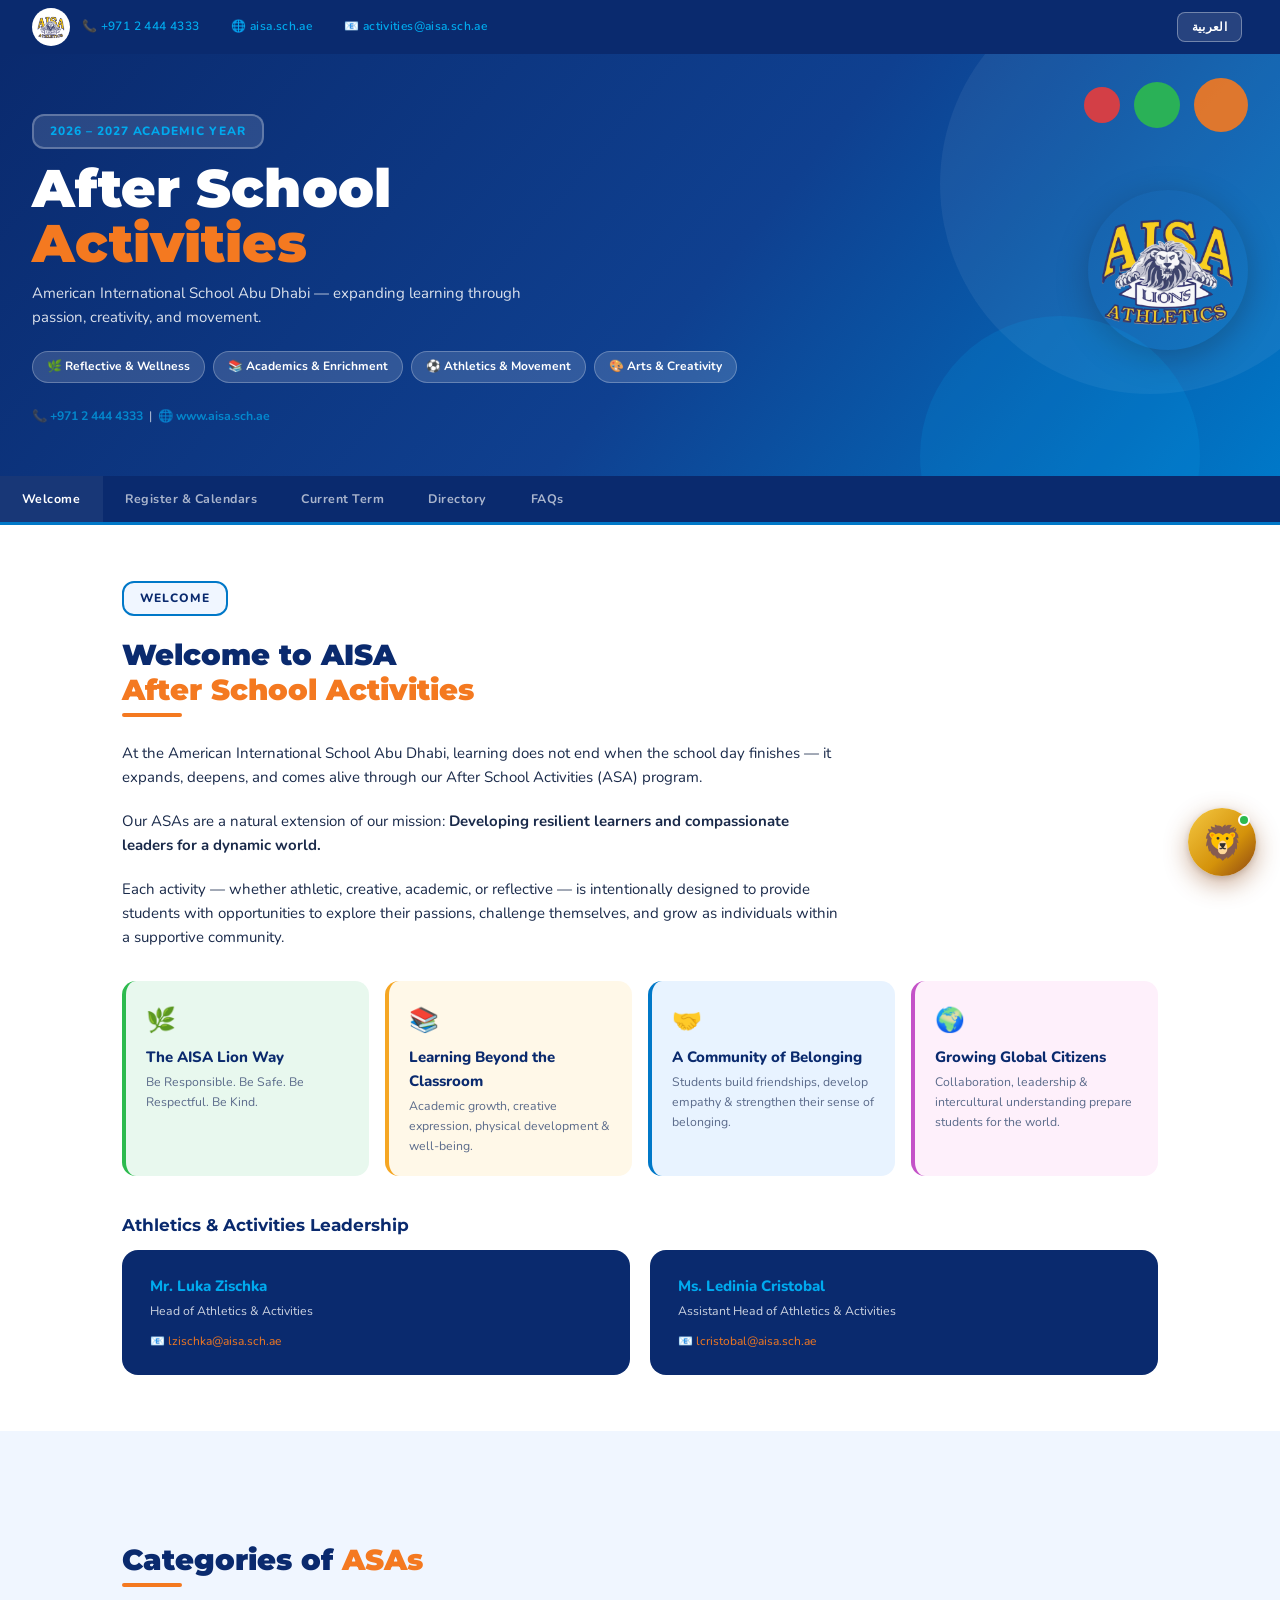
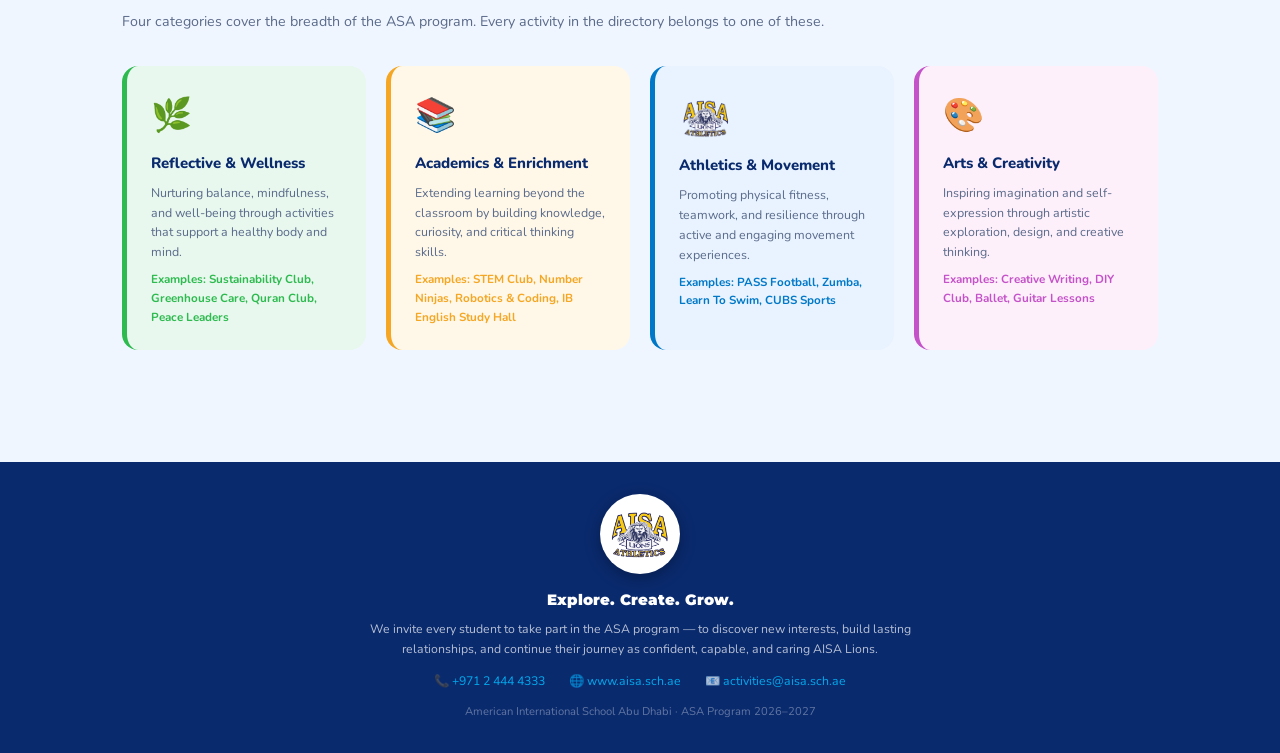
<file: index.html>
<!DOCTYPE html>
<html lang="en">
<head>
<meta charset="UTF-8"/>
<meta name="viewport" content="width=device-width, initial-scale=1.0"/>
<title>AISA After School Activities 2026–2027 — Welcome</title>
<link href="https://fonts.googleapis.com/css2?family=Nunito:wght@400;600;700;800;900&family=Montserrat:wght@700;800;900&display=swap" rel="stylesheet"/>
<link rel="stylesheet" href="styles.css?v=202606231009"/>
</head>
<body>

<!-- ═══ TOP BAR ═══ -->
<div class="topbar no-print" style="display:flex;align-items:center;gap:16px;flex-wrap:wrap">
  <div style="display:flex;align-items:center;gap:12px">
    <img src="aisa-lions-athletics.png" alt="AISA Lions Athletics" class="topbar-logo"/>
    <div class="contact" style="display:flex;gap:16px;flex-wrap:wrap;font-size:.8rem">
      <span>📞 <a href="tel:+97124444333">+971 2 444 4333</a></span>
      <span>🌐 <a href="https://www.aisa.sch.ae/" target="_blank">aisa.sch.ae</a></span>
      <span>📧 <a href="mailto:activities@aisa.sch.ae">activities@aisa.sch.ae</a></span>
    </div>
  </div>
</div>

<!-- ═══ HERO ═══ -->
<div class="hero" id="top">
  <div class="hero-blobs">
    <div class="blob blob-red"></div>
    <div class="blob blob-green"></div>
    <div class="blob blob-orange"></div>
  </div>
  <div style="flex:1;min-width:260px;position:relative;z-index:1">
    <div class="hero-badge" data-i18n="hero_badge_index">2026 – 2027 Academic Year</div>
    <h1 class="hero-title" data-i18n-html="hero_h1_index">After School<br/><span>Activities</span></h1>
    <p class="hero-sub" data-i18n="hero_sub_index">American International School Abu Dhabi — expanding learning through passion, creativity, and movement.</p>
    <div class="hero-pills">
      <div class="pill" data-i18n="pill_wellness">🌿 Reflective &amp; Wellness</div>
      <div class="pill" data-i18n="pill_academic">📚 Academics &amp; Enrichment</div>
      <div class="pill" data-i18n="pill_athletic">⚽️ Athletics &amp; Movement</div>
      <div class="pill" data-i18n="pill_arts">🎨 Arts &amp; Creativity</div>
    </div>
    <div class="hero-contact">
      📞 <a href="tel:+97124444333">+971 2 444 4333</a> &nbsp;|&nbsp;
      🌐 <a href="https://www.aisa.sch.ae/" target="_blank">www.aisa.sch.ae</a>
    </div>
  </div>
  <div class="hero-logo">
    <img src="aisa-lions-athletics.png" alt="AISA Lions Athletics"/>
  </div>
</div>

<!-- ═══ NAV ═══ -->
<nav class="nav-tabs no-print">
  <a href="index.html" data-page="index.html" data-i18n="nav_welcome">Welcome</a>
  <a href="about-asas.html" data-page="about-asas.html" data-i18n="nav_about">Register &amp; Calendars</a>
  <a href="terms.html" data-page="terms.html" data-i18n="nav_terms">Current Term</a>
  <a href="directory.html" data-page="directory.html" data-i18n="nav_directory">Directory</a>
  <a href="faqs.html" data-page="faqs.html" data-i18n="nav_faqs">FAQs</a>
</nav>

<!-- ═══════════════════════════════════════
     WELCOME
═══════════════════════════════════════ -->
<section class="section" id="welcome">
  <div class="hero-badge" style="background:var(--light);color:var(--navy);border:2px solid var(--blue)" data-i18n="welcome_badge">Welcome</div>
  <h2 class="section-title" style="margin-top:10px" data-i18n-html="welcome_h2">Welcome to AISA<br/><span>After School Activities</span></h2>
  <div class="divider"></div>
  <p style="max-width:720px;margin-bottom:20px" data-i18n="welcome_p1">
    At the American International School Abu Dhabi, learning does not end when the school day finishes — it expands, deepens, and comes alive through our After School Activities (ASA) program.
  </p>
  <p style="max-width:720px;margin-bottom:20px" data-i18n-html="welcome_p2">
    Our ASAs are a natural extension of our mission: <strong>Developing resilient learners and compassionate leaders for a dynamic world.</strong>
  </p>
  <p style="max-width:720px;margin-bottom:32px" data-i18n="welcome_p3">
    Each activity — whether athletic, creative, academic, or reflective — is intentionally designed to provide students with opportunities to explore their passions, challenge themselves, and grow as individuals within a supportive community.
  </p>

  <div style="display:grid;grid-template-columns:repeat(auto-fit,minmax(200px,1fr));gap:16px;margin-bottom:40px">
    <div style="background:var(--wellness-bg);border-radius:14px;padding:20px;border-left:4px solid var(--wellness-accent)">
      <div style="font-size:1.6rem">🌿</div>
      <div style="font-weight:800;color:var(--navy);margin:6px 0 4px" data-i18n="card_lion_title">The AISA Lion Way</div>
      <div style="font-size:.82rem;color:var(--muted)" data-i18n="card_lion_desc">Be Responsible. Be Safe. Be Respectful. Be Kind.</div>
    </div>
    <div style="background:var(--academic-bg);border-radius:14px;padding:20px;border-left:4px solid var(--academic-accent)">
      <div style="font-size:1.6rem">📚</div>
      <div style="font-weight:800;color:var(--navy);margin:6px 0 4px" data-i18n="card_learn_title">Learning Beyond the Classroom</div>
      <div style="font-size:.82rem;color:var(--muted)" data-i18n="card_learn_desc">Academic growth, creative expression, physical development &amp; well-being.</div>
    </div>
    <div style="background:var(--athletic-bg);border-radius:14px;padding:20px;border-left:4px solid var(--athletic-accent)">
      <div style="font-size:1.6rem">🤝</div>
      <div style="font-weight:800;color:var(--navy);margin:6px 0 4px" data-i18n="card_comm_title">A Community of Belonging</div>
      <div style="font-size:.82rem;color:var(--muted)" data-i18n="card_comm_desc">Students build friendships, develop empathy &amp; strengthen their sense of belonging.</div>
    </div>
    <div style="background:var(--arts-bg);border-radius:14px;padding:20px;border-left:4px solid var(--arts-accent)">
      <div style="font-size:1.6rem">🌍</div>
      <div style="font-weight:800;color:var(--navy);margin:6px 0 4px" data-i18n="card_globe_title">Growing Global Citizens</div>
      <div style="font-size:.82rem;color:var(--muted)" data-i18n="card_globe_desc">Collaboration, leadership &amp; intercultural understanding prepare students for the world.</div>
    </div>
  </div>

  <h3 style="font-size:1.1rem;color:var(--navy);margin-bottom:14px" data-i18n="staff_heading">Athletics &amp; Activities Leadership</h3>
  <div class="staff-grid">
    <div class="staff-card">
      <div class="name">Mr. Luka Zischka</div>
      <div class="role">Head of Athletics &amp; Activities</div>
      <div class="email">📧 lzischka@aisa.sch.ae</div>
    </div>
    <div class="staff-card">
      <div class="name">Ms. Ledinia Cristobal</div>
      <div class="role">Assistant Head of Athletics &amp; Activities</div>
      <div class="email">📧 lcristobal@aisa.sch.ae</div>
    </div>
  </div>
</section>

<!-- ═══════════════════════════════════════
     CATEGORIES
═══════════════════════════════════════ -->
<div class="band" id="categories">
  <div class="section" style="padding-top:56px;padding-bottom:56px">
    <h2 class="section-title" data-i18n-html="cat_h2">Categories of <span>ASAs</span></h2>
    <div class="divider"></div>
    <p class="section-sub" data-i18n="cat_sub">Four categories cover the breadth of the ASA program. Every activity in the directory belongs to one of these.</p>
    <div class="cat-grid">
      <div class="cat-card wellness">
        <div class="cat-icon">🌿</div>
        <div class="cat-name" data-i18n="cat_wellness_name">Reflective &amp; Wellness</div>
        <div class="cat-desc" data-i18n="cat_wellness_desc">Nurturing balance, mindfulness, and well-being through activities that support a healthy body and mind.</div>
        <div style="font-size:.78rem;font-weight:700;color:var(--wellness-accent)" data-i18n="cat_wellness_eg">Examples: Sustainability Club, Greenhouse Care, Quran Club, Peace Leaders</div>
      </div>
      <div class="cat-card academic">
        <div class="cat-icon">📚</div>
        <div class="cat-name" data-i18n="cat_academic_name">Academics &amp; Enrichment</div>
        <div class="cat-desc" data-i18n="cat_academic_desc">Extending learning beyond the classroom by building knowledge, curiosity, and critical thinking skills.</div>
        <div style="font-size:.78rem;font-weight:700;color:var(--academic-accent)" data-i18n="cat_academic_eg">Examples: STEM Club, Number Ninjas, Robotics &amp; Coding, IB English Study Hall</div>
      </div>
      <div class="cat-card athletic">
        <div class="cat-icon"><img src="aisa-lions-athletics.png" alt="AISA Lions Athletics" style="width:54px;height:54px;object-fit:contain;vertical-align:middle"/></div>
        <div class="cat-name" data-i18n="cat_athletic_name">Athletics &amp; Movement</div>
        <div class="cat-desc" data-i18n="cat_athletic_desc">Promoting physical fitness, teamwork, and resilience through active and engaging movement experiences.</div>
        <div style="font-size:.78rem;font-weight:700;color:var(--athletic-accent)" data-i18n="cat_athletic_eg">Examples: PASS Football, Zumba, Learn To Swim, CUBS Sports</div>
      </div>
      <div class="cat-card arts">
        <div class="cat-icon">🎨</div>
        <div class="cat-name" data-i18n="cat_arts_name">Arts &amp; Creativity</div>
        <div class="cat-desc" data-i18n="cat_arts_desc">Inspiring imagination and self-expression through artistic exploration, design, and creative thinking.</div>
        <div style="font-size:.78rem;font-weight:700;color:var(--arts-accent)" data-i18n="cat_arts_eg">Examples: Creative Writing, DIY Club, Ballet, Guitar Lessons</div>
      </div>
    </div>
  </div>
</div>

<!-- ═══════════════════════════════════════
     FOOTER
═══════════════════════════════════════ -->
<footer>
  <img src="aisa-lions-athletics.png" alt="AISA Lions Athletics" class="footer-logo"/>
  <div style="font-family:'Montserrat',sans-serif;font-size:1rem;font-weight:900;color:#fff;margin-bottom:8px" data-i18n="footer_tagline">
    Explore. Create. Grow.
  </div>
  <p style="margin-bottom:12px;max-width:560px;margin-left:auto;margin-right:auto" data-i18n="footer_invite">
    We invite every student to take part in the ASA program — to discover new interests, build lasting relationships, and continue their journey as confident, capable, and caring AISA Lions.
  </p>
  <div style="display:flex;justify-content:center;gap:24px;flex-wrap:wrap;margin-bottom:12px">
    <span>📞 <a href="tel:+97124444333">+971 2 444 4333</a></span>
    <span>🌐 <a href="https://www.aisa.sch.ae/" target="_blank">www.aisa.sch.ae</a></span>
    <span>📧 <a href="mailto:activities@aisa.sch.ae">activities@aisa.sch.ae</a></span>
  </div>
  <div style="opacity:.5;font-size:.75rem" data-i18n="footer_copy">American International School Abu Dhabi · ASA Program 2026–2027</div>
</footer>

<script src="script.js?v=202606231009"></script>
</body>
</html>
</file>
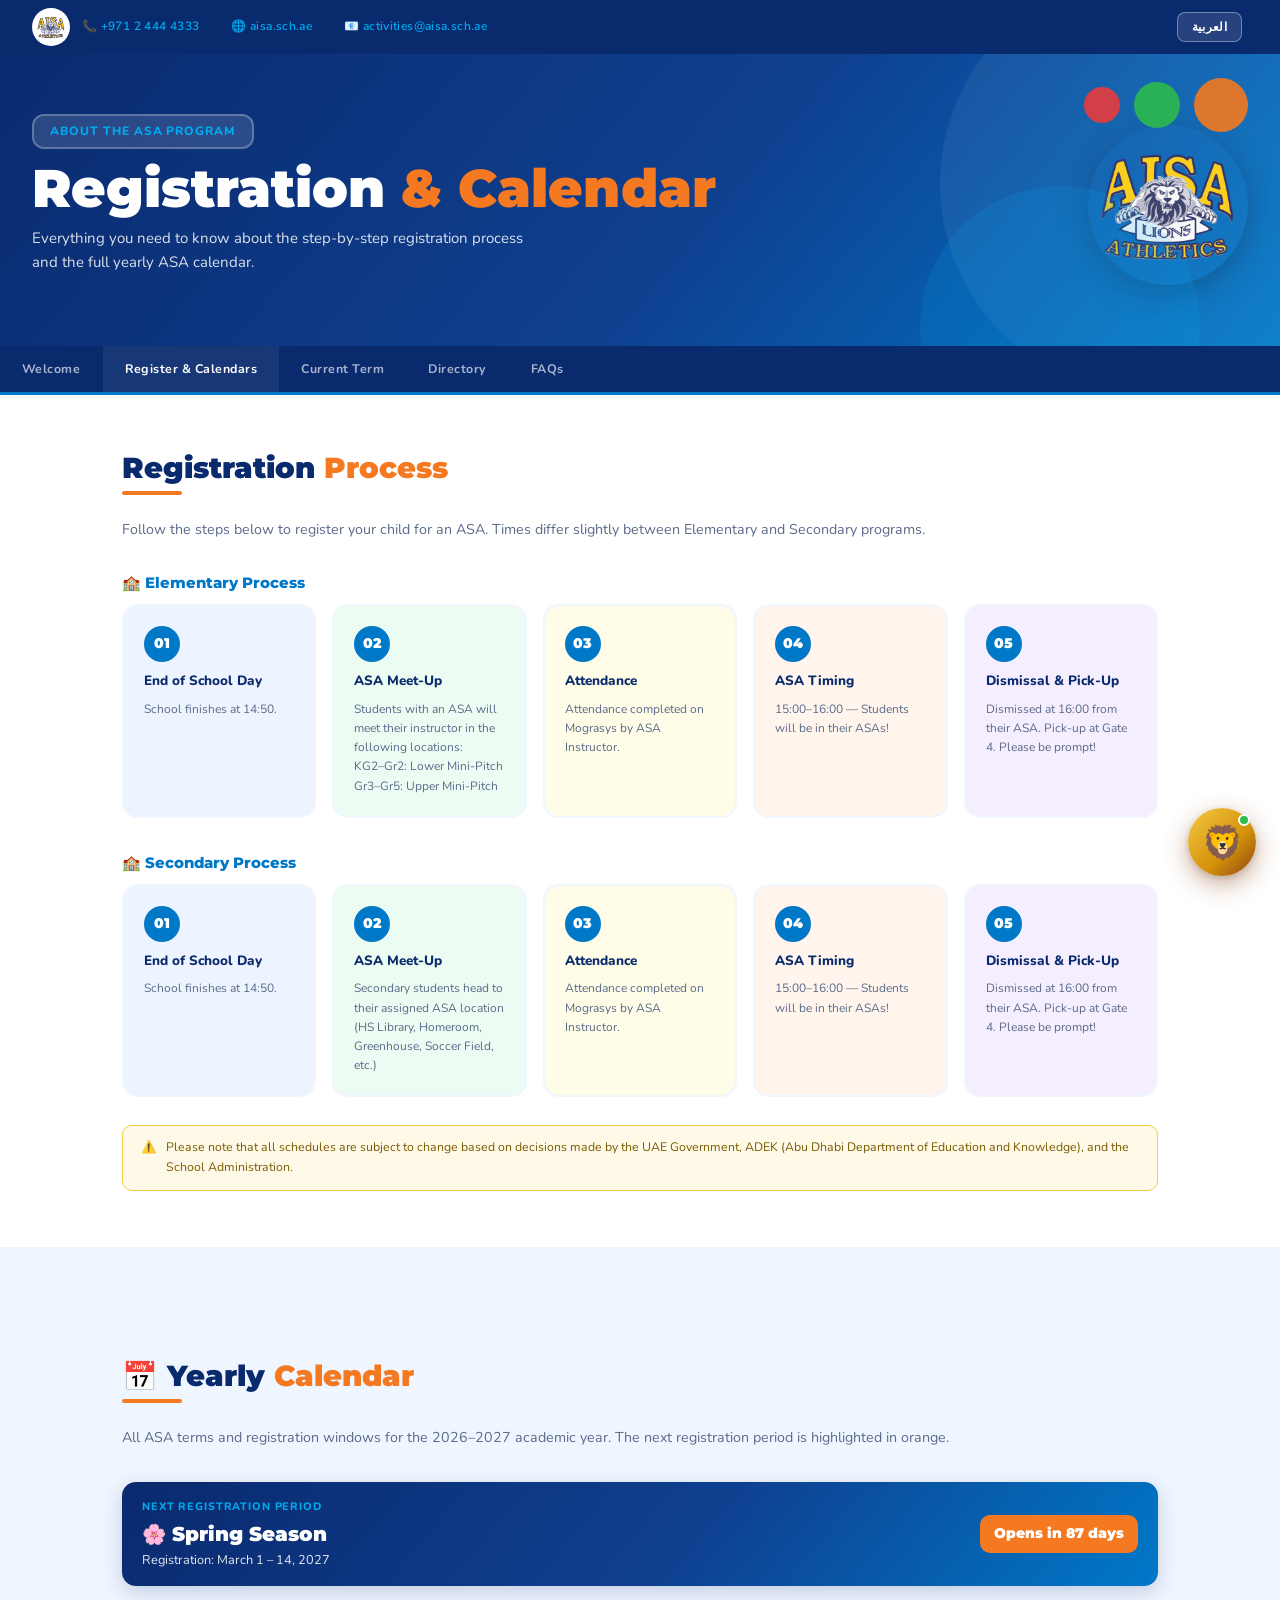
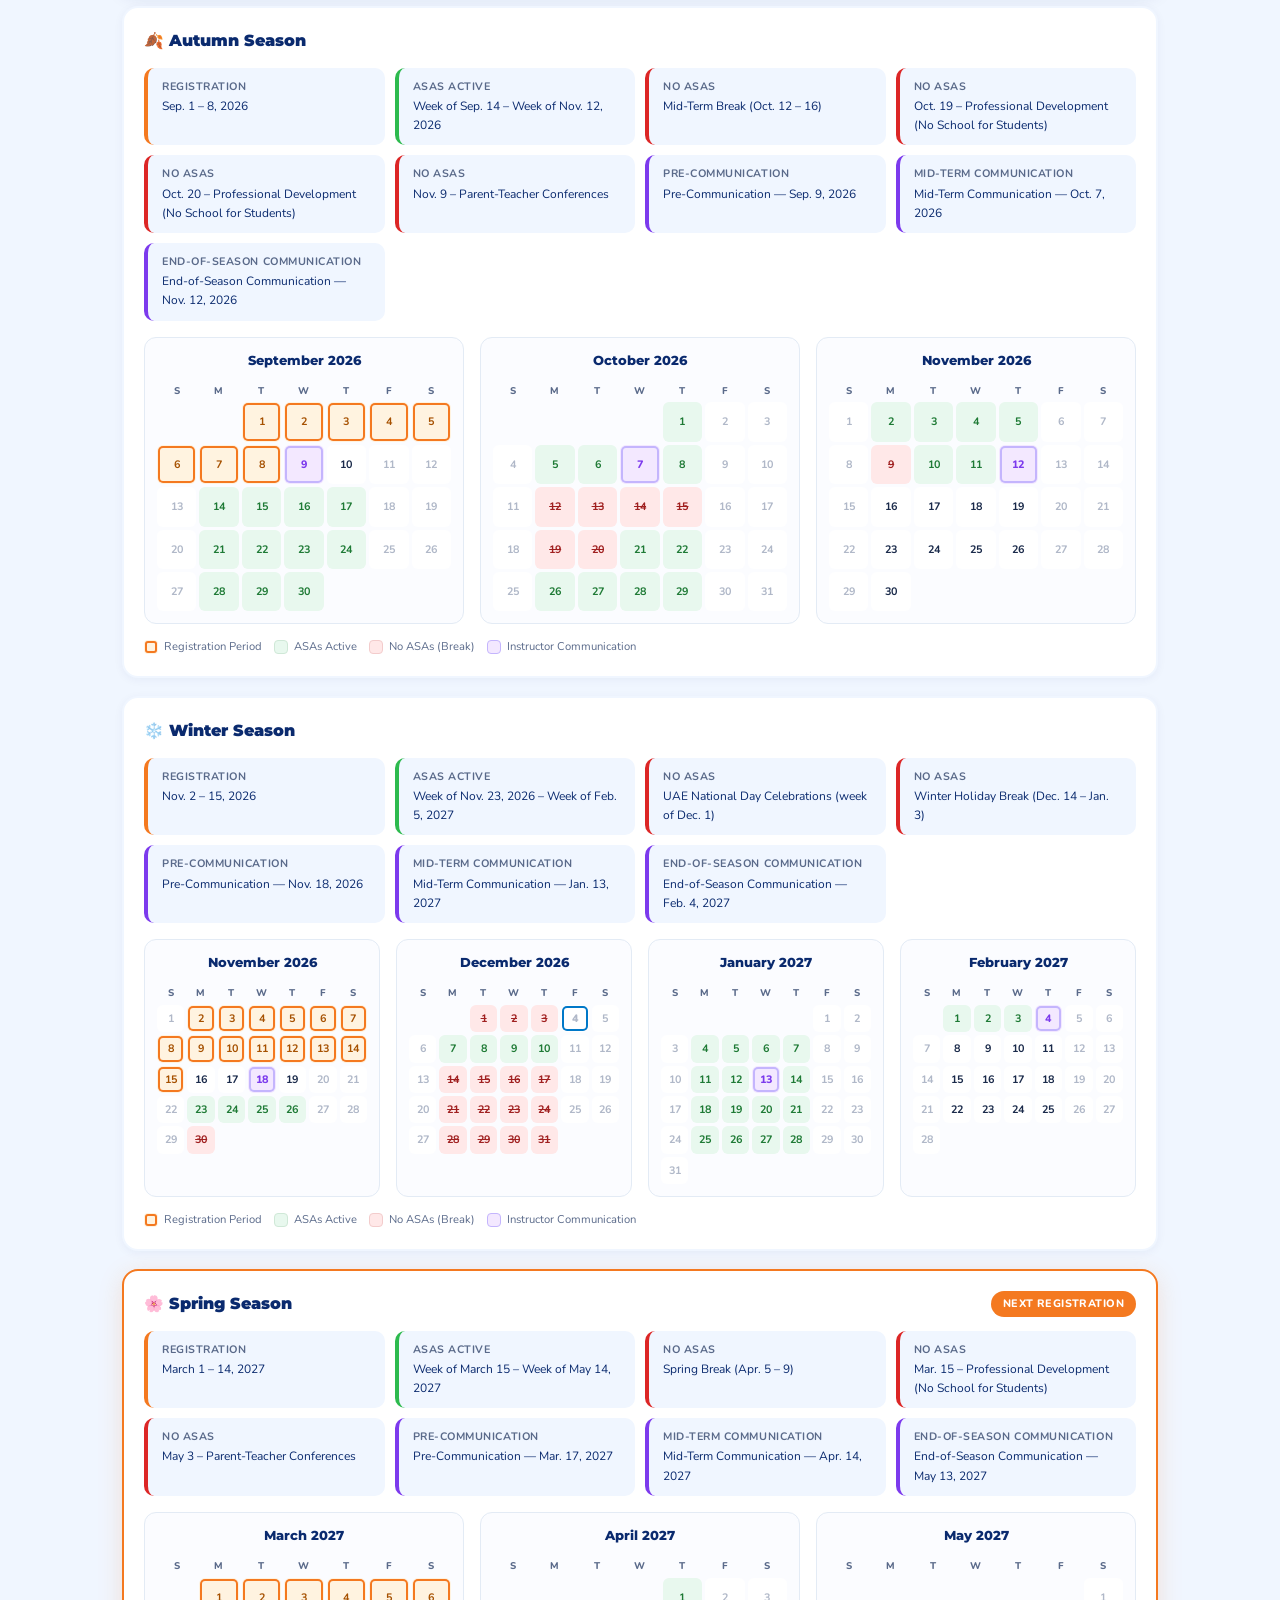
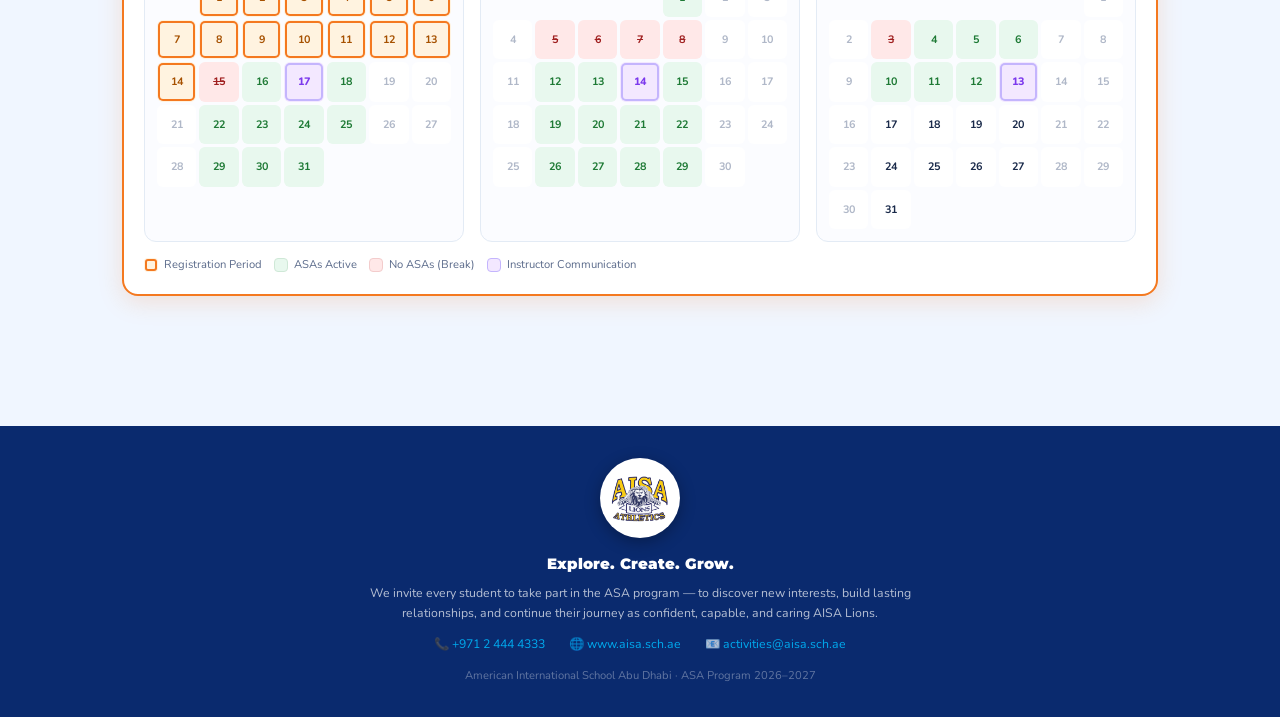
<file: about-asas.html>
<!DOCTYPE html>
<html lang="en">
<head>
<meta charset="UTF-8"/>
<meta name="viewport" content="width=device-width, initial-scale=1.0"/>
<title>AISA ASAs — About &amp; Registration</title>
<link href="https://fonts.googleapis.com/css2?family=Nunito:wght@400;600;700;800;900&family=Montserrat:wght@700;800;900&display=swap" rel="stylesheet"/>
<link rel="stylesheet" href="styles.css?v=202606231009"/>
</head>
<body>

<!-- ═══ TOP BAR ═══ -->
<div class="topbar no-print" style="display:flex;align-items:center;gap:16px;flex-wrap:wrap">
  <div style="display:flex;align-items:center;gap:12px">
    <img src="aisa-lions-athletics.png" alt="AISA Lions Athletics" class="topbar-logo"/>
    <div class="contact" style="display:flex;gap:16px;flex-wrap:wrap;font-size:.8rem">
      <span>📞 <a href="tel:+97124444333">+971 2 444 4333</a></span>
      <span>🌐 <a href="https://www.aisa.sch.ae/" target="_blank">aisa.sch.ae</a></span>
      <span>📧 <a href="mailto:activities@aisa.sch.ae">activities@aisa.sch.ae</a></span>
    </div>
  </div>
</div>

<!-- ═══ HERO ═══ -->
<div class="hero" id="top">
  <div class="hero-blobs">
    <div class="blob blob-red"></div>
    <div class="blob blob-green"></div>
    <div class="blob blob-orange"></div>
  </div>
  <div style="flex:1;min-width:260px;position:relative;z-index:1">
    <div class="hero-badge" data-i18n="hero_badge_about">About the ASA Program</div>
    <h1 class="hero-title" data-i18n-html="hero_h1_about">Registration <span>&amp; Calendar</span></h1>
    <p class="hero-sub" data-i18n="hero_sub_about">Everything you need to know about the step-by-step registration process and the full yearly ASA calendar.</p>
  </div>
  <div class="hero-logo">
    <img src="aisa-lions-athletics.png" alt="AISA Lions Athletics"/>
  </div>
</div>

<!-- ═══ NAV ═══ -->
<nav class="nav-tabs no-print">
  <a href="index.html" data-page="index.html" data-i18n="nav_welcome">Welcome</a>
  <a href="about-asas.html" data-page="about-asas.html" data-i18n="nav_about">Register &amp; Calendars</a>
  <a href="terms.html" data-page="terms.html" data-i18n="nav_terms">Current Term</a>
  <a href="directory.html" data-page="directory.html" data-i18n="nav_directory">Directory</a>
  <a href="faqs.html" data-page="faqs.html" data-i18n="nav_faqs">FAQs</a>
</nav>

<!-- ═══════════════════════════════════════
     REGISTRATION PROCESS
═══════════════════════════════════════ -->
<section class="section" id="process">
  <h2 class="section-title" data-i18n-html="proc_h2">Registration <span>Process</span></h2>
  <div class="divider"></div>
  <p class="section-sub" data-i18n="proc_sub">Follow the steps below to register your child for an ASA. Times differ slightly between Elementary and Secondary programs.</p>

  <h3 style="font-size:1rem;color:var(--blue);margin:20px 0 12px;font-weight:800" data-i18n="elem_heading">🏫 Elementary Process</h3>
  <div class="steps" style="margin-bottom:36px">
    <div class="step"><div class="step-num">01</div><div class="step-title" data-i18n="step1_title">End of School Day</div><div class="step-desc" data-i18n="step1_desc">School finishes at 14:50.</div></div>
    <div class="step"><div class="step-num">02</div><div class="step-title" data-i18n="step2_title">ASA Meet-Up</div><div class="step-desc" data-i18n-html="step2_elem_desc">Students with an ASA will meet their instructor in the following locations:<br>KG2–Gr2: Lower Mini-Pitch<br>Gr3–Gr5: Upper Mini-Pitch</div></div>
    <div class="step"><div class="step-num">03</div><div class="step-title" data-i18n="step3_title">Attendance</div><div class="step-desc" data-i18n="step3_desc">Attendance completed on Mograsys by ASA Instructor.</div></div>
    <div class="step"><div class="step-num">04</div><div class="step-title" data-i18n="step4_title">ASA Timing</div><div class="step-desc" data-i18n="step4_desc">15:00–16:00 — Students will be in their ASAs!</div></div>
    <div class="step"><div class="step-num">05</div><div class="step-title" data-i18n="step5_title">Dismissal &amp; Pick-Up</div><div class="step-desc" data-i18n="step5_desc">Dismissed at 16:00 from their ASA. Pick-up at Gate 4. Please be prompt!</div></div>
  </div>

  <h3 style="font-size:1rem;color:var(--blue);margin-bottom:12px;font-weight:800" data-i18n="sec_heading">🏫 Secondary Process</h3>
  <div class="steps" style="margin-bottom:28px">
    <div class="step"><div class="step-num">01</div><div class="step-title" data-i18n="step1_title">End of School Day</div><div class="step-desc" data-i18n="step1_desc">School finishes at 14:50.</div></div>
    <div class="step"><div class="step-num">02</div><div class="step-title" data-i18n="step2_title">ASA Meet-Up</div><div class="step-desc" data-i18n="step2_sec_desc">Secondary students head to their assigned ASA location (HS Library, Homeroom, Greenhouse, Soccer Field, etc.)</div></div>
    <div class="step"><div class="step-num">03</div><div class="step-title" data-i18n="step3_title">Attendance</div><div class="step-desc" data-i18n="step3_desc">Attendance completed on Mograsys by ASA Instructor.</div></div>
    <div class="step"><div class="step-num">04</div><div class="step-title" data-i18n="step4_title">ASA Timing</div><div class="step-desc" data-i18n="step4_desc">15:00–16:00 — Students will be in their ASAs!</div></div>
    <div class="step"><div class="step-num">05</div><div class="step-title" data-i18n="step5_title">Dismissal &amp; Pick-Up</div><div class="step-desc" data-i18n="step5_desc">Dismissed at 16:00 from their ASA. Pick-up at Gate 4. Please be prompt!</div></div>
  </div>

  <div class="warning-box">
    ⚠️ <div data-i18n="warning_schedule">Please note that all schedules are subject to change based on decisions made by the UAE Government, ADEK (Abu Dhabi Department of Education and Knowledge), and the School Administration.</div>
  </div>
</section>

<!-- ═══════════════════════════════════════
     YEARLY CALENDAR
═══════════════════════════════════════ -->
<div class="band" id="calendar">
  <div class="section" style="padding-top:56px;padding-bottom:56px">
    <h2 class="section-title" data-i18n-html="cal_h2">📅 Yearly <span>Calendar</span></h2>
    <div class="divider"></div>
    <p class="section-sub" data-i18n="cal_sub">All ASA terms and registration windows for the 2026–2027 academic year. The next registration period is highlighted in orange.</p>

    <div id="next-reg-banner" class="next-reg-banner no-print" hidden>
      <div>
        <div class="nrb-label" data-i18n="nrb_label">Next Registration Period</div>
        <div class="nrb-term" id="nrb-term">—</div>
        <div class="nrb-dates" id="nrb-dates">—</div>
      </div>
      <div class="nrb-count" id="nrb-count">—</div>
    </div>

    <div id="season-calendars"></div>
  </div>
</div>

<!-- ═══════════════════════════════════════
     FOOTER
═══════════════════════════════════════ -->
<footer>
  <img src="aisa-lions-athletics.png" alt="AISA Lions Athletics" class="footer-logo"/>
  <div style="font-family:'Montserrat',sans-serif;font-size:1rem;font-weight:900;color:#fff;margin-bottom:8px" data-i18n="footer_tagline">
    Explore. Create. Grow.
  </div>
  <p style="margin-bottom:12px;max-width:560px;margin-left:auto;margin-right:auto" data-i18n="footer_invite">
    We invite every student to take part in the ASA program — to discover new interests, build lasting relationships, and continue their journey as confident, capable, and caring AISA Lions.
  </p>
  <div style="display:flex;justify-content:center;gap:24px;flex-wrap:wrap;margin-bottom:12px">
    <span>📞 <a href="tel:+97124444333">+971 2 444 4333</a></span>
    <span>🌐 <a href="https://www.aisa.sch.ae/" target="_blank">www.aisa.sch.ae</a></span>
    <span>📧 <a href="mailto:activities@aisa.sch.ae">activities@aisa.sch.ae</a></span>
  </div>
  <div style="opacity:.5;font-size:.75rem" data-i18n="footer_copy">American International School Abu Dhabi · ASA Program 2026–2027</div>
</footer>

<script src="script.js?v=202606231009"></script>
</body>
</html>
</file>
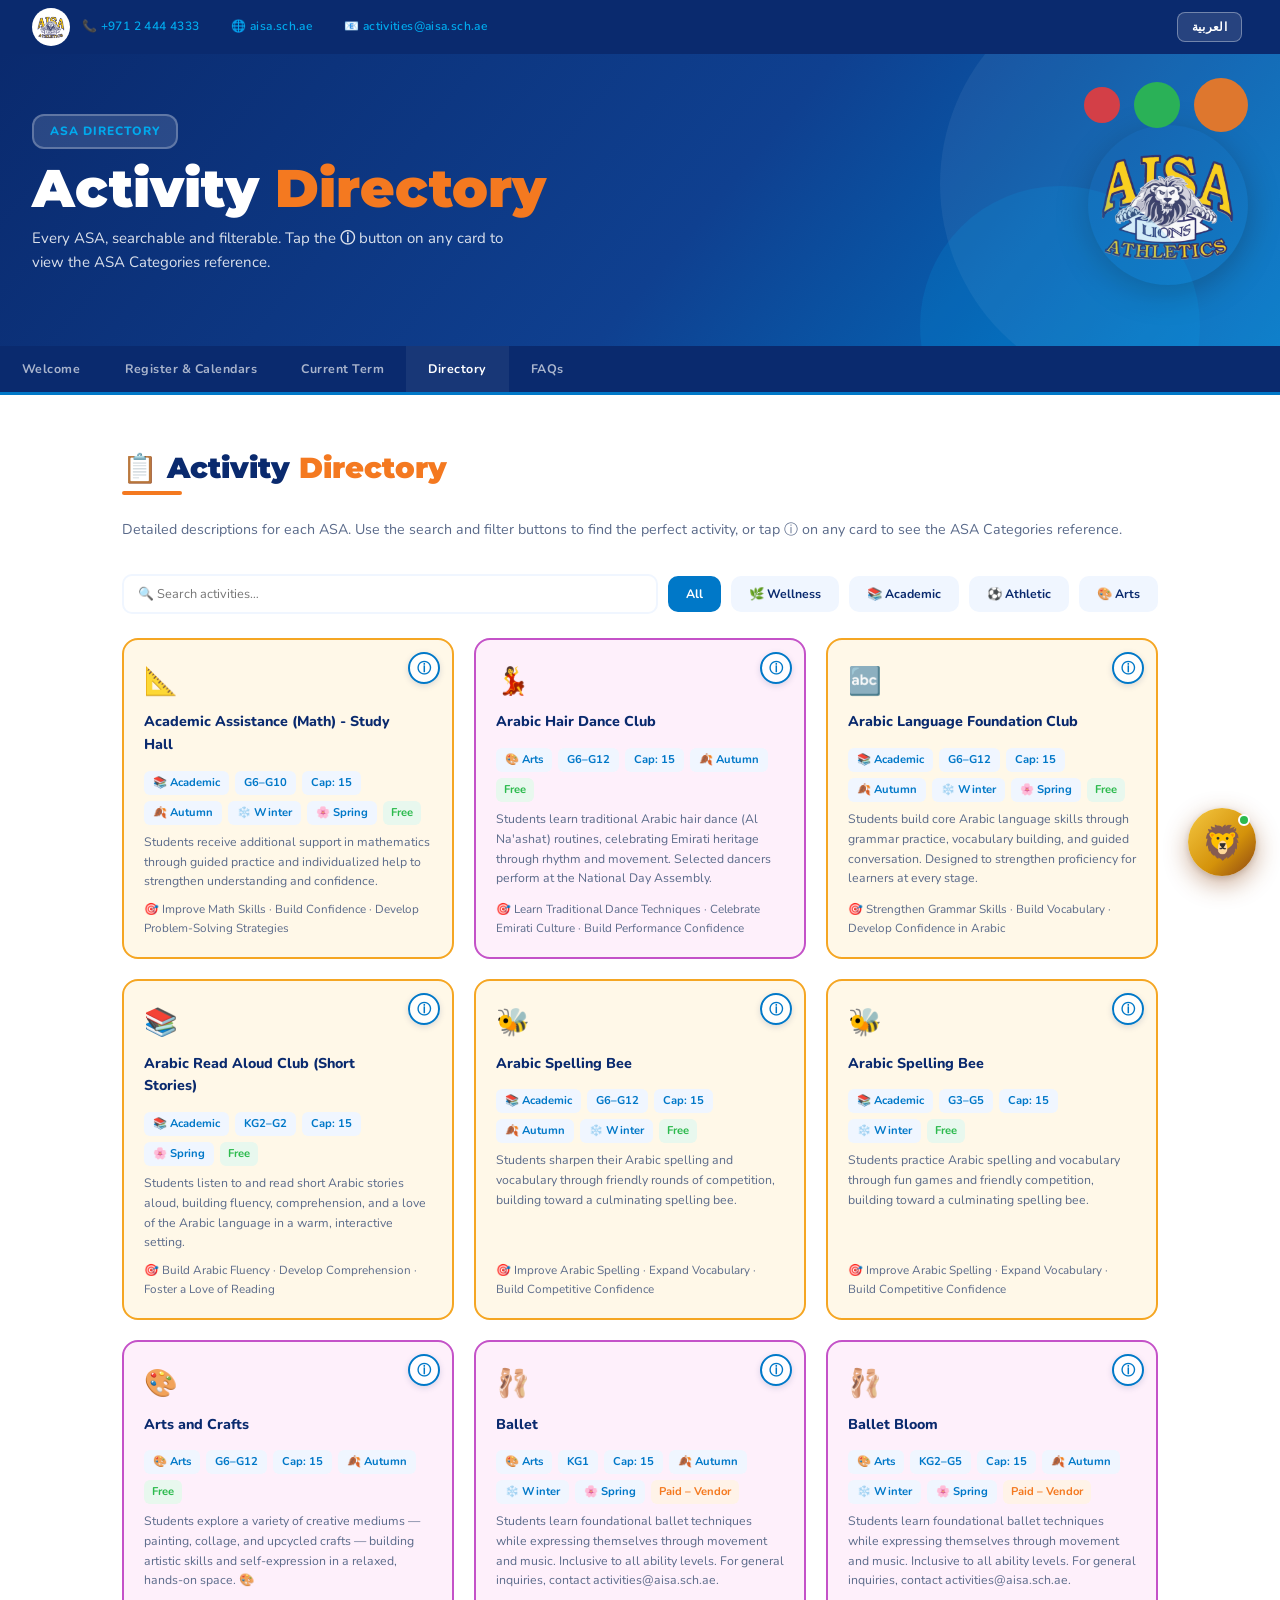
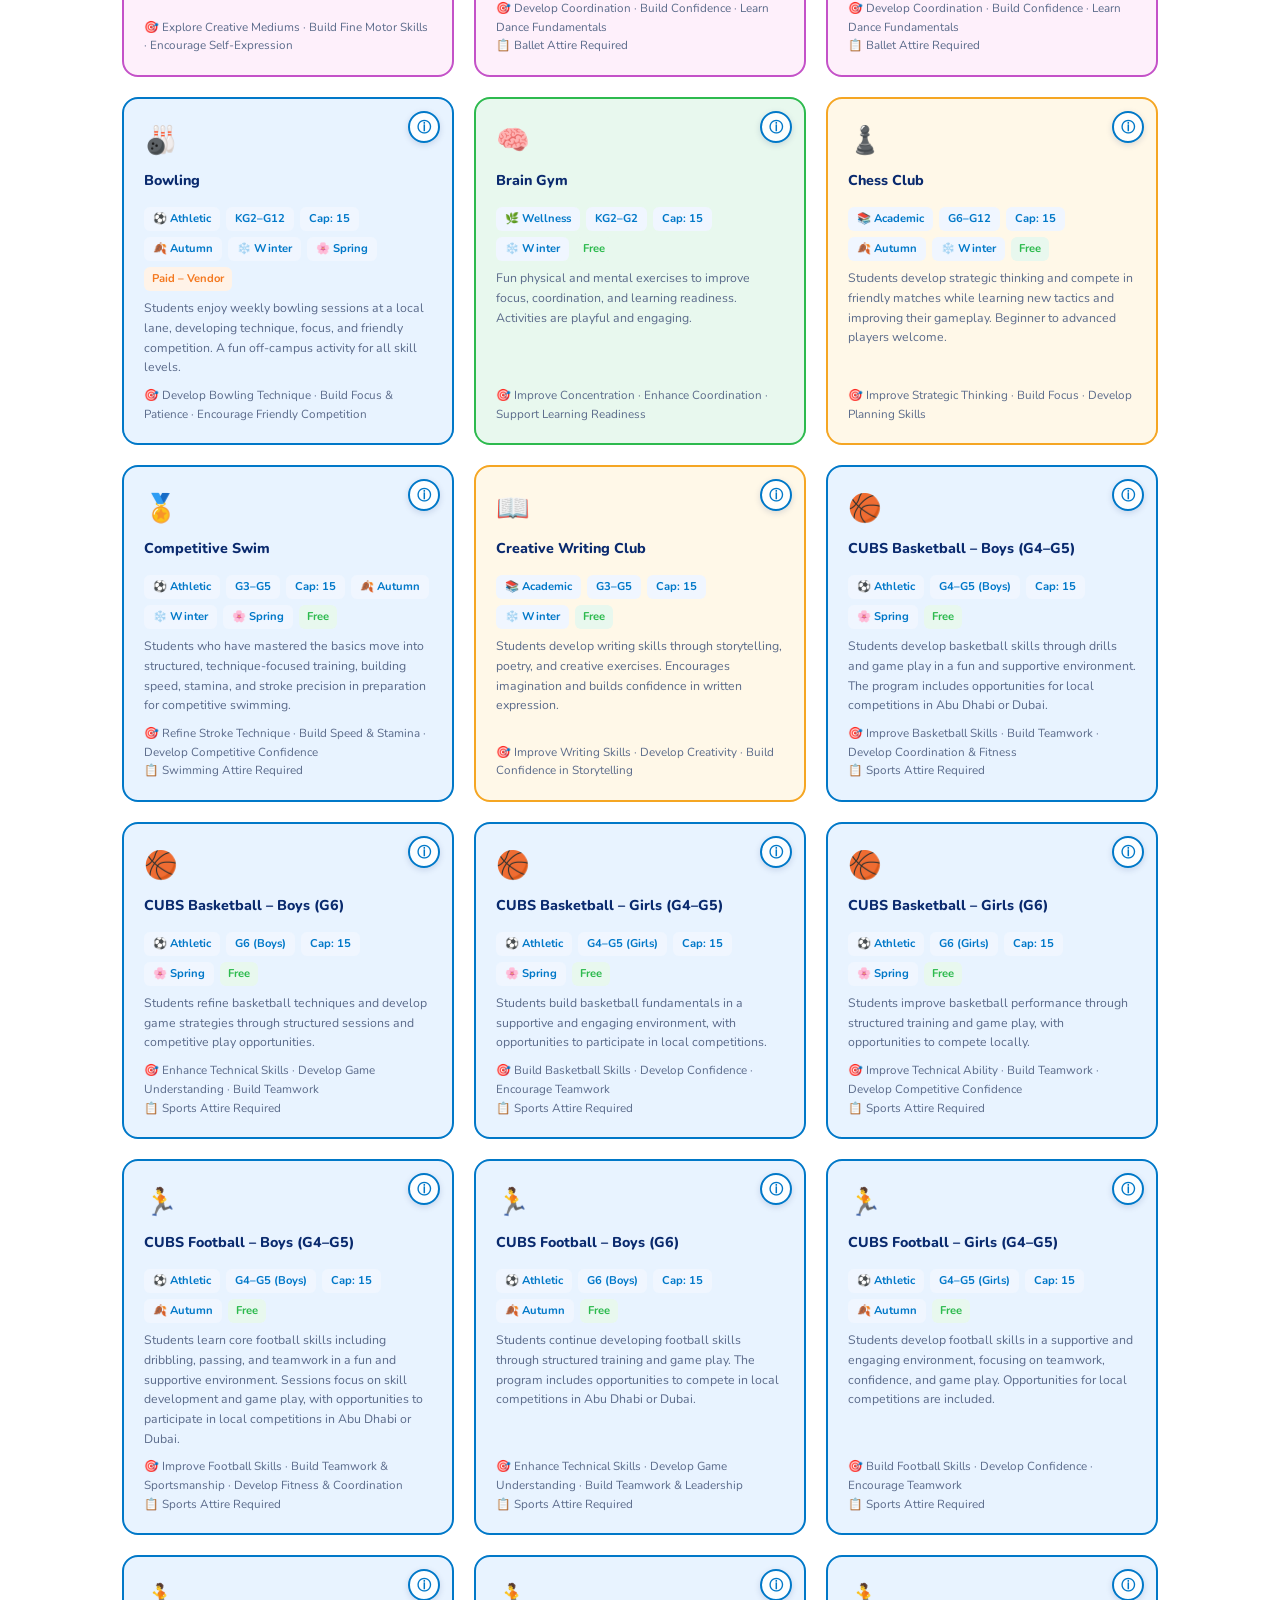
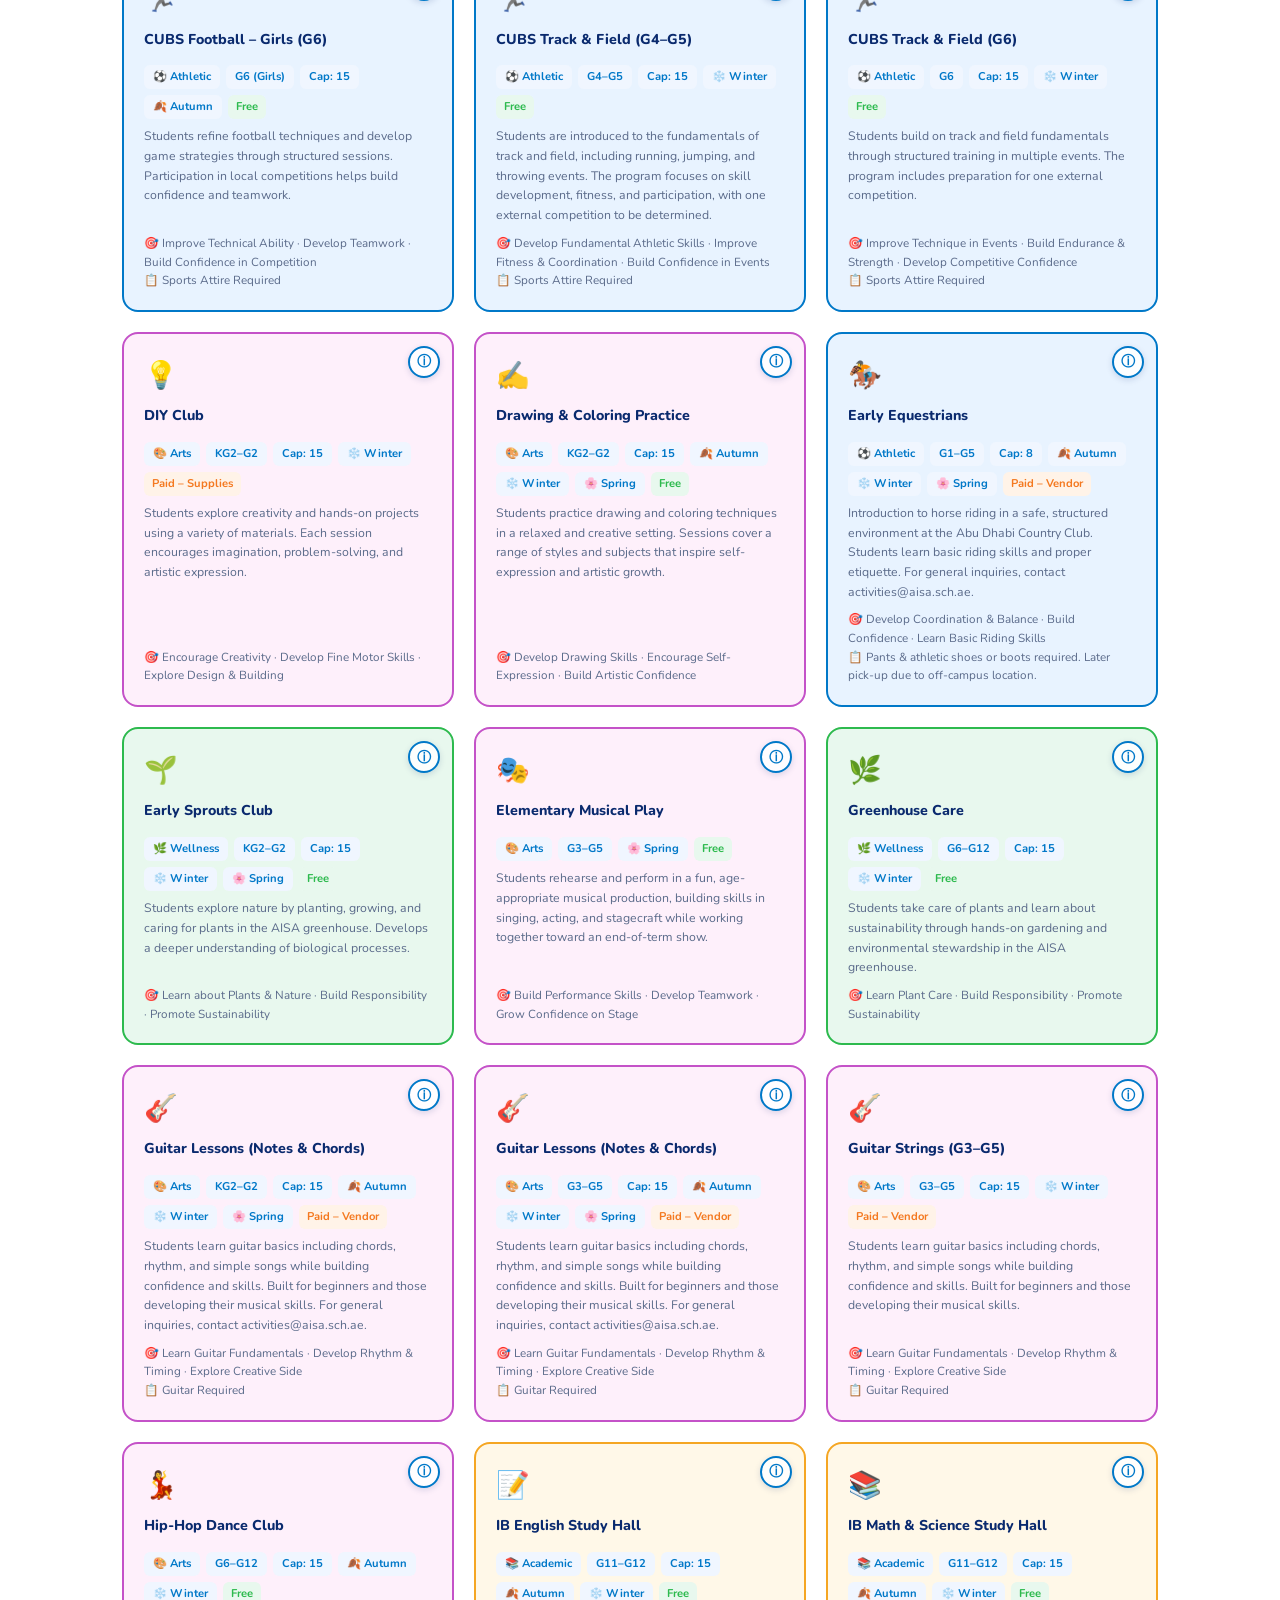
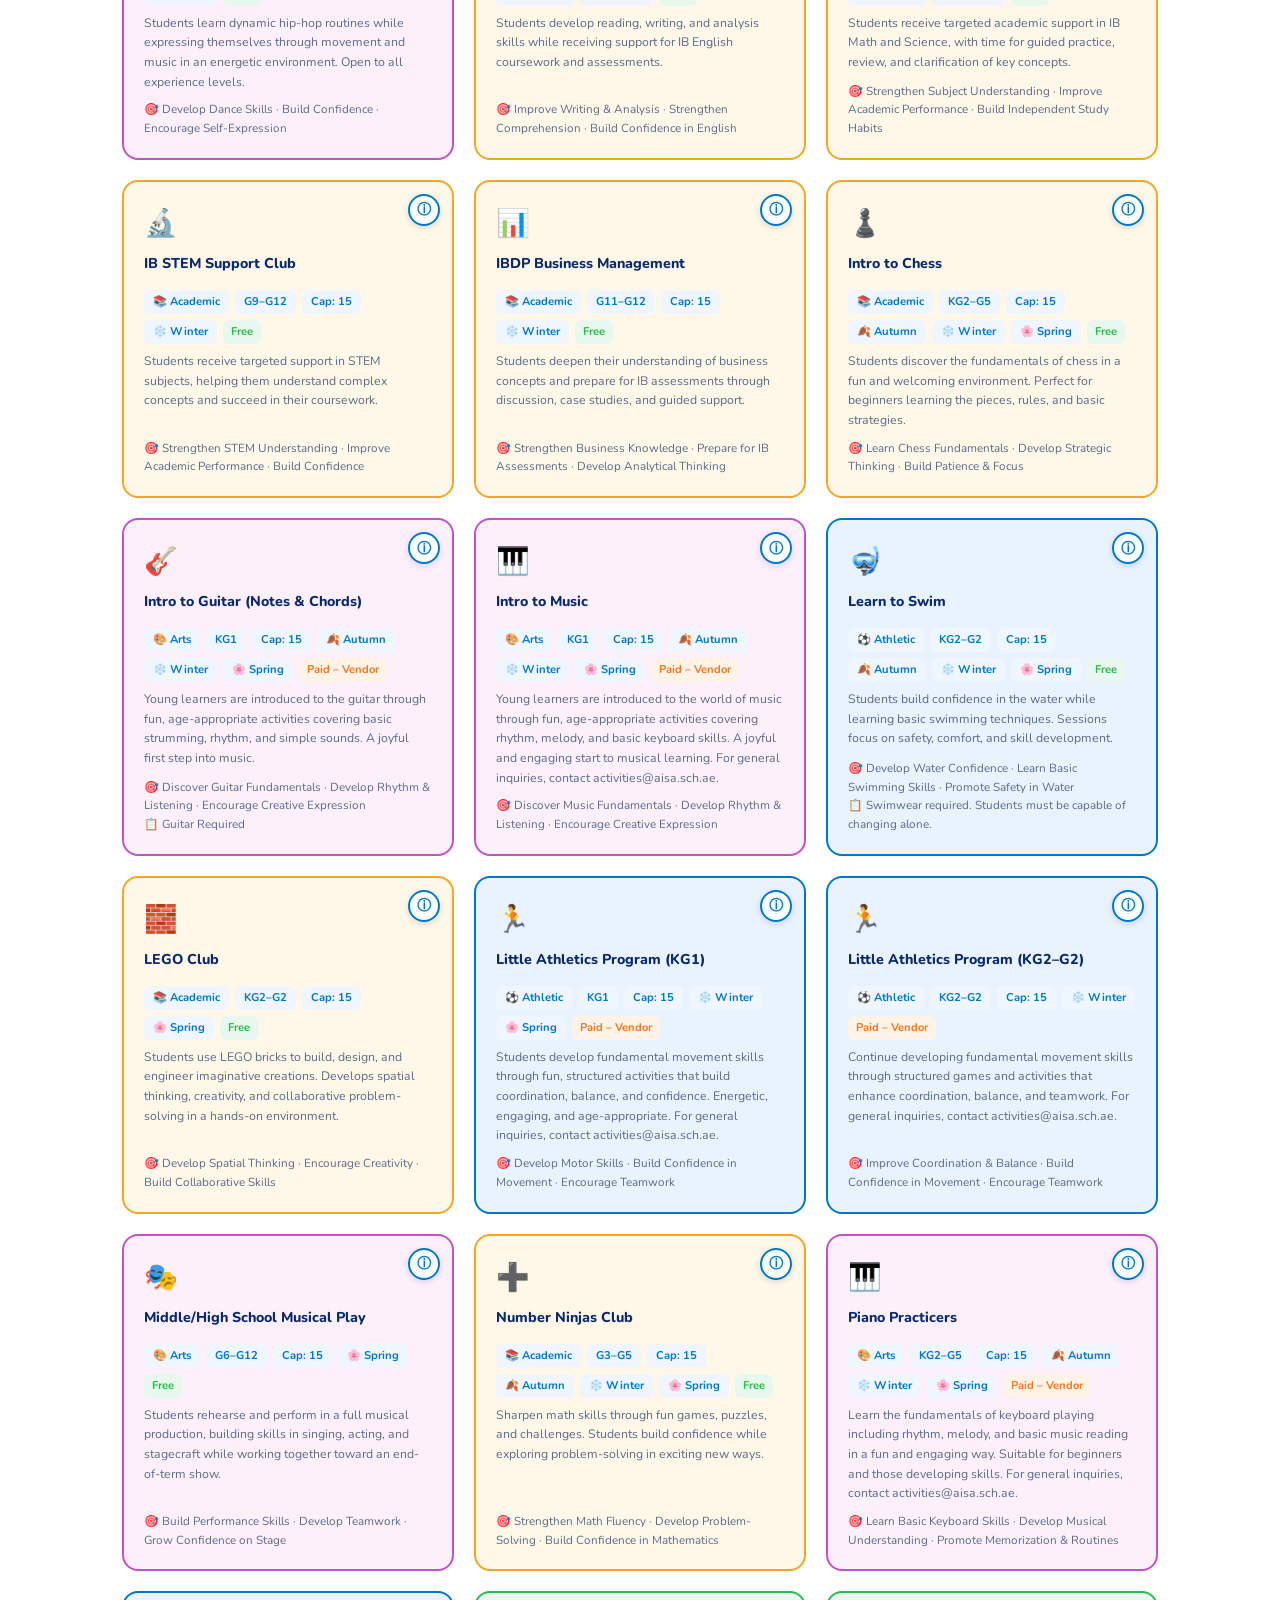
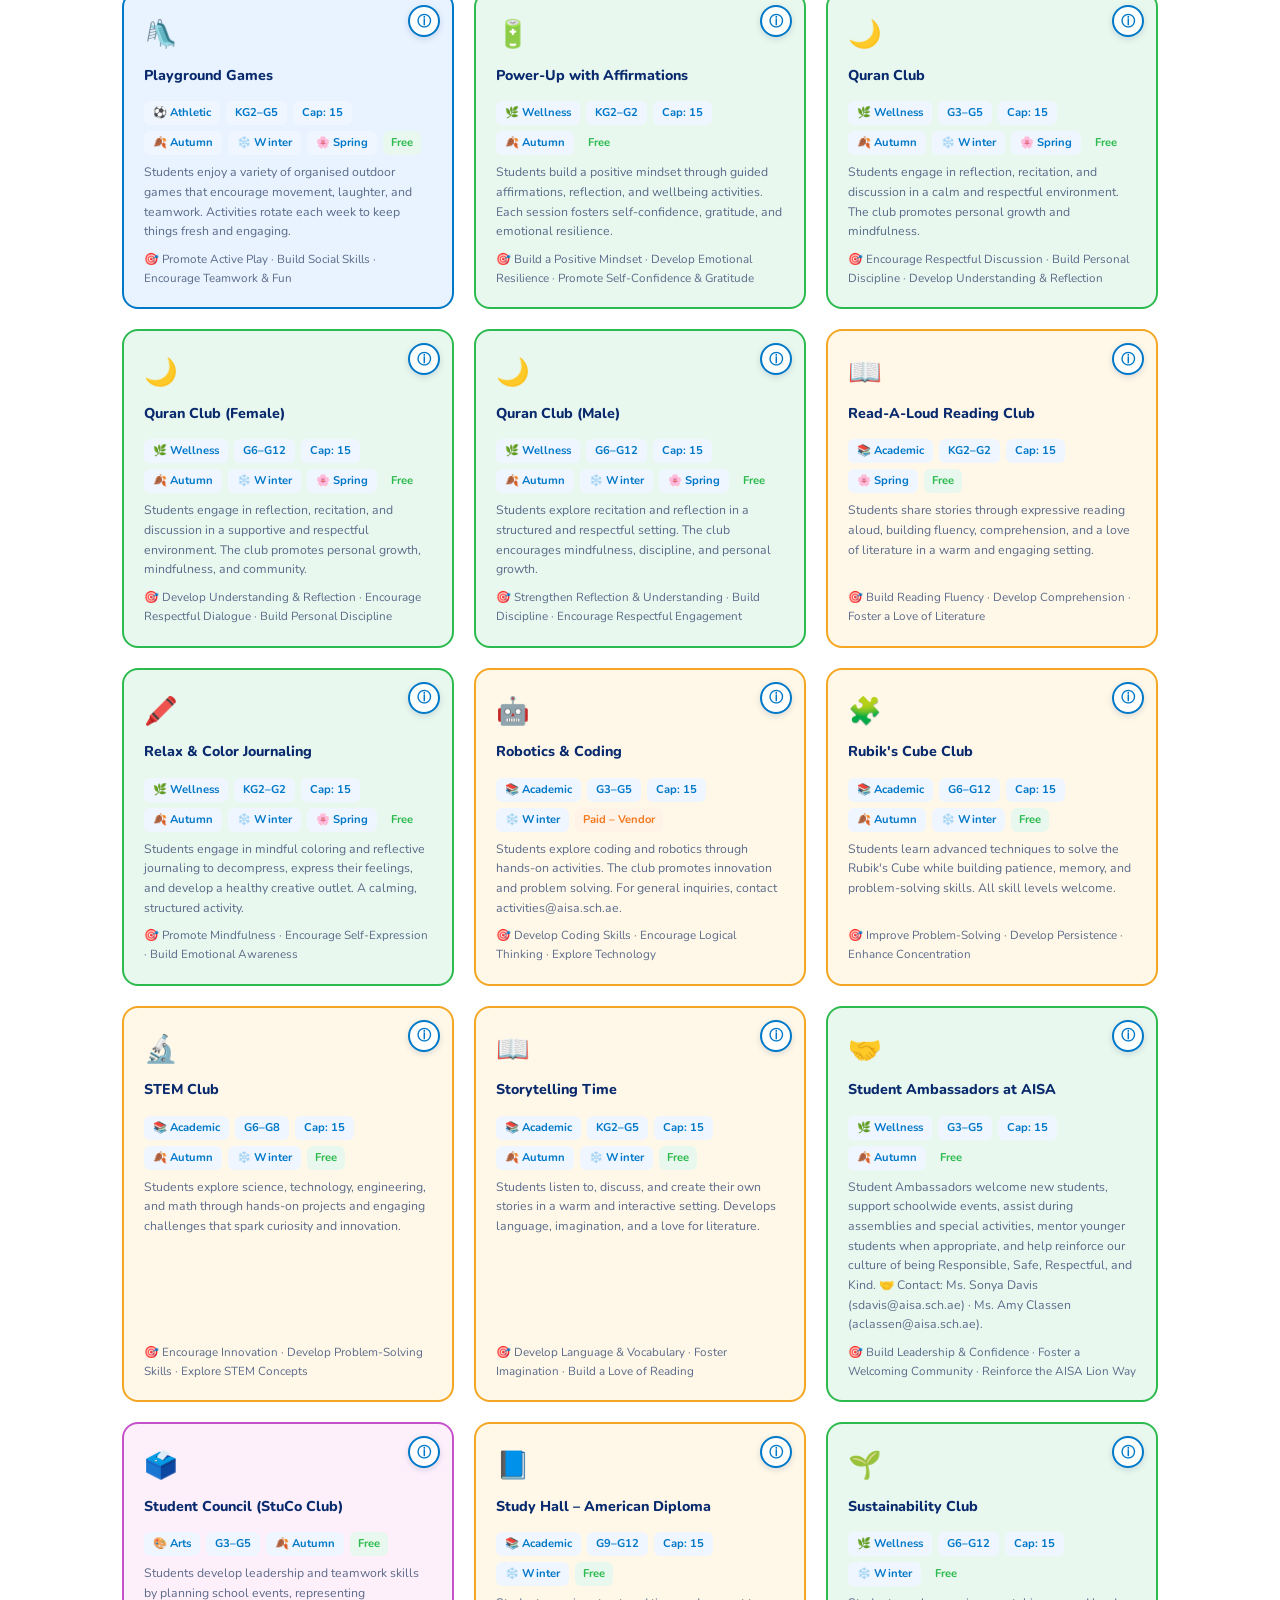
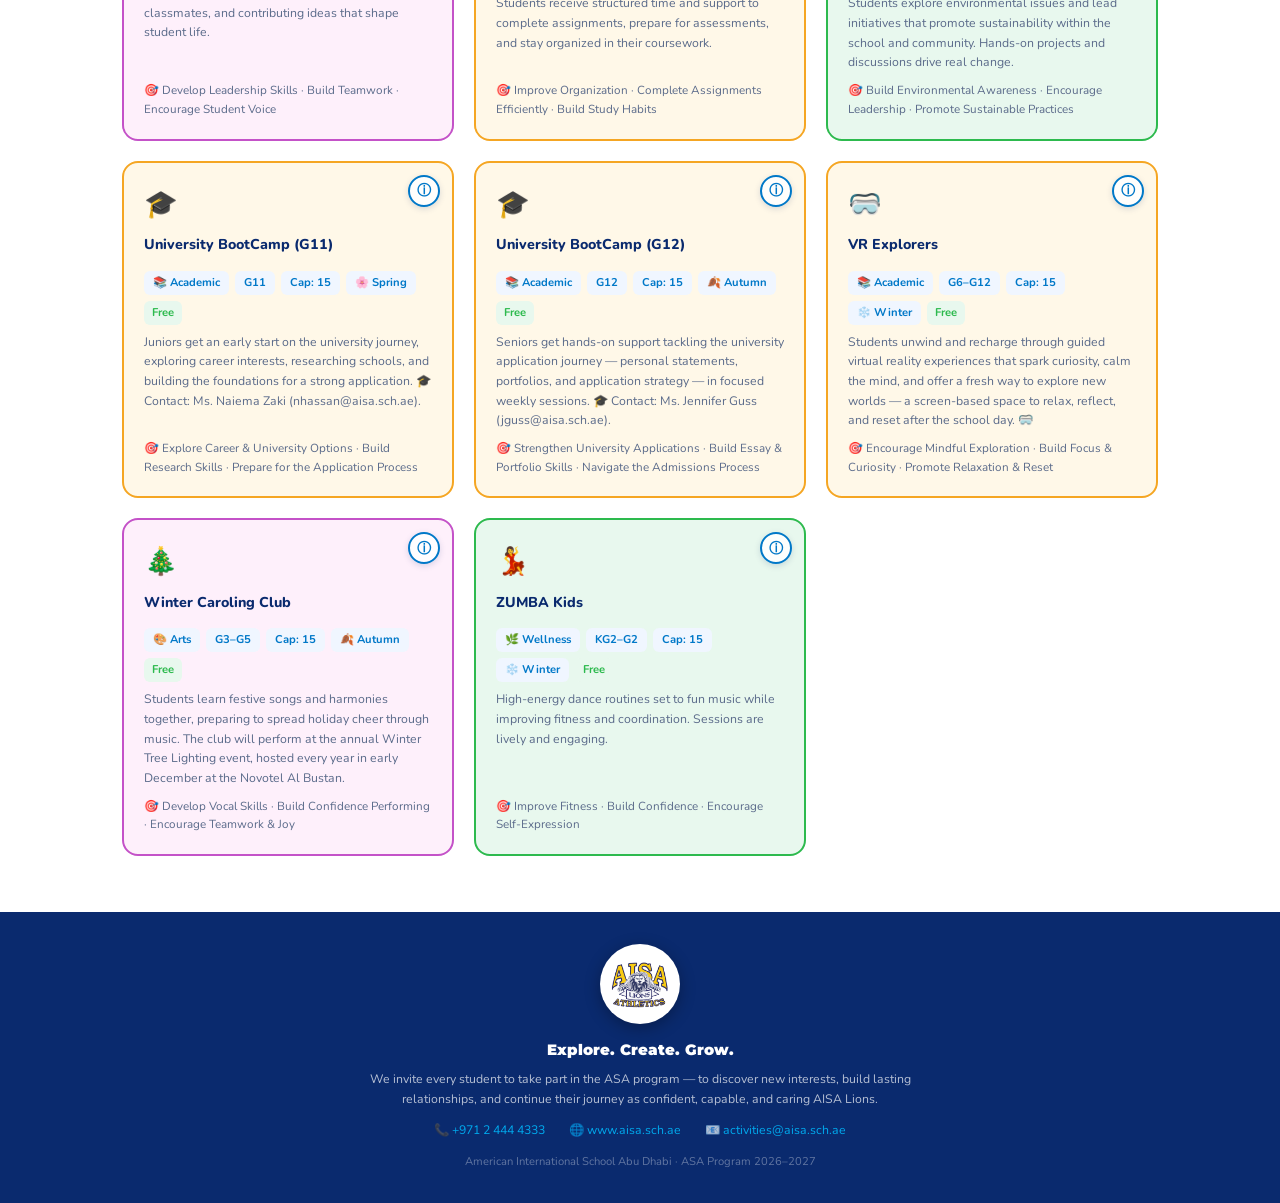
<file: directory.html>
<!DOCTYPE html>
<html lang="en">
<head>
<meta charset="UTF-8"/>
<meta name="viewport" content="width=device-width, initial-scale=1.0"/>
<title>AISA ASAs — Directory</title>
<link href="https://fonts.googleapis.com/css2?family=Nunito:wght@400;600;700;800;900&family=Montserrat:wght@700;800;900&display=swap" rel="stylesheet"/>
<link rel="stylesheet" href="styles.css?v=202606231009"/>
</head>
<body>

<!-- ═══ TOP BAR ═══ -->
<div class="topbar no-print" style="display:flex;align-items:center;gap:16px;flex-wrap:wrap">
  <div style="display:flex;align-items:center;gap:12px">
    <img src="aisa-lions-athletics.png" alt="AISA Lions Athletics" class="topbar-logo"/>
    <div class="contact" style="display:flex;gap:16px;flex-wrap:wrap;font-size:.8rem">
      <span>📞 <a href="tel:+97124444333">+971 2 444 4333</a></span>
      <span>🌐 <a href="https://www.aisa.sch.ae/" target="_blank">aisa.sch.ae</a></span>
      <span>📧 <a href="mailto:activities@aisa.sch.ae">activities@aisa.sch.ae</a></span>
    </div>
  </div>
</div>

<!-- ═══ HERO ═══ -->
<div class="hero" id="top">
  <div class="hero-blobs">
    <div class="blob blob-red"></div>
    <div class="blob blob-green"></div>
    <div class="blob blob-orange"></div>
  </div>
  <div style="flex:1;min-width:260px;position:relative;z-index:1">
    <div class="hero-badge" data-i18n="hero_badge_dir">ASA Directory</div>
    <h1 class="hero-title" data-i18n-html="hero_h1_dir">Activity <span>Directory</span></h1>
    <p class="hero-sub" data-i18n-html="hero_sub_dir">Every ASA, searchable and filterable. Tap the <strong>ⓘ</strong> button on any card to view the ASA Categories reference.</p>
  </div>
  <div class="hero-logo">
    <img src="aisa-lions-athletics.png" alt="AISA Lions Athletics"/>
  </div>
</div>

<!-- ═══ NAV ═══ -->
<nav class="nav-tabs no-print">
  <a href="index.html" data-page="index.html" data-i18n="nav_welcome">Welcome</a>
  <a href="about-asas.html" data-page="about-asas.html" data-i18n="nav_about">Register &amp; Calendars</a>
  <a href="terms.html" data-page="terms.html" data-i18n="nav_terms">Current Term</a>
  <a href="directory.html" data-page="directory.html" data-i18n="nav_directory">Directory</a>
  <a href="faqs.html" data-page="faqs.html" data-i18n="nav_faqs">FAQs</a>
</nav>

<!-- ═══════════════════════════════════════
     DIRECTORY
═══════════════════════════════════════ -->
<section class="section" id="directory">
  <h2 class="section-title" data-i18n-html="dir_h2">📋 Activity <span>Directory</span></h2>
  <div class="divider"></div>
  <p class="section-sub" data-i18n="dir_sub">Detailed descriptions for each ASA. Use the search and filter buttons to find the perfect activity, or tap ⓘ on any card to see the ASA Categories reference.</p>

  <div class="filter-bar no-print">
    <input type="text" id="dirSearch" data-i18n-placeholder="dir_search" placeholder="🔍 Search activities..." oninput="filterDir()"/>
    <button class="filter-btn active" data-cat="all" onclick="setCat(this,'all')" data-i18n="filter_all">All</button>
    <button class="filter-btn" data-cat="wellness" onclick="setCat(this,'wellness')" data-i18n="filter_wellness">🌿 Wellness</button>
    <button class="filter-btn" data-cat="academic" onclick="setCat(this,'academic')" data-i18n="filter_academic">📚 Academic</button>
    <button class="filter-btn" data-cat="athletic" onclick="setCat(this,'athletic')" data-i18n="filter_athletic">⚽️ Athletic</button>
    <button class="filter-btn" data-cat="arts" onclick="setCat(this,'arts')" data-i18n="filter_arts">🎨 Arts</button>
  </div>

  <div class="dir-grid" id="dirGrid">
    <!-- ── ACADEMIC ────────────────────── -->
    <div class="dir-card ac" id="act-creative-writing" data-cat="academic" data-name="creative writing club writing" data-grades="G3–G5" data-day="Tuesday" data-cap="15" data-instructor="AISA Staff" data-fee="free" data-why="Share your stories and find your voice!">
      <button class="dir-info-btn no-print" aria-label="ASA Categories reference">ⓘ</button>
      <div class="dc-icon">📖</div>
      <div class="dc-name">Creative Writing Club</div>
      <div class="dc-meta"><span class="meta-tag">📚 Academic</span><span class="meta-tag">G3–G5</span><span class="meta-tag">Cap: 15</span><span class="meta-tag">❄️ Winter</span><span class="badge-free">Free</span></div>
      <div class="dc-desc">Students develop writing skills through storytelling, poetry, and creative exercises. Encourages imagination and builds confidence in written expression.</div>
      <div class="dc-goals">🎯 Improve Writing Skills · Develop Creativity · Build Confidence in Storytelling</div>
    </div>

    <div class="dir-card ac" id="act-chess-club-ms" data-cat="academic" data-name="chess club strategic thinking middle high school" data-grades="G6–G12" data-day="Wednesday" data-cap="15" data-instructor="AISA Staff" data-fee="free" data-why="Think ahead and master the game!">
      <button class="dir-info-btn no-print" aria-label="ASA Categories reference">ⓘ</button>
      <div class="dc-icon">♟️</div>
      <div class="dc-name">Chess Club</div>
      <div class="dc-meta"><span class="meta-tag">📚 Academic</span><span class="meta-tag">G6–G12</span><span class="meta-tag">Cap: 15</span><span class="meta-tag">🍂 Autumn</span><span class="meta-tag">❄️ Winter</span><span class="badge-free">Free</span></div>
      <div class="dc-desc">Students develop strategic thinking and compete in friendly matches while learning new tactics and improving their gameplay. Beginner to advanced players welcome.</div>
      <div class="dc-goals">🎯 Improve Strategic Thinking · Build Focus · Develop Planning Skills</div>
    </div>

    <div class="dir-card ac" id="act-ibdp-business" data-cat="academic" data-name="ibdp business management ib diploma" data-grades="G11–G12" data-day="Tuesday" data-cap="15" data-instructor="AISA Staff" data-fee="free" data-why="Excel in your business studies!">
      <button class="dir-info-btn no-print" aria-label="ASA Categories reference">ⓘ</button>
      <div class="dc-icon">📊</div>
      <div class="dc-name">IBDP Business Management</div>
      <div class="dc-meta"><span class="meta-tag">📚 Academic</span><span class="meta-tag">G11–G12</span><span class="meta-tag">Cap: 15</span><span class="meta-tag">❄️ Winter</span><span class="badge-free">Free</span></div>
      <div class="dc-desc">Students deepen their understanding of business concepts and prepare for IB assessments through discussion, case studies, and guided support.</div>
      <div class="dc-goals">🎯 Strengthen Business Knowledge · Prepare for IB Assessments · Develop Analytical Thinking</div>
    </div>

    <div class="dir-card ac" id="act-ib-stem" data-cat="academic" data-name="ib stem support club science technology engineering math g9 g12" data-grades="G9–G12" data-day="Tuesday" data-cap="15" data-instructor="AISA Staff" data-fee="free" data-why="Get support to succeed in challenging subjects!">
      <button class="dir-info-btn no-print" aria-label="ASA Categories reference">ⓘ</button>
      <div class="dc-icon">🔬</div>
      <div class="dc-name">IB STEM Support Club</div>
      <div class="dc-meta"><span class="meta-tag">📚 Academic</span><span class="meta-tag">G9–G12</span><span class="meta-tag">Cap: 15</span><span class="meta-tag">❄️ Winter</span><span class="badge-free">Free</span></div>
      <div class="dc-desc">Students receive targeted support in STEM subjects, helping them understand complex concepts and succeed in their coursework.</div>
      <div class="dc-goals">🎯 Strengthen STEM Understanding · Improve Academic Performance · Build Confidence</div>
    </div>

    <div class="dir-card ac" id="act-intro-chess" data-cat="academic" data-name="intro to chess pawn elementary beginner" data-grades="KG2–G5" data-day="Thursday" data-cap="15" data-instructor="AISA Staff" data-fee="free" data-why="A perfect introduction to the world's greatest strategy game!">
      <button class="dir-info-btn no-print" aria-label="ASA Categories reference">ⓘ</button>
      <div class="dc-icon">♟️</div>
      <div class="dc-name">Intro to Chess</div>
      <div class="dc-meta"><span class="meta-tag">📚 Academic</span><span class="meta-tag">KG2–G5</span><span class="meta-tag">Cap: 15</span><span class="meta-tag">🍂 Autumn</span><span class="meta-tag">❄️ Winter</span><span class="meta-tag">🌸 Spring</span><span class="badge-free">Free</span></div>
      <div class="dc-desc">Students discover the fundamentals of chess in a fun and welcoming environment. Perfect for beginners learning the pieces, rules, and basic strategies.</div>
      <div class="dc-goals">🎯 Learn Chess Fundamentals · Develop Strategic Thinking · Build Patience &amp; Focus</div>
    </div>

    <div class="dir-card ac" id="act-lego-club" data-cat="academic" data-name="lego club building engineering stem creative" data-grades="KG2–G2" data-day="Wednesday" data-cap="15" data-instructor="AISA Staff" data-fee="free" data-why="Build your imagination one brick at a time!">
      <button class="dir-info-btn no-print" aria-label="ASA Categories reference">ⓘ</button>
      <div class="dc-icon">🧱</div>
      <div class="dc-name">LEGO Club</div>
      <div class="dc-meta"><span class="meta-tag">📚 Academic</span><span class="meta-tag">KG2–G2</span><span class="meta-tag">Cap: 15</span><span class="meta-tag">🌸 Spring</span><span class="badge-free">Free</span></div>
      <div class="dc-desc">Students use LEGO bricks to build, design, and engineer imaginative creations. Develops spatial thinking, creativity, and collaborative problem-solving in a hands-on environment.</div>
      <div class="dc-goals">🎯 Develop Spatial Thinking · Encourage Creativity · Build Collaborative Skills</div>
    </div>

    <div class="dir-card ac" id="act-number-ninjas" data-cat="academic" data-name="number ninjas math club" data-grades="G3–G5" data-day="Tuesday" data-cap="15" data-instructor="AISA Staff" data-fee="free" data-why="Become a math champion in a fun, game-based setting!">
      <button class="dir-info-btn no-print" aria-label="ASA Categories reference">ⓘ</button>
      <div class="dc-icon">➕</div>
      <div class="dc-name">Number Ninjas Club</div>
      <div class="dc-meta"><span class="meta-tag">📚 Academic</span><span class="meta-tag">G3–G5</span><span class="meta-tag">Cap: 15</span><span class="meta-tag">🍂 Autumn</span><span class="meta-tag">❄️ Winter</span><span class="meta-tag">🌸 Spring</span><span class="badge-free">Free</span></div>
      <div class="dc-desc">Sharpen math skills through fun games, puzzles, and challenges. Students build confidence while exploring problem-solving in exciting new ways.</div>
      <div class="dc-goals">🎯 Strengthen Math Fluency · Develop Problem-Solving · Build Confidence in Mathematics</div>
    </div>

    <div class="dir-card ac" id="act-read-aloud" data-cat="academic" data-name="read aloud reading club stories books literacy" data-grades="KG2–G2" data-day="Wednesday" data-cap="15" data-instructor="AISA Staff" data-fee="free" data-why="Fall in love with books and stories!">
      <button class="dir-info-btn no-print" aria-label="ASA Categories reference">ⓘ</button>
      <div class="dc-icon">📖</div>
      <div class="dc-name">Read-A-Loud Reading Club</div>
      <div class="dc-meta"><span class="meta-tag">📚 Academic</span><span class="meta-tag">KG2–G2</span><span class="meta-tag">Cap: 15</span><span class="meta-tag">🌸 Spring</span><span class="badge-free">Free</span></div>
      <div class="dc-desc">Students share stories through expressive reading aloud, building fluency, comprehension, and a love of literature in a warm and engaging setting.</div>
      <div class="dc-goals">🎯 Build Reading Fluency · Develop Comprehension · Foster a Love of Literature</div>
    </div>

    <div class="dir-card ac" id="act-robotics" data-cat="academic" data-name="robotics coding stem technology" data-grades="G3–G5" data-day="Monday" data-cap="15" data-instructor="Vendor" data-fee="paid" data-feeLabel="Paid – Vendor" data-why="Bring your ideas to life through coding and robotics!">
      <button class="dir-info-btn no-print" aria-label="ASA Categories reference">ⓘ</button>
      <div class="dc-icon">🤖</div>
      <div class="dc-name">Robotics &amp; Coding</div>
      <div class="dc-meta"><span class="meta-tag">📚 Academic</span><span class="meta-tag">G3–G5</span><span class="meta-tag">Cap: 15</span><span class="meta-tag">❄️ Winter</span><span class="badge-paid">Paid – Vendor</span></div>
      <div class="dc-desc">Students explore coding and robotics through hands-on activities. The club promotes innovation and problem solving. For general inquiries, contact <a href="mailto:activities@aisa.sch.ae">activities@aisa.sch.ae</a>.</div>
      <div class="dc-goals">🎯 Develop Coding Skills · Encourage Logical Thinking · Explore Technology</div>
    </div>

    <div class="dir-card ac" id="act-rubiks-ms" data-cat="academic" data-name="rubik cube club middle high school g6 g12" data-grades="G6–G12" data-day="Thursday" data-cap="15" data-instructor="AISA Staff" data-fee="free" data-why="Master the cube and challenge yourself!">
      <button class="dir-info-btn no-print" aria-label="ASA Categories reference">ⓘ</button>
      <div class="dc-icon">🧩</div>
      <div class="dc-name">Rubik's Cube Club</div>
      <div class="dc-meta"><span class="meta-tag">📚 Academic</span><span class="meta-tag">G6–G12</span><span class="meta-tag">Cap: 15</span><span class="meta-tag">🍂 Autumn</span><span class="meta-tag">❄️ Winter</span><span class="badge-free">Free</span></div>
      <div class="dc-desc">Students learn advanced techniques to solve the Rubik's Cube while building patience, memory, and problem-solving skills. All skill levels welcome.</div>
      <div class="dc-goals">🎯 Improve Problem-Solving · Develop Persistence · Enhance Concentration</div>
    </div>

    <div class="dir-card ac" id="act-sh-am-diploma" data-cat="academic" data-name="study hall american diploma g9 g12 homework support" data-grades="G9–G12" data-day="Thursday" data-cap="15" data-instructor="AISA Staff" data-fee="free" data-req="American Diploma students" data-why="Stay organized and on top of your work!">
      <button class="dir-info-btn no-print" aria-label="ASA Categories reference">ⓘ</button>
      <div class="dc-icon">📘</div>
      <div class="dc-name">Study Hall – American Diploma</div>
      <div class="dc-meta"><span class="meta-tag">📚 Academic</span><span class="meta-tag">G9–G12</span><span class="meta-tag">Cap: 15</span><span class="meta-tag">❄️ Winter</span><span class="badge-free">Free</span></div>
      <div class="dc-desc">Students receive structured time and support to complete assignments, prepare for assessments, and stay organized in their coursework.</div>
      <div class="dc-goals">🎯 Improve Organization · Complete Assignments Efficiently · Build Study Habits</div>
    </div>

    <div class="dir-card ac" id="act-sh-academic-math" data-cat="academic" data-name="academic assistance math study hall support g6 g10" data-grades="G6–G10" data-day="Thursday" data-cap="15" data-instructor="AISA Staff" data-fee="free" data-why="Get the help you need to succeed in math!">
      <button class="dir-info-btn no-print" aria-label="ASA Categories reference">ⓘ</button>
      <div class="dc-icon">📐</div>
      <div class="dc-name">Academic Assistance (Math) - Study Hall</div>
      <div class="dc-meta"><span class="meta-tag">📚 Academic</span><span class="meta-tag">G6–G10</span><span class="meta-tag">Cap: 15</span><span class="meta-tag">🍂 Autumn</span><span class="meta-tag">❄️ Winter</span><span class="meta-tag">🌸 Spring</span><span class="badge-free">Free</span></div>
      <div class="dc-desc">Students receive additional support in mathematics through guided practice and individualized help to strengthen understanding and confidence.</div>
      <div class="dc-goals">🎯 Improve Math Skills · Build Confidence · Develop Problem-Solving Strategies</div>
    </div>

    <div class="dir-card ac" id="act-sh-ib-english" data-cat="academic" data-name="study hall ib english writing analysis g11 g12" data-grades="G11–G12" data-day="Wednesday" data-cap="15" data-instructor="AISA Staff" data-fee="free" data-req="IB students recommended" data-why="Enhance your communication and writing skills!">
      <button class="dir-info-btn no-print" aria-label="ASA Categories reference">ⓘ</button>
      <div class="dc-icon">📝</div>
      <div class="dc-name">IB English Study Hall</div>
      <div class="dc-meta"><span class="meta-tag">📚 Academic</span><span class="meta-tag">G11–G12</span><span class="meta-tag">Cap: 15</span><span class="meta-tag">🍂 Autumn</span><span class="meta-tag">❄️ Winter</span><span class="badge-free">Free</span></div>
      <div class="dc-desc">Students develop reading, writing, and analysis skills while receiving support for IB English coursework and assessments.</div>
      <div class="dc-goals">🎯 Improve Writing &amp; Analysis · Strengthen Comprehension · Build Confidence in English</div>
    </div>

    <div class="dir-card ac" id="act-sh-ib-math" data-cat="academic" data-name="study hall ib math science support g11 g12" data-grades="G11–G12" data-day="Tuesday" data-cap="15" data-instructor="AISA Staff" data-fee="free" data-req="IB students recommended" data-why="Stay on track and succeed in IB courses!">
      <button class="dir-info-btn no-print" aria-label="ASA Categories reference">ⓘ</button>
      <div class="dc-icon">📚</div>
      <div class="dc-name">IB Math &amp; Science Study Hall</div>
      <div class="dc-meta"><span class="meta-tag">📚 Academic</span><span class="meta-tag">G11–G12</span><span class="meta-tag">Cap: 15</span><span class="meta-tag">🍂 Autumn</span><span class="meta-tag">❄️ Winter</span><span class="badge-free">Free</span></div>
      <div class="dc-desc">Students receive targeted academic support in IB Math and Science, with time for guided practice, review, and clarification of key concepts.</div>
      <div class="dc-goals">🎯 Strengthen Subject Understanding · Improve Academic Performance · Build Independent Study Habits</div>
    </div>

    <div class="dir-card ac" id="act-stem-club" data-cat="academic" data-name="stem club science technology engineering math g6 g8" data-grades="G6–G8" data-day="Thursday" data-cap="15" data-instructor="AISA Staff" data-fee="free" data-why="Create, experiment, and discover!">
      <button class="dir-info-btn no-print" aria-label="ASA Categories reference">ⓘ</button>
      <div class="dc-icon">🔬</div>
      <div class="dc-name">STEM Club</div>
      <div class="dc-meta"><span class="meta-tag">📚 Academic</span><span class="meta-tag">G6–G8</span><span class="meta-tag">Cap: 15</span><span class="meta-tag">🍂 Autumn</span><span class="meta-tag">❄️ Winter</span><span class="badge-free">Free</span></div>
      <div class="dc-desc">Students explore science, technology, engineering, and math through hands-on projects and engaging challenges that spark curiosity and innovation.</div>
      <div class="dc-goals">🎯 Encourage Innovation · Develop Problem-Solving Skills · Explore STEM Concepts</div>
    </div>

    <div class="dir-card ac" id="act-storytelling" data-cat="academic" data-name="storytelling time reading club literacy elementary" data-grades="KG2–G5" data-day="Wednesday" data-cap="15" data-instructor="AISA Staff" data-fee="free" data-why="Ignite your imagination through the power of stories!">
      <button class="dir-info-btn no-print" aria-label="ASA Categories reference">ⓘ</button>
      <div class="dc-icon">📖</div>
      <div class="dc-name">Storytelling Time</div>
      <div class="dc-meta"><span class="meta-tag">📚 Academic</span><span class="meta-tag">KG2–G5</span><span class="meta-tag">Cap: 15</span><span class="meta-tag">🍂 Autumn</span><span class="meta-tag">❄️ Winter</span><span class="badge-free">Free</span></div>
      <div class="dc-desc">Students listen to, discuss, and create their own stories in a warm and interactive setting. Develops language, imagination, and a love for literature.</div>
      <div class="dc-goals">🎯 Develop Language &amp; Vocabulary · Foster Imagination · Build a Love of Reading</div>
    </div>

    <div class="dir-card ac" id="act-arabic-foundation" data-cat="academic" data-name="arabic language foundation club grammar basics middle high school" data-grades="G6–G12" data-day="Tuesday" data-cap="15" data-instructor="AISA Staff" data-fee="free" data-why="Build a strong foundation in the Arabic language!">
      <button class="dir-info-btn no-print" aria-label="ASA Categories reference">ⓘ</button>
      <div class="dc-icon">🔤</div>
      <div class="dc-name">Arabic Language Foundation Club</div>
      <div class="dc-meta"><span class="meta-tag">📚 Academic</span><span class="meta-tag">G6–G12</span><span class="meta-tag">Cap: 15</span><span class="meta-tag">🍂 Autumn</span><span class="meta-tag">❄️ Winter</span><span class="meta-tag">🌸 Spring</span><span class="badge-free">Free</span></div>
      <div class="dc-desc">Students build core Arabic language skills through grammar practice, vocabulary building, and guided conversation. Designed to strengthen proficiency for learners at every stage.</div>
      <div class="dc-goals">🎯 Strengthen Grammar Skills · Build Vocabulary · Develop Confidence in Arabic</div>
    </div>

    <div class="dir-card ac" id="act-arabic-spelling-bee-mshs" data-cat="academic" data-name="arabic spelling bee middle high school" data-grades="G6–G12" data-day="Thursday" data-cap="15" data-instructor="AISA Staff" data-fee="free" data-why="Spell your way to Arabic mastery!">
      <button class="dir-info-btn no-print" aria-label="ASA Categories reference">ⓘ</button>
      <div class="dc-icon">🐝</div>
      <div class="dc-name">Arabic Spelling Bee</div>
      <div class="dc-meta"><span class="meta-tag">📚 Academic</span><span class="meta-tag">G6–G12</span><span class="meta-tag">Cap: 15</span><span class="meta-tag">🍂 Autumn</span><span class="meta-tag">❄️ Winter</span><span class="badge-free">Free</span></div>
      <div class="dc-desc">Students sharpen their Arabic spelling and vocabulary through friendly rounds of competition, building toward a culminating spelling bee.</div>
      <div class="dc-goals">🎯 Improve Arabic Spelling · Expand Vocabulary · Build Competitive Confidence</div>
    </div>

    <div class="dir-card ac" id="act-arabic-spelling-bee-elem" data-cat="academic" data-name="arabic spelling bee elementary g3 g5" data-grades="G3–G5" data-day="Thursday" data-cap="15" data-instructor="AISA Staff" data-fee="free" data-why="Spell your way to Arabic mastery!">
      <button class="dir-info-btn no-print" aria-label="ASA Categories reference">ⓘ</button>
      <div class="dc-icon">🐝</div>
      <div class="dc-name">Arabic Spelling Bee</div>
      <div class="dc-meta"><span class="meta-tag">📚 Academic</span><span class="meta-tag">G3–G5</span><span class="meta-tag">Cap: 15</span><span class="meta-tag">❄️ Winter</span><span class="badge-free">Free</span></div>
      <div class="dc-desc">Students practice Arabic spelling and vocabulary through fun games and friendly competition, building toward a culminating spelling bee.</div>
      <div class="dc-goals">🎯 Improve Arabic Spelling · Expand Vocabulary · Build Competitive Confidence</div>
    </div>

    <div class="dir-card ac" id="act-arabic-read-aloud" data-cat="academic" data-name="arabic read aloud club short stories kg2 g2" data-grades="KG2–G2" data-day="Wednesday" data-cap="15" data-instructor="AISA Staff" data-fee="free" data-why="Discover the joy of Arabic stories!">
      <button class="dir-info-btn no-print" aria-label="ASA Categories reference">ⓘ</button>
      <div class="dc-icon">📚</div>
      <div class="dc-name">Arabic Read Aloud Club (Short Stories)</div>
      <div class="dc-meta"><span class="meta-tag">📚 Academic</span><span class="meta-tag">KG2–G2</span><span class="meta-tag">Cap: 15</span><span class="meta-tag">🌸 Spring</span><span class="badge-free">Free</span></div>
      <div class="dc-desc">Students listen to and read short Arabic stories aloud, building fluency, comprehension, and a love of the Arabic language in a warm, interactive setting.</div>
      <div class="dc-goals">🎯 Build Arabic Fluency · Develop Comprehension · Foster a Love of Reading</div>
    </div>

    <div class="dir-card ac" id="act-university-bootcamp-g12" data-cat="academic" data-name="university bootcamp college applications g12 senior middle high school" data-grades="G12" data-day="Tuesday" data-cap="15" data-instructor="Ms. Jennifer Guss" data-fee="free" data-req="Contact: Ms. Jennifer Guss (<a href='mailto:jguss@aisa.sch.ae'>jguss@aisa.sch.ae</a>)" data-why="Get a head start on your university journey!">
      <button class="dir-info-btn no-print" aria-label="ASA Categories reference">ⓘ</button>
      <div class="dc-icon">🎓</div>
      <div class="dc-name">University BootCamp (G12)</div>
      <div class="dc-meta"><span class="meta-tag">📚 Academic</span><span class="meta-tag">G12</span><span class="meta-tag">Cap: 15</span><span class="meta-tag">🍂 Autumn</span><span class="badge-free">Free</span></div>
      <div class="dc-desc">Seniors get hands-on support tackling the university application journey — personal statements, portfolios, and application strategy — in focused weekly sessions. 🎓 Contact: Ms. Jennifer Guss (<a href="mailto:jguss@aisa.sch.ae">jguss@aisa.sch.ae</a>).</div>
      <div class="dc-goals">🎯 Strengthen University Applications · Build Essay &amp; Portfolio Skills · Navigate the Admissions Process</div>
    </div>

    <div class="dir-card ac" id="act-university-bootcamp-g11" data-cat="academic" data-name="university bootcamp college exploration g11 junior middle high school" data-grades="G11" data-day="Tuesday" data-cap="15" data-instructor="Ms. Naiema Zaki" data-fee="free" data-req="Contact: Ms. Naiema Zaki (<a href='mailto:nhassan@aisa.sch.ae'>nhassan@aisa.sch.ae</a>)" data-why="Start planning your future with confidence!">
      <button class="dir-info-btn no-print" aria-label="ASA Categories reference">ⓘ</button>
      <div class="dc-icon">🎓</div>
      <div class="dc-name">University BootCamp (G11)</div>
      <div class="dc-meta"><span class="meta-tag">📚 Academic</span><span class="meta-tag">G11</span><span class="meta-tag">Cap: 15</span><span class="meta-tag">🌸 Spring</span><span class="badge-free">Free</span></div>
      <div class="dc-desc">Juniors get an early start on the university journey, exploring career interests, researching schools, and building the foundations for a strong application. 🎓 Contact: Ms. Naiema Zaki (<a href="mailto:nhassan@aisa.sch.ae">nhassan@aisa.sch.ae</a>).</div>
      <div class="dc-goals">🎯 Explore Career &amp; University Options · Build Research Skills · Prepare for the Application Process</div>
    </div>

    <!-- ── ATHLETIC ────────────────────── -->
    <div class="dir-card atc" id="act-bowling" data-cat="athletic" data-name="bowling sport fun strikes" data-grades="KG2–G12" data-day="Wednesday" data-cap="15" data-instructor="Vendor" data-fee="paid" data-feeLabel="Paid – Vendor" data-why="Roll your way to a great time!">
      <button class="dir-info-btn no-print" aria-label="ASA Categories reference">ⓘ</button>
      <div class="dc-icon">🎳</div>
      <div class="dc-name">Bowling</div>
      <div class="dc-meta"><span class="meta-tag">⚽️ Athletic</span><span class="meta-tag">KG2–G12</span><span class="meta-tag">Cap: 15</span><span class="meta-tag">🍂 Autumn</span><span class="meta-tag">❄️ Winter</span><span class="meta-tag">🌸 Spring</span><span class="badge-paid">Paid – Vendor</span></div>
      <div class="dc-desc">Students enjoy weekly bowling sessions at a local lane, developing technique, focus, and friendly competition. A fun off-campus activity for all skill levels.</div>
      <div class="dc-goals">🎯 Develop Bowling Technique · Build Focus &amp; Patience · Encourage Friendly Competition</div>
    </div>

    <div class="dir-card atc" id="act-equestrians" data-cat="athletic" data-name="equestrian horse riding club early" data-grades="G1–G5" data-day="Tuesday" data-cap="8" data-instructor="Vendor" data-fee="paid" data-feeLabel="Paid – Vendor" data-req="Pants &amp; athletic shoes or boots required. Later pick-up due to off-campus location." data-why="An unforgettable experience connecting with horses!">
      <button class="dir-info-btn no-print" aria-label="ASA Categories reference">ⓘ</button>
      <div class="dc-icon">🏇</div>
      <div class="dc-name">Early Equestrians</div>
      <div class="dc-meta"><span class="meta-tag">⚽️ Athletic</span><span class="meta-tag">G1–G5</span><span class="meta-tag">Cap: 8</span><span class="meta-tag">🍂 Autumn</span><span class="meta-tag">❄️ Winter</span><span class="meta-tag">🌸 Spring</span><span class="badge-paid">Paid – Vendor</span></div>
      <div class="dc-desc">Introduction to horse riding in a safe, structured environment at the Abu Dhabi Country Club. Students learn basic riding skills and proper etiquette. For general inquiries, contact <a href="mailto:activities@aisa.sch.ae">activities@aisa.sch.ae</a>.</div>
      <div class="dc-goals">🎯 Develop Coordination &amp; Balance · Build Confidence · Learn Basic Riding Skills<br/>📋 Pants &amp; athletic shoes or boots required. Later pick-up due to off-campus location.</div>
    </div>

    <div class="dir-card atc" id="act-learn-swim" data-cat="athletic" data-name="learn to swim swimming water beginner kg2 g2" data-grades="KG2–G2" data-day="Monday" data-cap="15" data-instructor="AISA Staff" data-fee="free" data-req="Swimwear required. Students must be capable of changing alone." data-why="Build water confidence and essential life skills!">
      <button class="dir-info-btn no-print" aria-label="ASA Categories reference">ⓘ</button>
      <div class="dc-icon">🤿</div>
      <div class="dc-name">Learn to Swim</div>
      <div class="dc-meta"><span class="meta-tag">⚽️ Athletic</span><span class="meta-tag">KG2–G2</span><span class="meta-tag">Cap: 15</span><span class="meta-tag">🍂 Autumn</span><span class="meta-tag">❄️ Winter</span><span class="meta-tag">🌸 Spring</span><span class="badge-free">Free</span></div>
      <div class="dc-desc">Students build confidence in the water while learning basic swimming techniques. Sessions focus on safety, comfort, and skill development.</div>
      <div class="dc-goals">🎯 Develop Water Confidence · Learn Basic Swimming Skills · Promote Safety in Water<br/>📋 Swimwear required. Students must be capable of changing alone.</div>
    </div>

    <div class="dir-card atc" id="act-competitive-swim" data-cat="athletic" data-name="competitive swim g3 g5 swimming water" data-grades="G3–G5" data-day="Wednesday" data-cap="15" data-instructor="AISA Staff" data-fee="free" data-req="Swimming Attire Required" data-why="Take your swimming to the next level and race ahead!">
      <button class="dir-info-btn no-print" aria-label="ASA Categories reference">ⓘ</button>
      <div class="dc-icon">🏅</div>
      <div class="dc-name">Competitive Swim</div>
      <div class="dc-meta"><span class="meta-tag">⚽️ Athletic</span><span class="meta-tag">G3–G5</span><span class="meta-tag">Cap: 15</span><span class="meta-tag">🍂 Autumn</span><span class="meta-tag">❄️ Winter</span><span class="meta-tag">🌸 Spring</span><span class="badge-free">Free</span></div>
      <div class="dc-desc">Students who have mastered the basics move into structured, technique-focused training, building speed, stamina, and stroke precision in preparation for competitive swimming.</div>
      <div class="dc-goals">🎯 Refine Stroke Technique · Build Speed &amp; Stamina · Develop Competitive Confidence<br/>📋 Swimming Attire Required</div>
    </div>

    <div class="dir-card atc" id="act-little-ath-kg1" data-cat="athletic" data-name="little athletics origo kg1 movement coordination" data-grades="KG1" data-day="Wednesday" data-cap="15" data-instructor="Origo" data-fee="paid" data-feeLabel="Paid – Vendor" data-why="A perfect first step into the world of athletics!">
      <button class="dir-info-btn no-print" aria-label="ASA Categories reference">ⓘ</button>
      <div class="dc-icon">🏃</div>
      <div class="dc-name">Little Athletics Program (KG1)</div>
      <div class="dc-meta"><span class="meta-tag">⚽️ Athletic</span><span class="meta-tag">KG1</span><span class="meta-tag">Cap: 15</span><span class="meta-tag">❄️ Winter</span><span class="meta-tag">🌸 Spring</span><span class="badge-paid">Paid – Vendor</span></div>
      <div class="dc-desc">Students develop fundamental movement skills through fun, structured activities that build coordination, balance, and confidence. Energetic, engaging, and age-appropriate. For general inquiries, contact <a href="mailto:activities@aisa.sch.ae">activities@aisa.sch.ae</a>.</div>
      <div class="dc-goals">🎯 Develop Motor Skills · Build Confidence in Movement · Encourage Teamwork</div>
    </div>

    <div class="dir-card atc" id="act-little-ath-kg2" data-cat="athletic" data-name="little athletics origo kg2 g2 movement coordination" data-grades="KG2–G2" data-day="Wednesday" data-cap="15" data-instructor="Origo" data-fee="paid" data-feeLabel="Paid – Vendor" data-why="Keep moving and growing through structured sport!">
      <button class="dir-info-btn no-print" aria-label="ASA Categories reference">ⓘ</button>
      <div class="dc-icon">🏃</div>
      <div class="dc-name">Little Athletics Program (KG2–G2)</div>
      <div class="dc-meta"><span class="meta-tag">⚽️ Athletic</span><span class="meta-tag">KG2–G2</span><span class="meta-tag">Cap: 15</span><span class="meta-tag">❄️ Winter</span><span class="badge-paid">Paid – Vendor</span></div>
      <div class="dc-desc">Continue developing fundamental movement skills through structured games and activities that enhance coordination, balance, and teamwork. For general inquiries, contact <a href="mailto:activities@aisa.sch.ae">activities@aisa.sch.ae</a>.</div>
      <div class="dc-goals">🎯 Improve Coordination &amp; Balance · Build Confidence in Movement · Encourage Teamwork</div>
    </div>

    <div class="dir-card atc" id="act-playground" data-cat="athletic" data-name="playground games outdoor fun active elementary" data-grades="KG2–G5" data-day="Thursday" data-cap="15" data-instructor="AISA Staff" data-fee="free" data-why="Get outside and have fun with friends!">
      <button class="dir-info-btn no-print" aria-label="ASA Categories reference">ⓘ</button>
      <div class="dc-icon">🛝</div>
      <div class="dc-name">Playground Games</div>
      <div class="dc-meta"><span class="meta-tag">⚽️ Athletic</span><span class="meta-tag">KG2–G5</span><span class="meta-tag">Cap: 15</span><span class="meta-tag">🍂 Autumn</span><span class="meta-tag">❄️ Winter</span><span class="meta-tag">🌸 Spring</span><span class="badge-free">Free</span></div>
      <div class="dc-desc">Students enjoy a variety of organised outdoor games that encourage movement, laughter, and teamwork. Activities rotate each week to keep things fresh and engaging.</div>
      <div class="dc-goals">🎯 Promote Active Play · Build Social Skills · Encourage Teamwork &amp; Fun</div>
    </div>

    <div class="dir-card wc" id="act-zumba" data-cat="wellness" data-name="zumba kids dance fitness kg2 g2" data-grades="KG2–G2" data-day="Thursday" data-cap="15" data-instructor="AISA Staff" data-fee="free" data-why="Move, dance, and have a great time!">
      <button class="dir-info-btn no-print" aria-label="ASA Categories reference">ⓘ</button>
      <div class="dc-icon">💃</div>
      <div class="dc-name">ZUMBA Kids</div>
      <div class="dc-meta"><span class="meta-tag">🌿 Wellness</span><span class="meta-tag">KG2–G2</span><span class="meta-tag">Cap: 15</span><span class="meta-tag">❄️ Winter</span><span class="badge-free">Free</span></div>
      <div class="dc-desc">High-energy dance routines set to fun music while improving fitness and coordination. Sessions are lively and engaging.</div>
      <div class="dc-goals">🎯 Improve Fitness · Build Confidence · Encourage Self-Expression</div>
    </div>

    <!-- ── CUBS ATHLETICS ────────────────────── -->
    <div class="dir-card atc" id="act-cubs-basketball-boys-g45" data-cat="athletic" data-name="cubs basketball boys g4 g5 sport spring" data-grades="G4–G5 (Boys)" data-day="Wednesday" data-cap="15" data-instructor="AISA Staff" data-fee="free" data-req="Sports attire required" data-why="Dribble, pass, and score with confidence!">
      <button class="dir-info-btn no-print" aria-label="ASA Categories reference">ⓘ</button>
      <div class="dc-icon">🏀</div>
      <div class="dc-name">CUBS Basketball – Boys (G4–G5)</div>
      <div class="dc-meta"><span class="meta-tag">⚽️ Athletic</span><span class="meta-tag">G4–G5 (Boys)</span><span class="meta-tag">Cap: 15</span><span class="meta-tag">🌸 Spring</span><span class="badge-free">Free</span></div>
      <div class="dc-desc">Students develop basketball skills through drills and game play in a fun and supportive environment. The program includes opportunities for local competitions in Abu Dhabi or Dubai.</div>
      <div class="dc-goals">🎯 Improve Basketball Skills · Build Teamwork · Develop Coordination &amp; Fitness<br/>📋 Sports Attire Required</div>
    </div>

    <div class="dir-card atc" id="act-cubs-basketball-boys-g6" data-cat="athletic" data-name="cubs basketball boys g6 sport spring" data-grades="G6 (Boys)" data-day="Wednesday" data-cap="15" data-instructor="AISA Staff" data-fee="free" data-req="Sports attire required" data-why="Take your basketball skills to the next level!">
      <button class="dir-info-btn no-print" aria-label="ASA Categories reference">ⓘ</button>
      <div class="dc-icon">🏀</div>
      <div class="dc-name">CUBS Basketball – Boys (G6)</div>
      <div class="dc-meta"><span class="meta-tag">⚽️ Athletic</span><span class="meta-tag">G6 (Boys)</span><span class="meta-tag">Cap: 15</span><span class="meta-tag">🌸 Spring</span><span class="badge-free">Free</span></div>
      <div class="dc-desc">Students refine basketball techniques and develop game strategies through structured sessions and competitive play opportunities.</div>
      <div class="dc-goals">🎯 Enhance Technical Skills · Develop Game Understanding · Build Teamwork<br/>📋 Sports Attire Required</div>
    </div>

    <div class="dir-card atc" id="act-cubs-basketball-girls-g45" data-cat="athletic" data-name="cubs basketball girls g4 g5 sport spring" data-grades="G4–G5 (Girls)" data-day="Wednesday" data-cap="15" data-instructor="AISA Staff" data-fee="free" data-req="Sports attire required" data-why="Play, learn, and grow as a team!">
      <button class="dir-info-btn no-print" aria-label="ASA Categories reference">ⓘ</button>
      <div class="dc-icon">🏀</div>
      <div class="dc-name">CUBS Basketball – Girls (G4–G5)</div>
      <div class="dc-meta"><span class="meta-tag">⚽️ Athletic</span><span class="meta-tag">G4–G5 (Girls)</span><span class="meta-tag">Cap: 15</span><span class="meta-tag">🌸 Spring</span><span class="badge-free">Free</span></div>
      <div class="dc-desc">Students build basketball fundamentals in a supportive and engaging environment, with opportunities to participate in local competitions.</div>
      <div class="dc-goals">🎯 Build Basketball Skills · Develop Confidence · Encourage Teamwork<br/>📋 Sports Attire Required</div>
    </div>

    <div class="dir-card atc" id="act-cubs-basketball-girls-g6" data-cat="athletic" data-name="cubs basketball girls g6 sport spring" data-grades="G6 (Girls)" data-day="Wednesday" data-cap="15" data-instructor="AISA Staff" data-fee="free" data-req="Sports attire required" data-why="Compete, improve, and have fun!">
      <button class="dir-info-btn no-print" aria-label="ASA Categories reference">ⓘ</button>
      <div class="dc-icon">🏀</div>
      <div class="dc-name">CUBS Basketball – Girls (G6)</div>
      <div class="dc-meta"><span class="meta-tag">⚽️ Athletic</span><span class="meta-tag">G6 (Girls)</span><span class="meta-tag">Cap: 15</span><span class="meta-tag">🌸 Spring</span><span class="badge-free">Free</span></div>
      <div class="dc-desc">Students improve basketball performance through structured training and game play, with opportunities to compete locally.</div>
      <div class="dc-goals">🎯 Improve Technical Ability · Build Teamwork · Develop Competitive Confidence<br/>📋 Sports Attire Required</div>
    </div>

    <div class="dir-card atc" id="act-cubs-football-boys-g45" data-cat="athletic" data-name="cubs football boys g4 g5 soccer sport autumn" data-grades="G4–G5 (Boys)" data-day="Wednesday" data-cap="15" data-instructor="AISA Staff" data-fee="free" data-req="Sports attire required" data-why="Train, compete, and represent the AISA Lions!">
      <button class="dir-info-btn no-print" aria-label="ASA Categories reference">ⓘ</button>
      <div class="dc-icon">🏃</div>
      <div class="dc-name">CUBS Football – Boys (G4–G5)</div>
      <div class="dc-meta"><span class="meta-tag">⚽️ Athletic</span><span class="meta-tag">G4–G5 (Boys)</span><span class="meta-tag">Cap: 15</span><span class="meta-tag">🍂 Autumn</span><span class="badge-free">Free</span></div>
      <div class="dc-desc">Students learn core football skills including dribbling, passing, and teamwork in a fun and supportive environment. Sessions focus on skill development and game play, with opportunities to participate in local competitions in Abu Dhabi or Dubai.</div>
      <div class="dc-goals">🎯 Improve Football Skills · Build Teamwork &amp; Sportsmanship · Develop Fitness &amp; Coordination<br/>📋 Sports Attire Required</div>
    </div>

    <div class="dir-card atc" id="act-cubs-football-boys-g6" data-cat="athletic" data-name="cubs football boys g6 soccer sport autumn" data-grades="G6 (Boys)" data-day="Wednesday" data-cap="15" data-instructor="AISA Staff" data-fee="free" data-req="Sports attire required" data-why="Take your game to the next level!">
      <button class="dir-info-btn no-print" aria-label="ASA Categories reference">ⓘ</button>
      <div class="dc-icon">🏃</div>
      <div class="dc-name">CUBS Football – Boys (G6)</div>
      <div class="dc-meta"><span class="meta-tag">⚽️ Athletic</span><span class="meta-tag">G6 (Boys)</span><span class="meta-tag">Cap: 15</span><span class="meta-tag">🍂 Autumn</span><span class="badge-free">Free</span></div>
      <div class="dc-desc">Students continue developing football skills through structured training and game play. The program includes opportunities to compete in local competitions in Abu Dhabi or Dubai.</div>
      <div class="dc-goals">🎯 Enhance Technical Skills · Develop Game Understanding · Build Teamwork &amp; Leadership<br/>📋 Sports Attire Required</div>
    </div>

    <div class="dir-card atc" id="act-cubs-football-girls-g45" data-cat="athletic" data-name="cubs football girls g4 g5 soccer sport autumn" data-grades="G4–G5 (Girls)" data-day="Wednesday" data-cap="15" data-instructor="AISA Staff" data-fee="free" data-req="Sports attire required" data-why="Play, learn, and grow as a team!">
      <button class="dir-info-btn no-print" aria-label="ASA Categories reference">ⓘ</button>
      <div class="dc-icon">🏃</div>
      <div class="dc-name">CUBS Football – Girls (G4–G5)</div>
      <div class="dc-meta"><span class="meta-tag">⚽️ Athletic</span><span class="meta-tag">G4–G5 (Girls)</span><span class="meta-tag">Cap: 15</span><span class="meta-tag">🍂 Autumn</span><span class="badge-free">Free</span></div>
      <div class="dc-desc">Students develop football skills in a supportive and engaging environment, focusing on teamwork, confidence, and game play. Opportunities for local competitions are included.</div>
      <div class="dc-goals">🎯 Build Football Skills · Develop Confidence · Encourage Teamwork<br/>📋 Sports Attire Required</div>
    </div>

    <div class="dir-card atc" id="act-cubs-football-girls-g6" data-cat="athletic" data-name="cubs football girls g6 soccer sport autumn" data-grades="G6 (Girls)" data-day="Wednesday" data-cap="15" data-instructor="AISA Staff" data-fee="free" data-req="Sports attire required" data-why="Compete, improve, and have fun!">
      <button class="dir-info-btn no-print" aria-label="ASA Categories reference">ⓘ</button>
      <div class="dc-icon">🏃</div>
      <div class="dc-name">CUBS Football – Girls (G6)</div>
      <div class="dc-meta"><span class="meta-tag">⚽️ Athletic</span><span class="meta-tag">G6 (Girls)</span><span class="meta-tag">Cap: 15</span><span class="meta-tag">🍂 Autumn</span><span class="badge-free">Free</span></div>
      <div class="dc-desc">Students refine football techniques and develop game strategies through structured sessions. Participation in local competitions helps build confidence and teamwork.</div>
      <div class="dc-goals">🎯 Improve Technical Ability · Develop Teamwork · Build Confidence in Competition<br/>📋 Sports Attire Required</div>
    </div>

    <div class="dir-card atc" id="act-cubs-track-g45" data-cat="athletic" data-name="cubs track field g4 g5 sport winter running jumping throwing" data-grades="G4–G5" data-day="Wednesday" data-cap="15" data-instructor="AISA Staff" data-fee="free" data-req="Sports attire required" data-why="Discover your strengths in track and field!">
      <button class="dir-info-btn no-print" aria-label="ASA Categories reference">ⓘ</button>
      <div class="dc-icon">🏃</div>
      <div class="dc-name">CUBS Track &amp; Field (G4–G5)</div>
      <div class="dc-meta"><span class="meta-tag">⚽️ Athletic</span><span class="meta-tag">G4–G5</span><span class="meta-tag">Cap: 15</span><span class="meta-tag">❄️ Winter</span><span class="badge-free">Free</span></div>
      <div class="dc-desc">Students are introduced to the fundamentals of track and field, including running, jumping, and throwing events. The program focuses on skill development, fitness, and participation, with one external competition to be determined.</div>
      <div class="dc-goals">🎯 Develop Fundamental Athletic Skills · Improve Fitness &amp; Coordination · Build Confidence in Events<br/>📋 Sports Attire Required</div>
    </div>

    <div class="dir-card atc" id="act-cubs-track-g6" data-cat="athletic" data-name="cubs track field g6 sport winter running jumping throwing" data-grades="G6" data-day="Wednesday" data-cap="15" data-instructor="AISA Staff" data-fee="free" data-req="Sports attire required" data-why="Train, compete, and challenge yourself!">
      <button class="dir-info-btn no-print" aria-label="ASA Categories reference">ⓘ</button>
      <div class="dc-icon">🏃</div>
      <div class="dc-name">CUBS Track &amp; Field (G6)</div>
      <div class="dc-meta"><span class="meta-tag">⚽️ Athletic</span><span class="meta-tag">G6</span><span class="meta-tag">Cap: 15</span><span class="meta-tag">❄️ Winter</span><span class="badge-free">Free</span></div>
      <div class="dc-desc">Students build on track and field fundamentals through structured training in multiple events. The program includes preparation for one external competition.</div>
      <div class="dc-goals">🎯 Improve Technique in Events · Build Endurance &amp; Strength · Develop Competitive Confidence<br/>📋 Sports Attire Required</div>
    </div>

    <!-- ── ARTS ────────────────────── -->
    <div class="dir-card arc" id="act-caroling" data-cat="arts" data-name="winter caroling club holiday singing music g3 g5" data-grades="G3–G5" data-day="Tuesday" data-cap="15" data-instructor="AISA Staff" data-fee="free" data-why="Sing your way into the holiday spirit!">
      <button class="dir-info-btn no-print" aria-label="ASA Categories reference">ⓘ</button>
      <div class="dc-icon">🎄</div>
      <div class="dc-name">Winter Caroling Club</div>
      <div class="dc-meta"><span class="meta-tag">🎨 Arts</span><span class="meta-tag">G3–G5</span><span class="meta-tag">Cap: 15</span><span class="meta-tag">🍂 Autumn</span><span class="badge-free">Free</span></div>
      <div class="dc-desc">Students learn festive songs and harmonies together, preparing to spread holiday cheer through music. The club will perform at the annual Winter Tree Lighting event, hosted every year in early December at the Novotel Al Bustan.</div>
      <div class="dc-goals">🎯 Develop Vocal Skills · Build Confidence Performing · Encourage Teamwork &amp; Joy</div>
    </div>

    <div class="dir-card arc" id="act-ballet" data-cat="arts" data-name="ballet bloom bodytree dance kg g2" data-grades="KG2–G5" data-day="Monday" data-cap="15" data-instructor="BodyTree" data-fee="paid" data-feeLabel="Paid – Vendor" data-req="Ballet Attire Required" data-why="Discover the joy of dance and movement!">
      <button class="dir-info-btn no-print" aria-label="ASA Categories reference">ⓘ</button>
      <div class="dc-icon">🩰</div>
      <div class="dc-name">Ballet Bloom</div>
      <div class="dc-meta"><span class="meta-tag">🎨 Arts</span><span class="meta-tag">KG2–G5</span><span class="meta-tag">Cap: 15</span><span class="meta-tag">🍂 Autumn</span><span class="meta-tag">❄️ Winter</span><span class="meta-tag">🌸 Spring</span><span class="badge-paid">Paid – Vendor</span></div>
      <div class="dc-desc">Students learn foundational ballet techniques while expressing themselves through movement and music. Inclusive to all ability levels. For general inquiries, contact <a href="mailto:activities@aisa.sch.ae">activities@aisa.sch.ae</a>.</div>
      <div class="dc-goals">🎯 Develop Coordination · Build Confidence · Learn Dance Fundamentals<br/>📋 Ballet Attire Required</div>
    </div>

    <div class="dir-card arc" id="act-ballet-kg1" data-cat="arts" data-name="ballet bodytree dance kg1" data-grades="KG1" data-day="Monday" data-cap="15" data-instructor="BodyTree" data-fee="paid" data-feeLabel="Paid – Vendor" data-req="Ballet Attire Required" data-why="Discover the joy of dance and movement!">
      <button class="dir-info-btn no-print" aria-label="ASA Categories reference">ⓘ</button>
      <div class="dc-icon">🩰</div>
      <div class="dc-name">Ballet</div>
      <div class="dc-meta"><span class="meta-tag">🎨 Arts</span><span class="meta-tag">KG1</span><span class="meta-tag">Cap: 15</span><span class="meta-tag">🍂 Autumn</span><span class="meta-tag">❄️ Winter</span><span class="meta-tag">🌸 Spring</span><span class="badge-paid">Paid – Vendor</span></div>
      <div class="dc-desc">Students learn foundational ballet techniques while expressing themselves through movement and music. Inclusive to all ability levels. For general inquiries, contact <a href="mailto:activities@aisa.sch.ae">activities@aisa.sch.ae</a>.</div>
      <div class="dc-goals">🎯 Develop Coordination · Build Confidence · Learn Dance Fundamentals<br/>📋 Ballet Attire Required</div>
    </div>

    <div class="dir-card arc" id="act-diy" data-cat="arts" data-name="diy club arts crafts creative make" data-grades="KG2–G2" data-day="Tuesday" data-cap="15" data-instructor="AISA Staff" data-fee="paid" data-feeLabel="Paid – Supplies" data-why="Create something amazing every session!">
      <button class="dir-info-btn no-print" aria-label="ASA Categories reference">ⓘ</button>
      <div class="dc-icon">💡</div>
      <div class="dc-name">DIY Club</div>
      <div class="dc-meta"><span class="meta-tag">🎨 Arts</span><span class="meta-tag">KG2–G2</span><span class="meta-tag">Cap: 15</span><span class="meta-tag">❄️ Winter</span><span class="badge-paid">Paid – Supplies</span></div>
      <div class="dc-desc">Students explore creativity and hands-on projects using a variety of materials. Each session encourages imagination, problem-solving, and artistic expression.</div>
      <div class="dc-goals">🎯 Encourage Creativity · Develop Fine Motor Skills · Explore Design &amp; Building</div>
    </div>

    <div class="dir-card arc" id="act-drawing" data-cat="arts" data-name="drawing coloring practice art creative elementary" data-grades="KG2–G2" data-day="Thursday" data-cap="15" data-instructor="AISA Staff" data-fee="free" data-why="Express yourself through art every week!">
      <button class="dir-info-btn no-print" aria-label="ASA Categories reference">ⓘ</button>
      <div class="dc-icon">✍️</div>
      <div class="dc-name">Drawing &amp; Coloring Practice</div>
      <div class="dc-meta"><span class="meta-tag">🎨 Arts</span><span class="meta-tag">KG2–G2</span><span class="meta-tag">Cap: 15</span><span class="meta-tag">🍂 Autumn</span><span class="meta-tag">❄️ Winter</span><span class="meta-tag">🌸 Spring</span><span class="badge-free">Free</span></div>
      <div class="dc-desc">Students practice drawing and coloring techniques in a relaxed and creative setting. Sessions cover a range of styles and subjects that inspire self-expression and artistic growth.</div>
      <div class="dc-goals">🎯 Develop Drawing Skills · Encourage Self-Expression · Build Artistic Confidence</div>
    </div>

    <div class="dir-card arc" id="act-guitar-g35" data-cat="arts" data-name="guitar strings g3 g5 notes chords music" data-grades="G3–G5" data-day="Wednesday" data-cap="15" data-instructor="Notes &amp; Chords" data-fee="paid" data-feeLabel="Paid – Vendor" data-req="Guitar Required" data-why="Pick up the guitar and start playing songs you love!">
      <button class="dir-info-btn no-print" aria-label="ASA Categories reference">ⓘ</button>
      <div class="dc-icon">🎸</div>
      <div class="dc-name">Guitar Strings (G3–G5)</div>
      <div class="dc-meta"><span class="meta-tag">🎨 Arts</span><span class="meta-tag">G3–G5</span><span class="meta-tag">Cap: 15</span><span class="meta-tag">❄️ Winter</span><span class="badge-paid">Paid – Vendor</span></div>
      <div class="dc-desc">Students learn guitar basics including chords, rhythm, and simple songs while building confidence and skills. Built for beginners and those developing their musical skills.</div>
      <div class="dc-goals">🎯 Learn Guitar Fundamentals · Develop Rhythm &amp; Timing · Explore Creative Side<br/>📋 Guitar Required</div>
    </div>

    <div class="dir-card arc" id="act-intro-guitar-kg1" data-cat="arts" data-name="intro to guitar notes chords kg1 music" data-grades="KG1" data-day="Monday" data-cap="15" data-instructor="Notes &amp; Chords" data-fee="paid" data-feeLabel="Paid – Vendor" data-req="Guitar Required" data-why="Discover the magic of guitar from the very beginning!">
      <button class="dir-info-btn no-print" aria-label="ASA Categories reference">ⓘ</button>
      <div class="dc-icon">🎸</div>
      <div class="dc-name">Intro to Guitar (Notes &amp; Chords)</div>
      <div class="dc-meta"><span class="meta-tag">🎨 Arts</span><span class="meta-tag">KG1</span><span class="meta-tag">Cap: 15</span><span class="meta-tag">🍂 Autumn</span><span class="meta-tag">❄️ Winter</span><span class="meta-tag">🌸 Spring</span><span class="badge-paid">Paid – Vendor</span></div>
      <div class="dc-desc">Young learners are introduced to the guitar through fun, age-appropriate activities covering basic strumming, rhythm, and simple sounds. A joyful first step into music.</div>
      <div class="dc-goals">🎯 Discover Guitar Fundamentals · Develop Rhythm &amp; Listening · Encourage Creative Expression<br/>📋 Guitar Required</div>
    </div>

    <div class="dir-card arc" id="act-guitar-kg2g2" data-cat="arts" data-name="guitar lessons notes chords kg2 g2 music" data-grades="KG2–G2" data-day="Monday" data-cap="15" data-instructor="Notes &amp; Chords" data-fee="paid" data-feeLabel="Paid – Vendor" data-req="Guitar Required" data-why="Pick up the guitar and start playing songs you love!">
      <button class="dir-info-btn no-print" aria-label="ASA Categories reference">ⓘ</button>
      <div class="dc-icon">🎸</div>
      <div class="dc-name">Guitar Lessons (Notes &amp; Chords)</div>
      <div class="dc-meta"><span class="meta-tag">🎨 Arts</span><span class="meta-tag">KG2–G2</span><span class="meta-tag">Cap: 15</span><span class="meta-tag">🍂 Autumn</span><span class="meta-tag">❄️ Winter</span><span class="meta-tag">🌸 Spring</span><span class="badge-paid">Paid – Vendor</span></div>
      <div class="dc-desc">Students learn guitar basics including chords, rhythm, and simple songs while building confidence and skills. Built for beginners and those developing their musical skills. For general inquiries, contact <a href="mailto:activities@aisa.sch.ae">activities@aisa.sch.ae</a>.</div>
      <div class="dc-goals">🎯 Learn Guitar Fundamentals · Develop Rhythm &amp; Timing · Explore Creative Side<br/>📋 Guitar Required</div>
    </div>

    <div class="dir-card arc" id="act-guitar-lessons-g35" data-cat="arts" data-name="guitar lessons notes chords g3 g5 music" data-grades="G3–G5" data-day="Monday" data-cap="15" data-instructor="Notes &amp; Chords" data-fee="paid" data-feeLabel="Paid – Vendor" data-req="Guitar Required" data-why="Pick up the guitar and start playing songs you love!">
      <button class="dir-info-btn no-print" aria-label="ASA Categories reference">ⓘ</button>
      <div class="dc-icon">🎸</div>
      <div class="dc-name">Guitar Lessons (Notes &amp; Chords)</div>
      <div class="dc-meta"><span class="meta-tag">🎨 Arts</span><span class="meta-tag">G3–G5</span><span class="meta-tag">Cap: 15</span><span class="meta-tag">🍂 Autumn</span><span class="meta-tag">❄️ Winter</span><span class="meta-tag">🌸 Spring</span><span class="badge-paid">Paid – Vendor</span></div>
      <div class="dc-desc">Students learn guitar basics including chords, rhythm, and simple songs while building confidence and skills. Built for beginners and those developing their musical skills. For general inquiries, contact <a href="mailto:activities@aisa.sch.ae">activities@aisa.sch.ae</a>.</div>
      <div class="dc-goals">🎯 Learn Guitar Fundamentals · Develop Rhythm &amp; Timing · Explore Creative Side<br/>📋 Guitar Required</div>
    </div>

    <div class="dir-card arc" id="act-hip-hop" data-cat="arts" data-name="hip hop dance club hiphop g6 g12 movement" data-grades="G6–G12" data-day="Wednesday, Thursday" data-cap="15" data-instructor="AISA Staff" data-fee="free" data-why="Move, groove, and express yourself!">
      <button class="dir-info-btn no-print" aria-label="ASA Categories reference">ⓘ</button>
      <div class="dc-icon">💃</div>
      <div class="dc-name">Hip-Hop Dance Club</div>
      <div class="dc-meta"><span class="meta-tag">🎨 Arts</span><span class="meta-tag">G6–G12</span><span class="meta-tag">Cap: 15</span><span class="meta-tag">🍂 Autumn</span><span class="meta-tag">❄️ Winter</span><span class="badge-free">Free</span></div>
      <div class="dc-desc">Students learn dynamic hip-hop routines while expressing themselves through movement and music in an energetic environment. Open to all experience levels.</div>
      <div class="dc-goals">🎯 Develop Dance Skills · Build Confidence · Encourage Self-Expression</div>
    </div>

    <div class="dir-card arc" id="act-intro-music" data-cat="arts" data-name="intro to music notes chords kg1 piano keyboard" data-grades="KG1" data-day="Monday" data-cap="15" data-instructor="Notes &amp; Chords" data-fee="paid" data-feeLabel="Paid – Vendor" data-why="Discover the magic of music from the very beginning!">
      <button class="dir-info-btn no-print" aria-label="ASA Categories reference">ⓘ</button>
      <div class="dc-icon">🎹</div>
      <div class="dc-name">Intro to Music</div>
      <div class="dc-meta"><span class="meta-tag">🎨 Arts</span><span class="meta-tag">KG1</span><span class="meta-tag">Cap: 15</span><span class="meta-tag">🍂 Autumn</span><span class="meta-tag">❄️ Winter</span><span class="meta-tag">🌸 Spring</span><span class="badge-paid">Paid – Vendor</span></div>
      <div class="dc-desc">Young learners are introduced to the world of music through fun, age-appropriate activities covering rhythm, melody, and basic keyboard skills. A joyful and engaging start to musical learning. For general inquiries, contact <a href="mailto:activities@aisa.sch.ae">activities@aisa.sch.ae</a>.</div>
      <div class="dc-goals">🎯 Discover Music Fundamentals · Develop Rhythm &amp; Listening · Encourage Creative Expression</div>
    </div>

    <div class="dir-card arc" id="act-piano" data-cat="arts" data-name="piano lessons practicers notes chords music keyboard" data-grades="KG2–G5" data-day="Monday" data-cap="15" data-instructor="Notes &amp; Chords" data-fee="paid" data-feeLabel="Paid – Vendor" data-why="Learn to play beautiful music on the piano!">
      <button class="dir-info-btn no-print" aria-label="ASA Categories reference">ⓘ</button>
      <div class="dc-icon">🎹</div>
      <div class="dc-name">Piano Practicers</div>
      <div class="dc-meta"><span class="meta-tag">🎨 Arts</span><span class="meta-tag">KG2–G5</span><span class="meta-tag">Cap: 15</span><span class="meta-tag">🍂 Autumn</span><span class="meta-tag">❄️ Winter</span><span class="meta-tag">🌸 Spring</span><span class="badge-paid">Paid – Vendor</span></div>
      <div class="dc-desc">Learn the fundamentals of keyboard playing including rhythm, melody, and basic music reading in a fun and engaging way. Suitable for beginners and those developing skills. For general inquiries, contact <a href="mailto:activities@aisa.sch.ae">activities@aisa.sch.ae</a>.</div>
      <div class="dc-goals">🎯 Learn Basic Keyboard Skills · Develop Musical Understanding · Promote Memorization &amp; Routines</div>
    </div>

    <div class="dir-card arc" id="act-musical-play-mshs" data-cat="arts" data-name="middle high school musical play theatre performance" data-grades="G6–G12" data-day="Thursday" data-cap="15" data-instructor="AISA Staff" data-fee="free" data-why="Take the stage and bring a story to life!">
      <button class="dir-info-btn no-print" aria-label="ASA Categories reference">ⓘ</button>
      <div class="dc-icon">🎭</div>
      <div class="dc-name">Middle/High School Musical Play</div>
      <div class="dc-meta"><span class="meta-tag">🎨 Arts</span><span class="meta-tag">G6–G12</span><span class="meta-tag">Cap: 15</span><span class="meta-tag">🌸 Spring</span><span class="badge-free">Free</span></div>
      <div class="dc-desc">Students rehearse and perform in a full musical production, building skills in singing, acting, and stagecraft while working together toward an end-of-term show.</div>
      <div class="dc-goals">🎯 Build Performance Skills · Develop Teamwork · Grow Confidence on Stage</div>
    </div>

    <div class="dir-card arc" id="act-musical-play-elem" data-cat="arts" data-name="elementary musical play theatre performance g3 g5" data-grades="G3–G5" data-day="Thursday" data-cap="—" data-instructor="AISA Staff" data-fee="free" data-why="Take the stage and bring a story to life!">
      <button class="dir-info-btn no-print" aria-label="ASA Categories reference">ⓘ</button>
      <div class="dc-icon">🎭</div>
      <div class="dc-name">Elementary Musical Play</div>
      <div class="dc-meta"><span class="meta-tag">🎨 Arts</span><span class="meta-tag">G3–G5</span><span class="meta-tag">🌸 Spring</span><span class="badge-free">Free</span></div>
      <div class="dc-desc">Students rehearse and perform in a fun, age-appropriate musical production, building skills in singing, acting, and stagecraft while working together toward an end-of-term show.</div>
      <div class="dc-goals">🎯 Build Performance Skills · Develop Teamwork · Grow Confidence on Stage</div>
    </div>

    <div class="dir-card arc" id="act-hair-dance" data-cat="arts" data-name="arabic hair dance club girls national day" data-grades="G6–G12" data-day="Tuesday" data-cap="15" data-instructor="AISA Staff" data-fee="free" data-req="Open to female students. Selected students perform during the National Day Assembly." data-why="Celebrate heritage through dance and movement!">
      <button class="dir-info-btn no-print" aria-label="ASA Categories reference">ⓘ</button>
      <div class="dc-icon">💃</div>
      <div class="dc-name">Arabic Hair Dance Club</div>
      <div class="dc-meta"><span class="meta-tag">🎨 Arts</span><span class="meta-tag">G6–G12</span><span class="meta-tag">Cap: 15</span><span class="meta-tag">🍂 Autumn</span><span class="badge-free">Free</span></div>
      <div class="dc-desc">Students learn traditional Arabic hair dance (Al Na'ashat) routines, celebrating Emirati heritage through rhythm and movement. Selected dancers perform at the National Day Assembly.</div>
      <div class="dc-goals">🎯 Learn Traditional Dance Techniques · Celebrate Emirati Culture · Build Performance Confidence</div>
    </div>

    <div class="dir-card arc" id="act-stuco-elem" data-cat="arts" data-name="student council stuco club leadership g3 g5" data-grades="G3–G5" data-day="Wednesday" data-cap="—" data-instructor="AISA Staff" data-fee="free" data-why="Lead, plan, and make a difference at school!">
      <button class="dir-info-btn no-print" aria-label="ASA Categories reference">ⓘ</button>
      <div class="dc-icon">🗳️</div>
      <div class="dc-name">Student Council (StuCo Club)</div>
      <div class="dc-meta"><span class="meta-tag">🎨 Arts</span><span class="meta-tag">G3–G5</span><span class="meta-tag">🍂 Autumn</span><span class="badge-free">Free</span></div>
      <div class="dc-desc">Students develop leadership and teamwork skills by planning school events, representing classmates, and contributing ideas that shape student life.</div>
      <div class="dc-goals">🎯 Develop Leadership Skills · Build Teamwork · Encourage Student Voice</div>
    </div>

    <div class="dir-card arc" id="act-arts-crafts-mshs" data-cat="arts" data-name="arts and crafts creative middle high school" data-grades="G6–G12" data-day="Thursday" data-cap="15" data-instructor="AISA Staff" data-fee="free" data-why="Unleash your creativity, one project at a time!">
      <button class="dir-info-btn no-print" aria-label="ASA Categories reference">ⓘ</button>
      <div class="dc-icon">🎨</div>
      <div class="dc-name">Arts and Crafts</div>
      <div class="dc-meta"><span class="meta-tag">🎨 Arts</span><span class="meta-tag">G6–G12</span><span class="meta-tag">Cap: 15</span><span class="meta-tag">🍂 Autumn</span><span class="badge-free">Free</span></div>
      <div class="dc-desc">Students explore a variety of creative mediums — painting, collage, and upcycled crafts — building artistic skills and self-expression in a relaxed, hands-on space. 🎨</div>
      <div class="dc-goals">🎯 Explore Creative Mediums · Build Fine Motor Skills · Encourage Self-Expression</div>
    </div>

    <!-- ── WELLNESS ────────────────────── -->
    <div class="dir-card wc" id="act-brain-gym" data-cat="wellness" data-name="brain gym focus coordination mental exercises" data-grades="KG2–G2" data-day="Tuesday" data-cap="15" data-instructor="AISA Staff" data-fee="free" data-why="A fun and active way to sharpen your mind!">
      <button class="dir-info-btn no-print" aria-label="ASA Categories reference">ⓘ</button>
      <div class="dc-icon">🧠</div>
      <div class="dc-name">Brain Gym</div>
      <div class="dc-meta"><span class="meta-tag">🌿 Wellness</span><span class="meta-tag">KG2–G2</span><span class="meta-tag">Cap: 15</span><span class="meta-tag">❄️ Winter</span><span class="badge-free">Free</span></div>
      <div class="dc-desc">Fun physical and mental exercises to improve focus, coordination, and learning readiness. Activities are playful and engaging.</div>
      <div class="dc-goals">🎯 Improve Concentration · Enhance Coordination · Support Learning Readiness</div>
    </div>

    <div class="dir-card wc" id="act-early-sprouts" data-cat="wellness" data-name="early sprouts gardening plants nature greenhouse kg2 g3" data-grades="KG2–G2" data-day="Thursday" data-cap="15" data-instructor="AISA Staff" data-fee="free" data-why="Get your hands in the soil and grow something incredible!">
      <button class="dir-info-btn no-print" aria-label="ASA Categories reference">ⓘ</button>
      <div class="dc-icon">🌱</div>
      <div class="dc-name">Early Sprouts Club</div>
      <div class="dc-meta"><span class="meta-tag">🌿 Wellness</span><span class="meta-tag">KG2–G2</span><span class="meta-tag">Cap: 15</span><span class="meta-tag">❄️ Winter</span><span class="meta-tag">🌸 Spring</span><span class="badge-free">Free</span></div>
      <div class="dc-desc">Students explore nature by planting, growing, and caring for plants in the AISA greenhouse. Develops a deeper understanding of biological processes.</div>
      <div class="dc-goals">🎯 Learn about Plants &amp; Nature · Build Responsibility · Promote Sustainability</div>
    </div>

    <div class="dir-card wc" id="act-greenhouse" data-cat="wellness" data-name="greenhouse care plants gardening sustainability g6 g12" data-grades="G6–G12" data-day="Thursday" data-cap="15" data-instructor="AISA Staff" data-fee="free" data-why="Grow something meaningful and make a difference!">
      <button class="dir-info-btn no-print" aria-label="ASA Categories reference">ⓘ</button>
      <div class="dc-icon">🌿</div>
      <div class="dc-name">Greenhouse Care</div>
      <div class="dc-meta"><span class="meta-tag">🌿 Wellness</span><span class="meta-tag">G6–G12</span><span class="meta-tag">Cap: 15</span><span class="meta-tag">❄️ Winter</span><span class="badge-free">Free</span></div>
      <div class="dc-desc">Students take care of plants and learn about sustainability through hands-on gardening and environmental stewardship in the AISA greenhouse.</div>
      <div class="dc-goals">🎯 Learn Plant Care · Build Responsibility · Promote Sustainability</div>
    </div>

    <div class="dir-card wc" id="act-power-up" data-cat="wellness" data-name="power up affirmations mindset wellness positive" data-grades="KG2–G2" data-day="Thursday" data-cap="15" data-instructor="AISA Staff" data-fee="free" data-why="Start strong with a positive mindset every week!">
      <button class="dir-info-btn no-print" aria-label="ASA Categories reference">ⓘ</button>
      <div class="dc-icon">🔋</div>
      <div class="dc-name">Power-Up with Affirmations</div>
      <div class="dc-meta"><span class="meta-tag">🌿 Wellness</span><span class="meta-tag">KG2–G2</span><span class="meta-tag">Cap: 15</span><span class="meta-tag">🍂 Autumn</span><span class="badge-free">Free</span></div>
      <div class="dc-desc">Students build a positive mindset through guided affirmations, reflection, and wellbeing activities. Each session fosters self-confidence, gratitude, and emotional resilience.</div>
      <div class="dc-goals">🎯 Build a Positive Mindset · Develop Emotional Resilience · Promote Self-Confidence &amp; Gratitude</div>
    </div>

    <div class="dir-card wc" id="act-quran-elem" data-cat="wellness" data-name="quran club islamic reflection recitation elementary g3 g5" data-grades="G3–G5" data-day="Tuesday" data-cap="15" data-instructor="AISA Staff" data-fee="free" data-why="A meaningful space for reflection and growth.">
      <button class="dir-info-btn no-print" aria-label="ASA Categories reference">ⓘ</button>
      <div class="dc-icon">🌙</div>
      <div class="dc-name">Quran Club</div>
      <div class="dc-meta"><span class="meta-tag">🌿 Wellness</span><span class="meta-tag">G3–G5</span><span class="meta-tag">Cap: 15</span><span class="meta-tag">🍂 Autumn</span><span class="meta-tag">❄️ Winter</span><span class="meta-tag">🌸 Spring</span><span class="badge-free">Free</span></div>
      <div class="dc-desc">Students engage in reflection, recitation, and discussion in a calm and respectful environment. The club promotes personal growth and mindfulness.</div>
      <div class="dc-goals">🎯 Encourage Respectful Discussion · Build Personal Discipline · Develop Understanding &amp; Reflection</div>
    </div>

    <div class="dir-card wc" id="act-quran-female" data-cat="wellness" data-name="quran club female girls islamic reflection recitation g6 g12" data-grades="G6–G12" data-day="Tuesday" data-cap="15" data-instructor="AISA Staff" data-fee="free" data-req="Open to female students" data-why="A meaningful space for reflection and connection.">
      <button class="dir-info-btn no-print" aria-label="ASA Categories reference">ⓘ</button>
      <div class="dc-icon">🌙</div>
      <div class="dc-name">Quran Club (Female)</div>
      <div class="dc-meta"><span class="meta-tag">🌿 Wellness</span><span class="meta-tag">G6–G12</span><span class="meta-tag">Cap: 15</span><span class="meta-tag">🍂 Autumn</span><span class="meta-tag">❄️ Winter</span><span class="meta-tag">🌸 Spring</span><span class="badge-free">Free</span></div>
      <div class="dc-desc">Students engage in reflection, recitation, and discussion in a supportive and respectful environment. The club promotes personal growth, mindfulness, and community.</div>
      <div class="dc-goals">🎯 Develop Understanding &amp; Reflection · Encourage Respectful Dialogue · Build Personal Discipline</div>
    </div>

    <div class="dir-card wc" id="act-quran-male" data-cat="wellness" data-name="quran club male boys islamic reflection recitation g6 g12" data-grades="G6–G12" data-day="Wednesday" data-cap="15" data-instructor="AISA Staff" data-fee="free" data-req="Open to male students" data-why="Grow through reflection in a supportive environment.">
      <button class="dir-info-btn no-print" aria-label="ASA Categories reference">ⓘ</button>
      <div class="dc-icon">🌙</div>
      <div class="dc-name">Quran Club (Male)</div>
      <div class="dc-meta"><span class="meta-tag">🌿 Wellness</span><span class="meta-tag">G6–G12</span><span class="meta-tag">Cap: 15</span><span class="meta-tag">🍂 Autumn</span><span class="meta-tag">❄️ Winter</span><span class="meta-tag">🌸 Spring</span><span class="badge-free">Free</span></div>
      <div class="dc-desc">Students explore recitation and reflection in a structured and respectful setting. The club encourages mindfulness, discipline, and personal growth.</div>
      <div class="dc-goals">🎯 Strengthen Reflection &amp; Understanding · Build Discipline · Encourage Respectful Engagement</div>
    </div>

    <div class="dir-card wc" id="act-relax-color" data-cat="wellness" data-name="relax color journaling art mindfulness calm elementary" data-grades="KG2–G2" data-day="Wednesday" data-cap="15" data-instructor="AISA Staff" data-fee="free" data-why="Unwind and express yourself through color!">
      <button class="dir-info-btn no-print" aria-label="ASA Categories reference">ⓘ</button>
      <div class="dc-icon">🖍️</div>
      <div class="dc-name">Relax &amp; Color Journaling</div>
      <div class="dc-meta"><span class="meta-tag">🌿 Wellness</span><span class="meta-tag">KG2–G2</span><span class="meta-tag">Cap: 15</span><span class="meta-tag">🍂 Autumn</span><span class="meta-tag">❄️ Winter</span><span class="meta-tag">🌸 Spring</span><span class="badge-free">Free</span></div>
      <div class="dc-desc">Students engage in mindful coloring and reflective journaling to decompress, express their feelings, and develop a healthy creative outlet. A calming, structured activity.</div>
      <div class="dc-goals">🎯 Promote Mindfulness · Encourage Self-Expression · Build Emotional Awareness</div>
    </div>

    <div class="dir-card wc" id="act-sustainability" data-cat="wellness" data-name="sustainability club environment green eco g6 g12" data-grades="G6–G12" data-day="Tuesday" data-cap="15" data-instructor="AISA Staff" data-fee="free" data-why="Make a positive impact on the world!">
      <button class="dir-info-btn no-print" aria-label="ASA Categories reference">ⓘ</button>
      <div class="dc-icon">🌱</div>
      <div class="dc-name">Sustainability Club</div>
      <div class="dc-meta"><span class="meta-tag">🌿 Wellness</span><span class="meta-tag">G6–G12</span><span class="meta-tag">Cap: 15</span><span class="meta-tag">❄️ Winter</span><span class="badge-free">Free</span></div>
      <div class="dc-desc">Students explore environmental issues and lead initiatives that promote sustainability within the school and community. Hands-on projects and discussions drive real change.</div>
      <div class="dc-goals">🎯 Build Environmental Awareness · Encourage Leadership · Promote Sustainable Practices</div>
    </div>

    <div class="dir-card ac" id="act-vr-explorers" data-cat="academic" data-name="vr explorers virtual reality academic enrichment middle high school" data-grades="G6–G12" data-day="Thursday" data-cap="15" data-instructor="AISA Staff" data-fee="free" data-why="Step into new worlds and unwind, one experience at a time!">
      <button class="dir-info-btn no-print" aria-label="ASA Categories reference">ⓘ</button>
      <div class="dc-icon">🥽</div>
      <div class="dc-name">VR Explorers</div>
      <div class="dc-meta"><span class="meta-tag">📚 Academic</span><span class="meta-tag">G6–G12</span><span class="meta-tag">Cap: 15</span><span class="meta-tag">❄️ Winter</span><span class="badge-free">Free</span></div>
      <div class="dc-desc">Students unwind and recharge through guided virtual reality experiences that spark curiosity, calm the mind, and offer a fresh way to explore new worlds — a screen-based space to relax, reflect, and reset after the school day. 🥽</div>
      <div class="dc-goals">🎯 Encourage Mindful Exploration · Build Focus &amp; Curiosity · Promote Relaxation &amp; Reset</div>
    </div>

    <div class="dir-card wc" id="act-student-ambassadors" data-cat="wellness" data-name="student ambassadors leadership welcome mentor g3 g5" data-grades="G3–G5" data-day="Thursday" data-cap="15" data-instructor="Ms. Sonya Davis &amp; Ms. Amy Classen" data-fee="free" data-req="Contact: Ms. Sonya Davis (<a href='mailto:sdavis@aisa.sch.ae'>sdavis@aisa.sch.ae</a>) · Ms. Amy Classen (<a href='mailto:aclassen@aisa.sch.ae'>aclassen@aisa.sch.ae</a>)" data-why="Be a Lion others look up to — welcome, lead, and represent AISA with pride!">
      <button class="dir-info-btn no-print" aria-label="ASA Categories reference">ⓘ</button>
      <div class="dc-icon">🤝</div>
      <div class="dc-name">Student Ambassadors at AISA</div>
      <div class="dc-meta"><span class="meta-tag">🌿 Wellness</span><span class="meta-tag">G3–G5</span><span class="meta-tag">Cap: 15</span><span class="meta-tag">🍂 Autumn</span><span class="badge-free">Free</span></div>
      <div class="dc-desc">Student Ambassadors welcome new students, support schoolwide events, assist during assemblies and special activities, mentor younger students when appropriate, and help reinforce our culture of being Responsible, Safe, Respectful, and Kind. 🤝 Contact: Ms. Sonya Davis (<a href="mailto:sdavis@aisa.sch.ae">sdavis@aisa.sch.ae</a>) · Ms. Amy Classen (<a href="mailto:aclassen@aisa.sch.ae">aclassen@aisa.sch.ae</a>).</div>
      <div class="dc-goals">🎯 Build Leadership &amp; Confidence · Foster a Welcoming Community · Reinforce the AISA Lion Way</div>
    </div>
  </div>
</section>

<!-- ═══ Activity modal overlay ═══ -->
<div class="act-overlay" id="actOverlay" onclick="handleOverlayClick(event)">
  <div class="act-box" id="actBox">
    <button class="act-close" onclick="closeAct()">✕</button>
    <div id="actContent"></div>
  </div>
</div>

<!-- ═══ ASA Categories reference modal ═══ -->
<div class="cat-overlay" id="catOverlay" onclick="handleCatOverlayClick(event)">
  <div class="cat-box">
    <button class="cat-close" onclick="closeCatModal()">✕</button>
    <div class="cat-modal-title">ASA Categories</div>
    <div class="cat-modal-sub">Every activity belongs to one of these four categories. Use this as a quick reference while browsing the directory.</div>
    <div class="cat-modal-list">
      <div class="cat-modal-item wellness">
        <div class="cmi-icon">🌿</div>
        <div>
          <div class="cmi-name">Reflective &amp; Wellness</div>
          <div class="cmi-desc">Nurturing balance, mindfulness, and well-being (e.g. Sustainability Club, Quran Club, Peace Leaders).</div>
        </div>
      </div>
      <div class="cat-modal-item academic">
        <div class="cmi-icon">📚</div>
        <div>
          <div class="cmi-name">Academics &amp; Enrichment</div>
          <div class="cmi-desc">Extending learning beyond the classroom (e.g. STEM Club, Number Ninjas, Robotics, Study Halls).</div>
        </div>
      </div>
      <div class="cat-modal-item athletic">
        <div class="cmi-icon">⚽️</div>
        <div>
          <div class="cmi-name">Athletics &amp; Movement</div>
          <div class="cmi-desc">Physical fitness and teamwork (e.g. PASS Football, Zumba, Learn To Swim, Basketball).</div>
        </div>
      </div>
      <div class="cat-modal-item arts">
        <div class="cmi-icon">🎨</div>
        <div>
          <div class="cmi-name">Arts &amp; Creativity</div>
          <div class="cmi-desc">Imagination and self-expression (e.g. Creative Writing, DIY Club, Ballet, Guitar).</div>
        </div>
      </div>
    </div>
  </div>
</div>

<!-- ═══════════════════════════════════════
     FOOTER
═══════════════════════════════════════ -->
<footer>
  <img src="aisa-lions-athletics.png" alt="AISA Lions Athletics" class="footer-logo"/>
  <div style="font-family:'Montserrat',sans-serif;font-size:1rem;font-weight:900;color:#fff;margin-bottom:8px" data-i18n="footer_tagline">
    Explore. Create. Grow.
  </div>
  <p style="margin-bottom:12px;max-width:560px;margin-left:auto;margin-right:auto" data-i18n="footer_invite">
    We invite every student to take part in the ASA program — to discover new interests, build lasting relationships, and continue their journey as confident, capable, and caring AISA Lions.
  </p>
  <div style="display:flex;justify-content:center;gap:24px;flex-wrap:wrap;margin-bottom:12px">
    <span>📞 <a href="tel:+97124444333">+971 2 444 4333</a></span>
    <span>🌐 <a href="https://www.aisa.sch.ae/" target="_blank">www.aisa.sch.ae</a></span>
    <span>📧 <a href="mailto:activities@aisa.sch.ae">activities@aisa.sch.ae</a></span>
  </div>
  <div style="opacity:.5;font-size:.75rem" data-i18n="footer_copy">American International School Abu Dhabi · ASA Program 2026–2027</div>
</footer>

<script src="script.js?v=202606231009"></script>
</body>
</html>
</file>
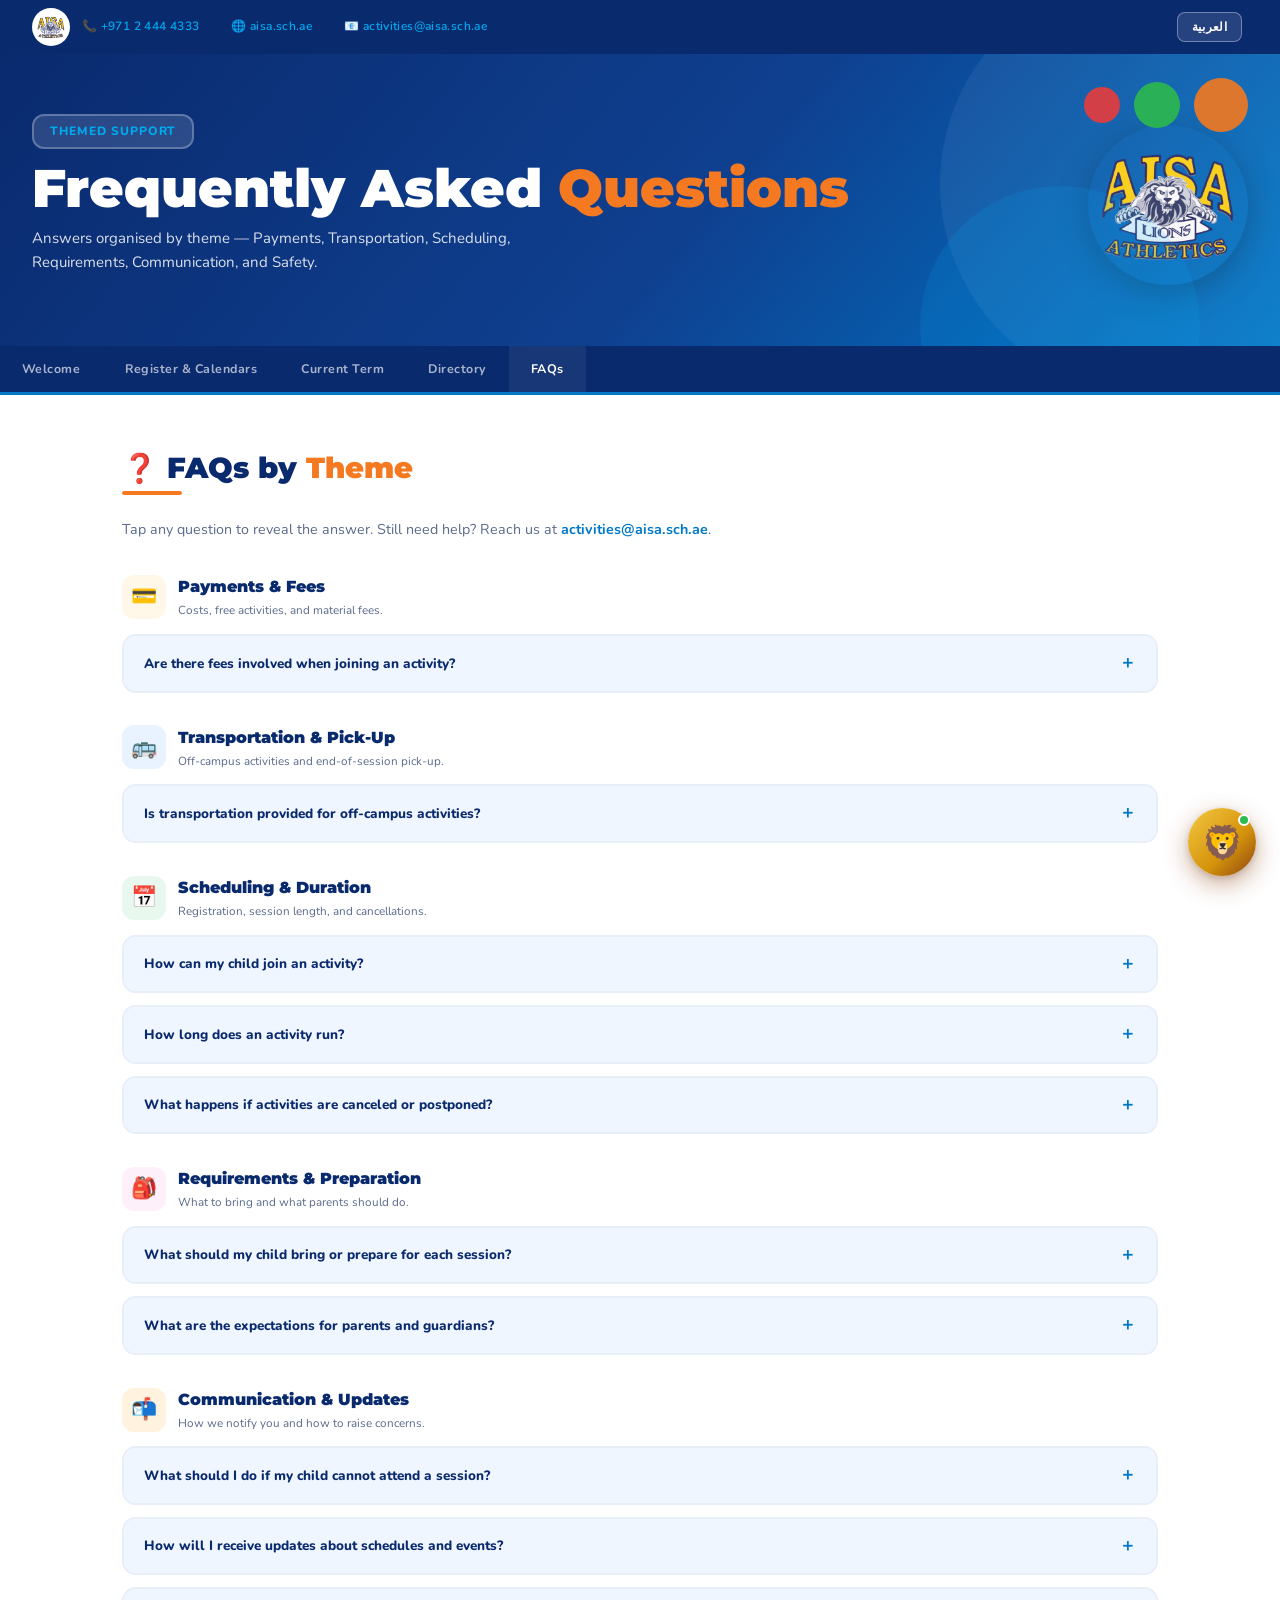
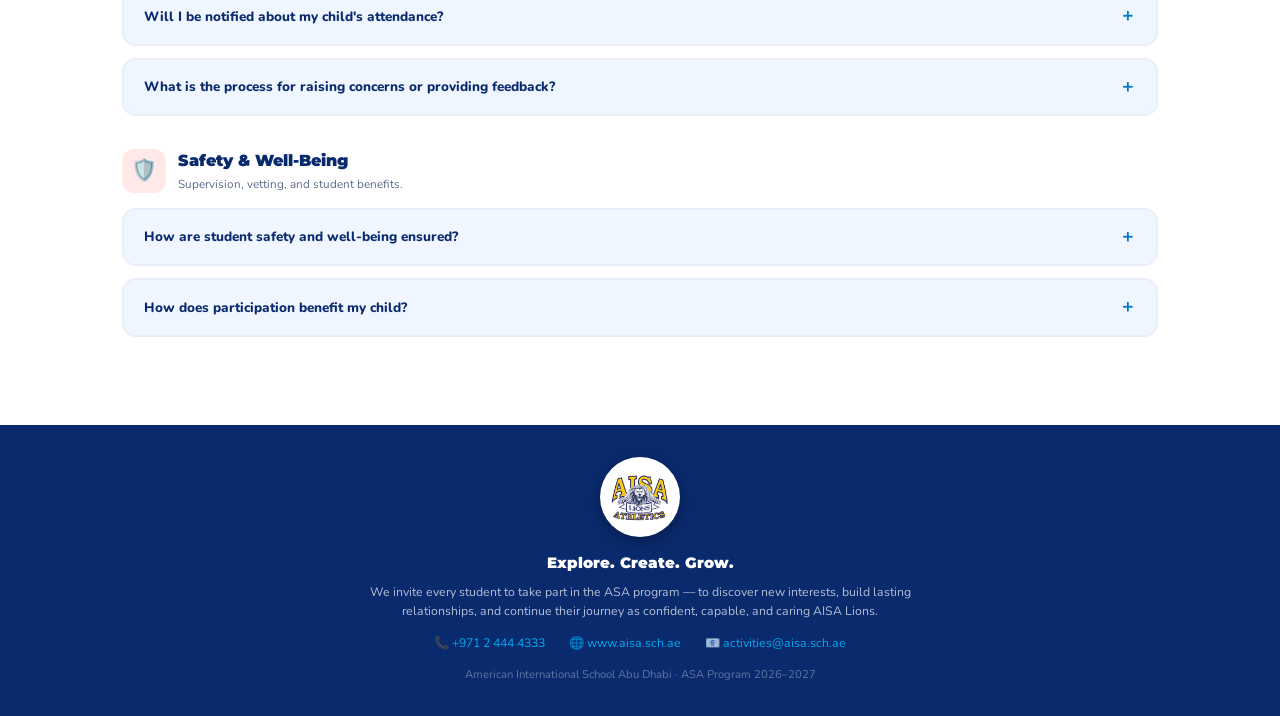
<file: faqs.html>
<!DOCTYPE html>
<html lang="en">
<head>
<meta charset="UTF-8"/>
<meta name="viewport" content="width=device-width, initial-scale=1.0"/>
<title>AISA ASAs — FAQs</title>
<link href="https://fonts.googleapis.com/css2?family=Nunito:wght@400;600;700;800;900&family=Montserrat:wght@700;800;900&display=swap" rel="stylesheet"/>
<link rel="stylesheet" href="styles.css?v=202606231009"/>
</head>
<body>

<!-- ═══ TOP BAR ═══ -->
<div class="topbar no-print" style="display:flex;align-items:center;gap:16px;flex-wrap:wrap">
  <div style="display:flex;align-items:center;gap:12px">
    <img src="aisa-lions-athletics.png" alt="AISA Lions Athletics" class="topbar-logo"/>
    <div class="contact" style="display:flex;gap:16px;flex-wrap:wrap;font-size:.8rem">
      <span>📞 <a href="tel:+97124444333">+971 2 444 4333</a></span>
      <span>🌐 <a href="https://www.aisa.sch.ae/" target="_blank">aisa.sch.ae</a></span>
      <span>📧 <a href="mailto:activities@aisa.sch.ae">activities@aisa.sch.ae</a></span>
    </div>
  </div>
</div>

<!-- ═══ HERO ═══ -->
<div class="hero" id="top">
  <div class="hero-blobs">
    <div class="blob blob-red"></div>
    <div class="blob blob-green"></div>
    <div class="blob blob-orange"></div>
  </div>
  <div style="flex:1;min-width:260px;position:relative;z-index:1">
    <div class="hero-badge" data-i18n="hero_badge_faqs">Themed Support</div>
    <h1 class="hero-title" data-i18n-html="hero_h1_faqs">Frequently Asked <span>Questions</span></h1>
    <p class="hero-sub" data-i18n="hero_sub_faqs">Answers organised by theme — Payments, Transportation, Scheduling, Requirements, Communication, and Safety.</p>
  </div>
  <div class="hero-logo">
    <img src="aisa-lions-athletics.png" alt="AISA Lions Athletics"/>
  </div>
</div>

<!-- ═══ NAV ═══ -->
<nav class="nav-tabs no-print">
  <a href="index.html" data-page="index.html" data-i18n="nav_welcome">Welcome</a>
  <a href="about-asas.html" data-page="about-asas.html" data-i18n="nav_about">Register &amp; Calendars</a>
  <a href="terms.html" data-page="terms.html" data-i18n="nav_terms">Current Term</a>
  <a href="directory.html" data-page="directory.html" data-i18n="nav_directory">Directory</a>
  <a href="faqs.html" data-page="faqs.html" data-i18n="nav_faqs">FAQs</a>
</nav>

<!-- ═══════════════════════════════════════
     THEMED FAQs
═══════════════════════════════════════ -->
<section class="section" id="faqs">
  <h2 class="section-title" data-i18n-html="faq_h2">❓ FAQs by <span>Theme</span></h2>
  <div class="divider"></div>
  <p class="section-sub" data-i18n-html="faq_sub">Tap any question to reveal the answer. Still need help? Reach us at <a href="mailto:activities@aisa.sch.ae" style="color:var(--blue);font-weight:700">activities@aisa.sch.ae</a>.</p>

  <!-- Theme: Payments -->
  <div class="faq-theme payments">
    <div class="faq-theme-head">
      <div class="faq-theme-icon">💳</div>
      <div>
        <div class="faq-theme-title" data-i18n="faq_pay_title">Payments &amp; Fees</div>
        <div class="faq-theme-sub" data-i18n="faq_pay_sub">Costs, free activities, and material fees.</div>
      </div>
    </div>
    <div class="faq-list">
      <div class="faq-item">
        <div class="faq-q" data-i18n="faq_pay_q1">Are there fees involved when joining an activity?</div>
        <div class="faq-a" data-i18n="faq_pay_a1">Some activities require full payment upon registration. Certain activities may collect a partial fee to cover materials. A range of free activities is also available; however, registration is still required. Detailed instructions will be shared in the Welcome Letter from the activity coordinator.</div>
      </div>
    </div>
  </div>

  <!-- Theme: Transportation -->
  <div class="faq-theme transport">
    <div class="faq-theme-head">
      <div class="faq-theme-icon">🚌</div>
      <div>
        <div class="faq-theme-title" data-i18n="faq_trans_title">Transportation &amp; Pick-Up</div>
        <div class="faq-theme-sub" data-i18n="faq_trans_sub">Off-campus activities and end-of-session pick-up.</div>
      </div>
    </div>
    <div class="faq-list">
      <div class="faq-item">
        <div class="faq-q" data-i18n="faq_trans_q1">Is transportation provided for off-campus activities?</div>
        <div class="faq-a" data-i18n="faq_trans_a1">Transportation is available for selected off-campus activities (e.g., bowling, equestrian club, Cubs sports). Parents/guardians are kindly asked to collect their children from AISA campus after the activity.</div>
      </div>
    </div>
  </div>

  <!-- Theme: Scheduling -->
  <div class="faq-theme schedule">
    <div class="faq-theme-head">
      <div class="faq-theme-icon">📅</div>
      <div>
        <div class="faq-theme-title" data-i18n="faq_sched_title">Scheduling &amp; Duration</div>
        <div class="faq-theme-sub" data-i18n="faq_sched_sub">Registration, session length, and cancellations.</div>
      </div>
    </div>
    <div class="faq-list">
      <div class="faq-item">
        <div class="faq-q" data-i18n="faq_sched_q1">How can my child join an activity?</div>
        <div class="faq-a" data-i18n="faq_sched_a1">Please scan the QR code provided or follow the link shared via email. You may select activities based on your child's grade-level offerings.</div>
      </div>
      <div class="faq-item">
        <div class="faq-q" data-i18n="faq_sched_q2">How long does an activity run?</div>
        <div class="faq-a" data-i18n="faq_sched_a2">Most activities are scheduled to last for approximately 8 weeks. Any changes will be communicated in advance through email.</div>
      </div>
      <div class="faq-item">
        <div class="faq-q" data-i18n="faq_sched_q3">What happens if activities are canceled or postponed?</div>
        <div class="faq-a" data-i18n="faq_sched_a3">Any changes or cancellations will be communicated to your registered email address as early as possible. Adjustments may occur due to operational needs or external factors.</div>
      </div>
    </div>
  </div>

  <!-- Theme: Requirements -->
  <div class="faq-theme requirements">
    <div class="faq-theme-head">
      <div class="faq-theme-icon">🎒</div>
      <div>
        <div class="faq-theme-title" data-i18n="faq_req_title">Requirements &amp; Preparation</div>
        <div class="faq-theme-sub" data-i18n="faq_req_sub">What to bring and what parents should do.</div>
      </div>
    </div>
    <div class="faq-list">
      <div class="faq-item">
        <div class="faq-q" data-i18n="faq_req_q1">What should my child bring or prepare for each session?</div>
        <div class="faq-a" data-i18n="faq_req_a1">Any specific requirements will be shared ahead of time by the activity coordinator via email to ensure students are well-prepared.</div>
      </div>
      <div class="faq-item">
        <div class="faq-q" data-i18n="faq_req_q2">What are the expectations for parents and guardians?</div>
        <div class="faq-a" data-i18n-html="faq_req_a2">
          Parents and guardians are kindly requested to:<br/>
          • Notify the activity coordinator in advance if their child will be absent.<br/>
          • Ensure timely collection of their child at the conclusion of each session (typically one hour after school dismissal).<br/>
          • Prepare any necessary requirements prior to their child's participation.
        </div>
      </div>
    </div>
  </div>

  <!-- Theme: Communication -->
  <div class="faq-theme communication">
    <div class="faq-theme-head">
      <div class="faq-theme-icon">📬</div>
      <div>
        <div class="faq-theme-title" data-i18n="faq_comm_title">Communication &amp; Updates</div>
        <div class="faq-theme-sub" data-i18n="faq_comm_sub">How we notify you and how to raise concerns.</div>
      </div>
    </div>
    <div class="faq-list">
      <div class="faq-item">
        <div class="faq-q" data-i18n="faq_comm_q1">What should I do if my child cannot attend a session?</div>
        <div class="faq-a" data-i18n-html="faq_comm_a1">
          Notify the school and your child's teacher via email or by calling the school.<br/><br/>
          📧 Elementary: <a href="mailto:attendance@aisa.sch.ae">attendance@aisa.sch.ae</a><br/>
          📧 Secondary: <a href="mailto:secondaryattendance@aisa.sch.ae">secondaryattendance@aisa.sch.ae</a><br/>
          📞 <a href="tel:+97124444333">+971 2 4444 333</a> (Elementary and Secondary)
        </div>
      </div>
      <div class="faq-item">
        <div class="faq-q" data-i18n="faq_comm_q2">How will I receive updates about schedules and events?</div>
        <div class="faq-a" data-i18n="faq_comm_a2">Updates and any changes will be shared via email through Mograsys by the staff leading the activity.</div>
      </div>
      <div class="faq-item">
        <div class="faq-q" data-i18n="faq_comm_q3">Will I be notified about my child's attendance?</div>
        <div class="faq-a" data-i18n="faq_comm_a3">Yes, you will receive email notifications confirming whether your child has attended or missed a session.</div>
      </div>
      <div class="faq-item">
        <div class="faq-q" data-i18n="faq_comm_q4">What is the process for raising concerns or providing feedback?</div>
        <div class="faq-a" data-i18n="faq_comm_a4">We prioritize open communication and invite parents to share any concerns or feedback through our official school email channels. Please direct your concerns or feedback to the Athletics and Activities department.</div>
      </div>
    </div>
  </div>

  <!-- Theme: Safety -->
  <div class="faq-theme safety">
    <div class="faq-theme-head">
      <div class="faq-theme-icon">🛡️</div>
      <div>
        <div class="faq-theme-title" data-i18n="faq_safe_title">Safety &amp; Well-Being</div>
        <div class="faq-theme-sub" data-i18n="faq_safe_sub">Supervision, vetting, and student benefits.</div>
      </div>
    </div>
    <div class="faq-list">
      <div class="faq-item">
        <div class="faq-q" data-i18n="faq_safe_q1">How are student safety and well-being ensured?</div>
        <div class="faq-a" data-i18n-html="faq_safe_a1">
          AISA has implemented the following measures:<br/>
          • A maximum ratio of 15 students per supervising adult<br/>
          • All activity personnel are thoroughly vetted and approved as per ADEK requirements<br/>
          • Staff members are trained in health and safety protocols<br/>
          • On-site school nurses are available to provide support<br/>
          • Upon successful allocation, parents must provide acknowledgment of consent prior to a student participating.
        </div>
      </div>
      <div class="faq-item">
        <div class="faq-q" data-i18n="faq_safe_q2">How does participation benefit my child?</div>
        <div class="faq-a" data-i18n="faq_safe_a2">Participation in activities supports students in developing confidence, teamwork, and a strong sense of responsibility. It also encourages positive social interaction, builds resilience, and helps students discover and grow their individual interests in a supportive environment.</div>
      </div>
    </div>
  </div>
</section>

<!-- ═══════════════════════════════════════
     FOOTER
═══════════════════════════════════════ -->
<footer>
  <img src="aisa-lions-athletics.png" alt="AISA Lions Athletics" class="footer-logo"/>
  <div style="font-family:'Montserrat',sans-serif;font-size:1rem;font-weight:900;color:#fff;margin-bottom:8px" data-i18n="footer_tagline">
    Explore. Create. Grow.
  </div>
  <p style="margin-bottom:12px;max-width:560px;margin-left:auto;margin-right:auto" data-i18n="footer_invite">
    We invite every student to take part in the ASA program — to discover new interests, build lasting relationships, and continue their journey as confident, capable, and caring AISA Lions.
  </p>
  <div style="display:flex;justify-content:center;gap:24px;flex-wrap:wrap;margin-bottom:12px">
    <span>📞 <a href="tel:+97124444333">+971 2 444 4333</a></span>
    <span>🌐 <a href="https://www.aisa.sch.ae/" target="_blank">www.aisa.sch.ae</a></span>
    <span>📧 <a href="mailto:activities@aisa.sch.ae">activities@aisa.sch.ae</a></span>
  </div>
  <div style="opacity:.5;font-size:.75rem" data-i18n="footer_copy">American International School Abu Dhabi · ASA Program 2026–2027</div>
</footer>

<script src="script.js?v=202606231009"></script>
</body>
</html>
</file>
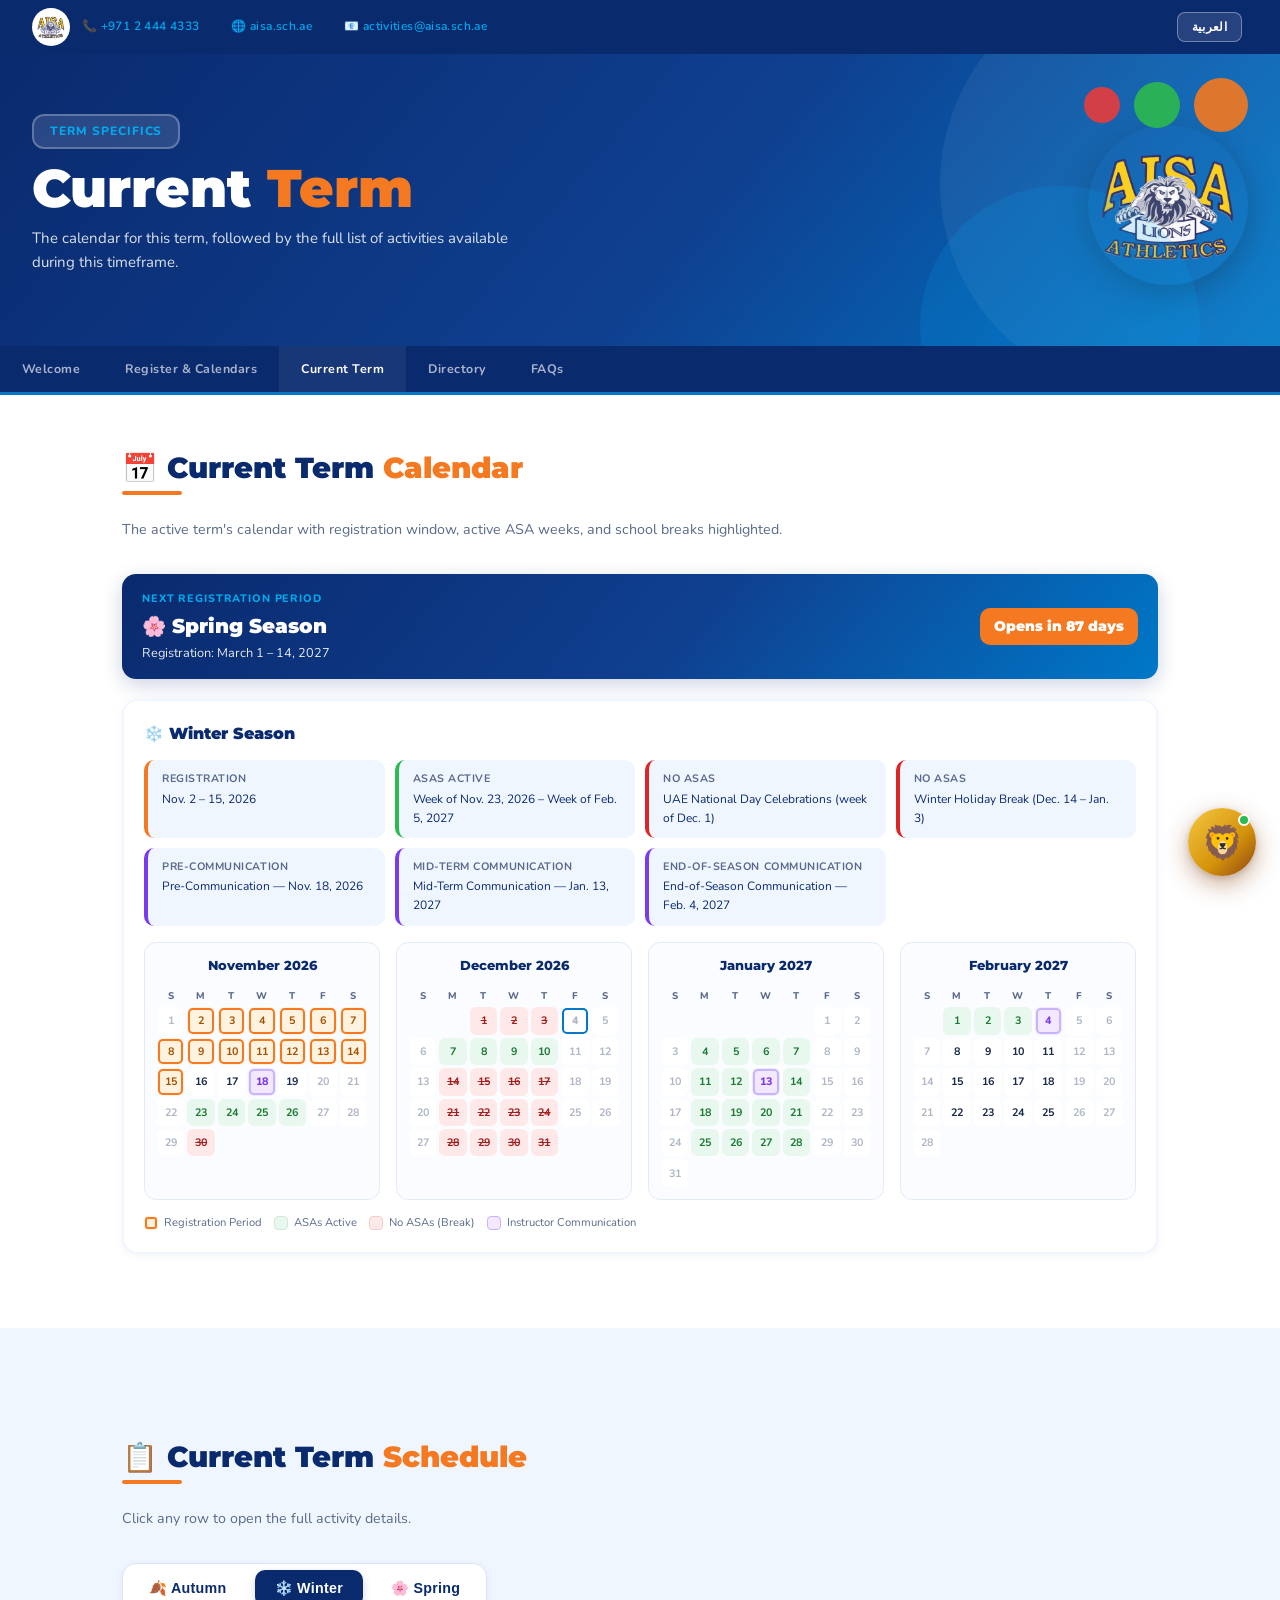
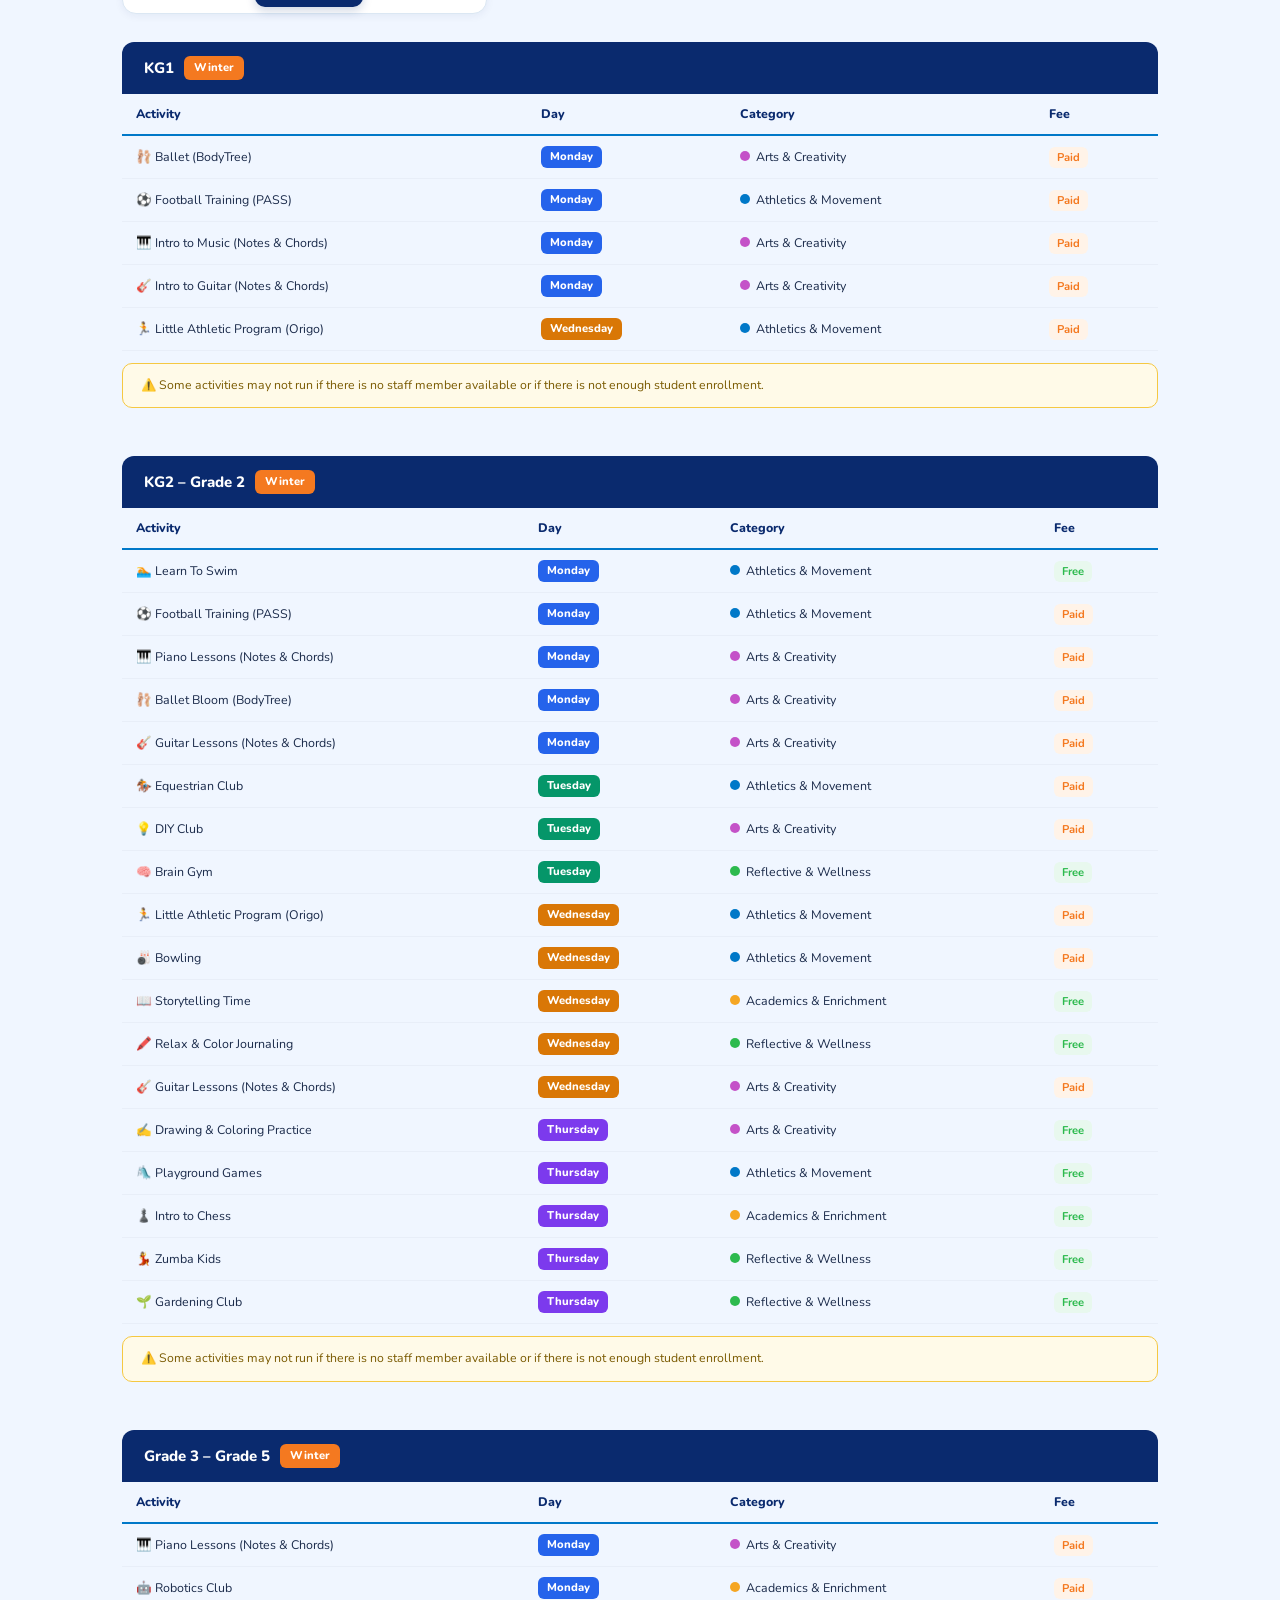
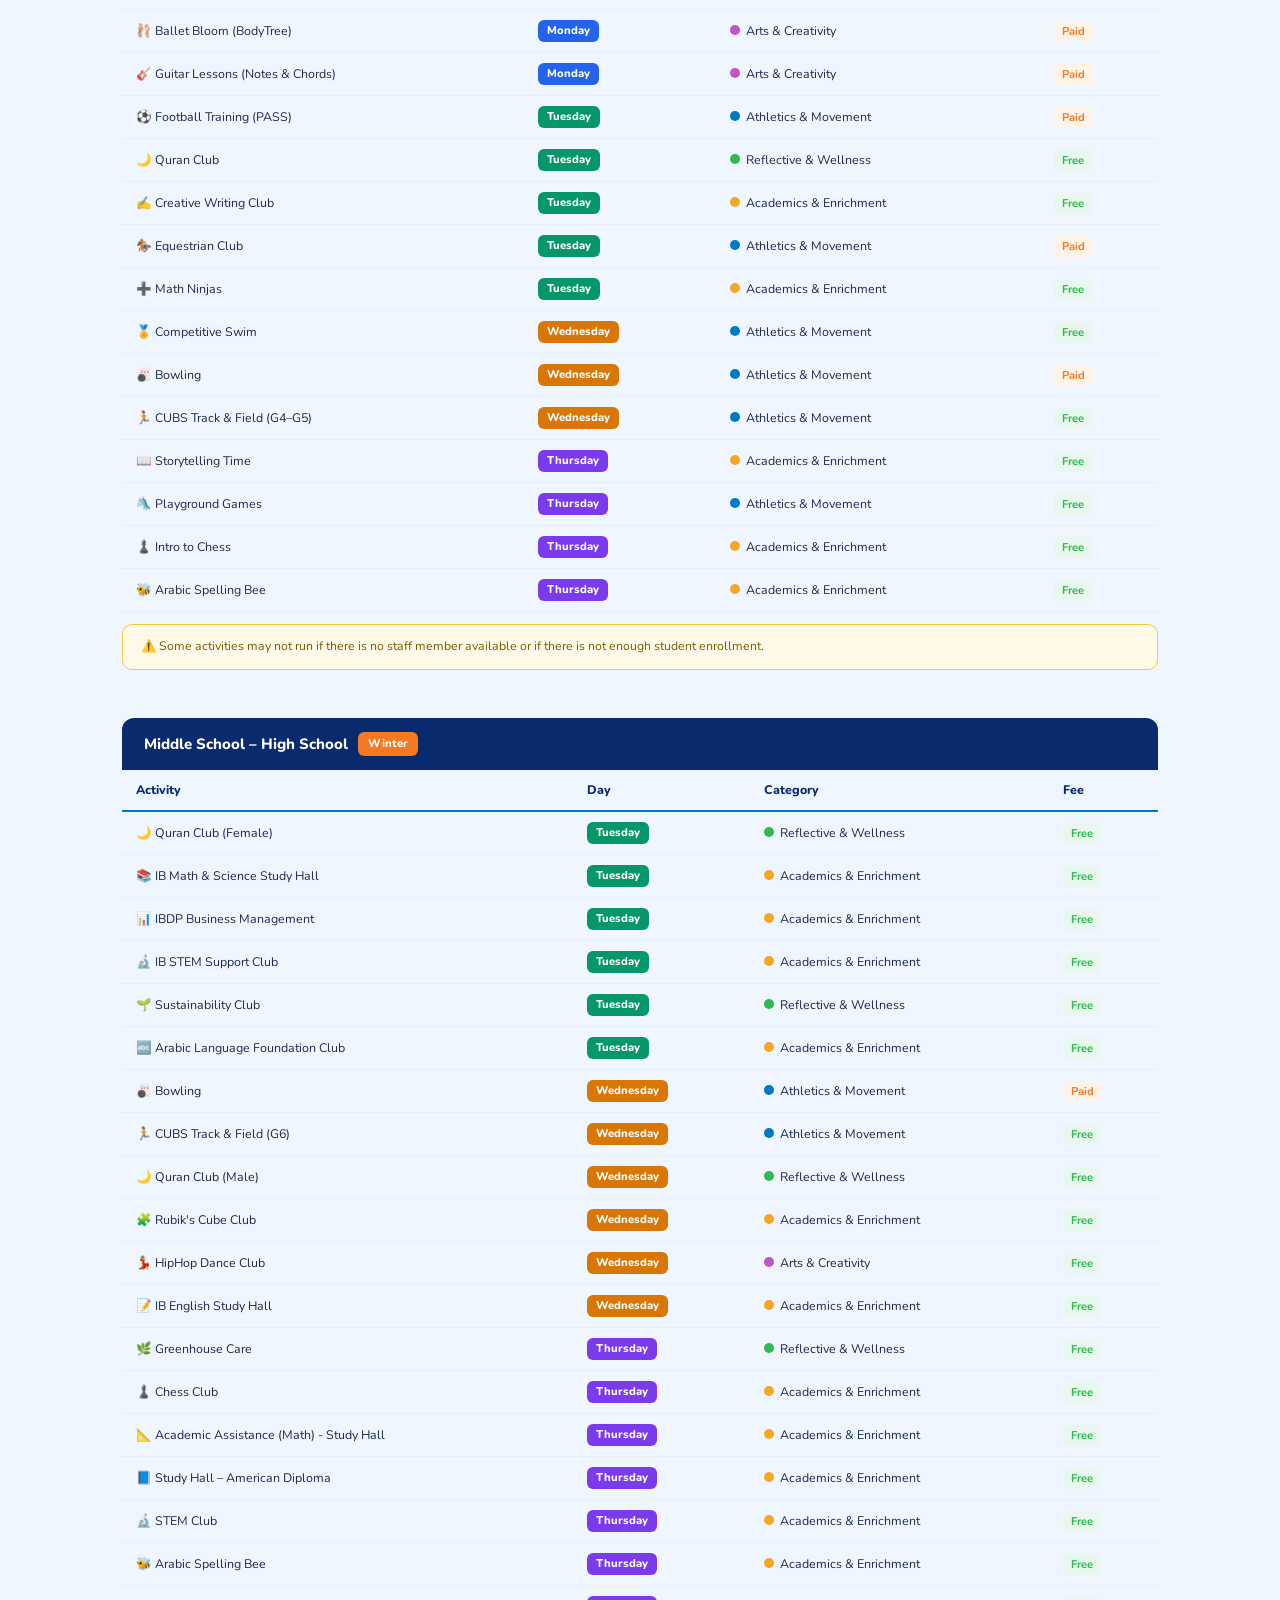
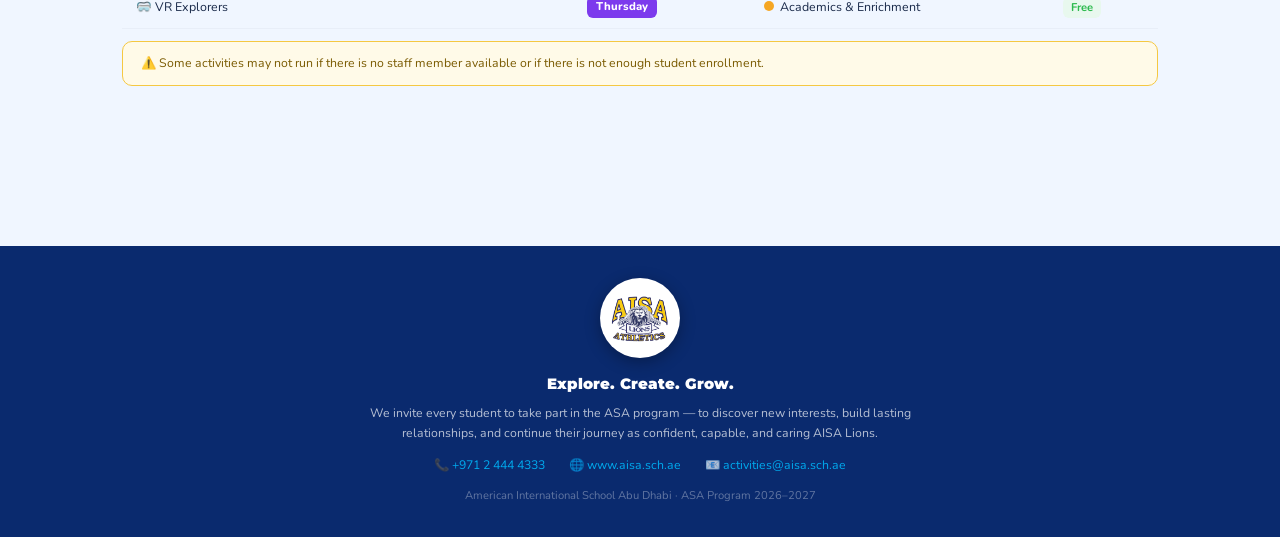
<file: terms.html>
<!DOCTYPE html>
<html lang="en">
<head>
<meta charset="UTF-8"/>
<meta name="viewport" content="width=device-width, initial-scale=1.0"/>
<title>AISA ASAs — Current Term</title>
<link href="https://fonts.googleapis.com/css2?family=Nunito:wght@400;600;700;800;900&family=Montserrat:wght@700;800;900&display=swap" rel="stylesheet"/>
<link rel="stylesheet" href="styles.css?v=202606231009"/>
</head>
<body>

<!-- ═══ TOP BAR ═══ -->
<div class="topbar no-print" style="display:flex;align-items:center;gap:16px;flex-wrap:wrap">
  <div style="display:flex;align-items:center;gap:12px">
    <img src="aisa-lions-athletics.png" alt="AISA Lions Athletics" class="topbar-logo"/>
    <div class="contact" style="display:flex;gap:16px;flex-wrap:wrap;font-size:.8rem">
      <span>📞 <a href="tel:+97124444333">+971 2 444 4333</a></span>
      <span>🌐 <a href="https://www.aisa.sch.ae/" target="_blank">aisa.sch.ae</a></span>
      <span>📧 <a href="mailto:activities@aisa.sch.ae">activities@aisa.sch.ae</a></span>
    </div>
  </div>
</div>

<!-- ═══ HERO ═══ -->
<div class="hero" id="top">
  <div class="hero-blobs">
    <div class="blob blob-red"></div>
    <div class="blob blob-green"></div>
    <div class="blob blob-orange"></div>
  </div>
  <div style="flex:1;min-width:260px;position:relative;z-index:1">
    <div class="hero-badge" data-i18n="hero_badge_terms">Term Specifics</div>
    <h1 class="hero-title" data-i18n-html="hero_h1_terms">Current <span>Term</span></h1>
    <p class="hero-sub" data-i18n="hero_sub_terms">The calendar for this term, followed by the full list of activities available during this timeframe.</p>
  </div>
  <div class="hero-logo">
    <img src="aisa-lions-athletics.png" alt="AISA Lions Athletics"/>
  </div>
</div>

<!-- ═══ NAV ═══ -->
<nav class="nav-tabs no-print">
  <a href="index.html" data-page="index.html" data-i18n="nav_welcome">Welcome</a>
  <a href="about-asas.html" data-page="about-asas.html" data-i18n="nav_about">Register &amp; Calendars</a>
  <a href="terms.html" data-page="terms.html" data-i18n="nav_terms">Current Term</a>
  <a href="directory.html" data-page="directory.html" data-i18n="nav_directory">Directory</a>
  <a href="faqs.html" data-page="faqs.html" data-i18n="nav_faqs">FAQs</a>
</nav>

<!-- ═══════════════════════════════════════
     CURRENT TERM CALENDAR
═══════════════════════════════════════ -->
<section class="section" id="term-calendar">
  <h2 class="section-title" data-i18n-html="term_cal_h2">📅 Current Term <span>Calendar</span></h2>
  <div class="divider"></div>
  <p class="section-sub" data-i18n="term_cal_sub">The active term's calendar with registration window, active ASA weeks, and school breaks highlighted.</p>

  <div id="next-reg-banner" class="next-reg-banner no-print" hidden>
    <div>
      <div class="nrb-label" data-i18n="nrb_label">Next Registration Period</div>
      <div class="nrb-term" id="nrb-term">—</div>
      <div class="nrb-dates" id="nrb-dates">—</div>
    </div>
    <div class="nrb-count" id="nrb-count">—</div>
  </div>

  <div id="season-calendars" data-only="current"></div>
</section>

<!-- ═══════════════════════════════════════
     TERM ACTIVITIES (tabbed)
═══════════════════════════════════════ -->
<div class="band" id="terms">
  <div class="section" style="padding-top:56px;padding-bottom:56px">
    <h2 class="section-title" data-i18n-html="term_sched_h2">📆 Term <span>Activities</span></h2>
    <div class="divider"></div>
    <p class="section-sub" data-i18n="term_sched_sub">Available selections for the current term. Click any activity for full details.</p>

    <div class="term-tabs no-print" role="tablist" aria-label="Select term" data-default="current">
      <button type="button" class="term-tab" role="tab" aria-selected="false" aria-controls="autumn" data-term="autumn">🍂 Autumn</button>
      <button type="button" class="term-tab" role="tab" aria-selected="false" aria-controls="winter" data-term="winter">❄️ Winter</button>
      <button type="button" class="term-tab" role="tab" aria-selected="false" aria-controls="spring" data-term="spring">🌸 Spring</button>
    </div>

    <!-- AUTUMN PANEL -->
    <div class="term-panel" id="autumn" role="tabpanel" aria-labelledby="tab-autumn" data-term="autumn" hidden>
      <div class="term-section">
        <div class="term-title">KG1 <span class="term-badge">Autumn</span></div>
        <table class="asa-table">
          <thead><tr><th>Activity</th><th>Day</th><th>Category</th><th>Fee</th></tr></thead>
          <tbody>
            <tr data-act="act-ballet-kg1"><td>🩰 Ballet (BodyTree)</td><td>Monday</td><td><span class="type-dot type-arts"></span>Arts &amp; Creativity</td><td><span class="badge-paid">Paid</span></td></tr>
            <tr data-act="act-football-kg1"><td>⚽️ Football Training (PASS)</td><td>Monday</td><td><span class="type-dot type-athletic"></span>Athletics &amp; Movement</td><td><span class="badge-paid">Paid</span></td></tr>
            <tr data-act="act-intro-music"><td>🎹 Intro to Music (Notes &amp; Chords)</td><td>Monday</td><td><span class="type-dot type-arts"></span>Arts &amp; Creativity</td><td><span class="badge-paid">Paid</span></td></tr>
            <tr data-act="act-intro-guitar-kg1"><td>🎸 Intro to Guitar (Notes &amp; Chords)</td><td>Monday</td><td><span class="type-dot type-arts"></span>Arts &amp; Creativity</td><td><span class="badge-paid">Paid</span></td></tr>
          </tbody>
        </table>
        <div class="warning-box">⚠️ Some activities may not run if there is no staff member available or if there is not enough student enrollment.</div>
      </div>

      <div class="term-section">
        <div class="term-title">KG2 – Grade 2 <span class="term-badge">Autumn</span></div>
        <table class="asa-table">
          <thead><tr><th>Activity</th><th>Day</th><th>Category</th><th>Fee</th></tr></thead>
          <tbody>
            <tr data-act="act-learn-swim"><td>🏊 Learn To Swim</td><td>Monday</td><td><span class="type-dot type-athletic"></span>Athletics &amp; Movement</td><td><span class="badge-free">Free</span></td></tr>
            <tr data-act="act-piano"><td>🎹 Piano Lessons (Notes &amp; Chords)</td><td>Monday</td><td><span class="type-dot type-arts"></span>Arts &amp; Creativity</td><td><span class="badge-paid">Paid</span></td></tr>
            <tr data-act="act-football-kg2g2"><td>⚽️ Football Training (PASS)</td><td>Monday</td><td><span class="type-dot type-athletic"></span>Athletics &amp; Movement</td><td><span class="badge-paid">Paid</span></td></tr>
            <tr data-act="act-equestrians"><td>🏇 Equestrian Club</td><td>Tuesday</td><td><span class="type-dot type-athletic"></span>Athletics &amp; Movement</td><td><span class="badge-paid">Paid</span></td></tr>
            <tr data-act="act-bowling"><td>🎳 Bowling</td><td>Wednesday</td><td><span class="type-dot type-athletic"></span>Athletics &amp; Movement</td><td><span class="badge-paid">Paid</span></td></tr>
            <tr data-act="act-storytelling"><td>📖 Storytelling Time</td><td>Wednesday</td><td><span class="type-dot type-academic"></span>Academics &amp; Enrichment</td><td><span class="badge-free">Free</span></td></tr>
            <tr data-act="act-relax-color"><td>🖍️ Relax &amp; Color Journaling</td><td>Wednesday</td><td><span class="type-dot type-wellness"></span>Reflective &amp; Wellness</td><td><span class="badge-free">Free</span></td></tr>
            <tr data-act="act-ballet"><td>🩰 Ballet Bloom (BodyTree)</td><td>Monday</td><td><span class="type-dot type-arts"></span>Arts &amp; Creativity</td><td><span class="badge-paid">Paid</span></td></tr>
            <tr data-act="act-drawing"><td>✍️ Drawing &amp; Coloring Practice</td><td>Thursday</td><td><span class="type-dot type-arts"></span>Arts &amp; Creativity</td><td><span class="badge-free">Free</span></td></tr>
            <tr data-act="act-power-up"><td>🔋 Power-Up with Affirmations</td><td>Thursday</td><td><span class="type-dot type-wellness"></span>Reflective &amp; Wellness</td><td><span class="badge-free">Free</span></td></tr>
            <tr data-act="act-playground"><td>🛝 Playground Games</td><td>Thursday</td><td><span class="type-dot type-athletic"></span>Athletics &amp; Movement</td><td><span class="badge-free">Free</span></td></tr>
            <tr data-act="act-intro-chess"><td>♟️ Intro to Chess</td><td>Thursday</td><td><span class="type-dot type-academic"></span>Academics &amp; Enrichment</td><td><span class="badge-free">Free</span></td></tr>
            <tr data-act="act-guitar-kg2g2"><td>🎸 Guitar Lessons (Notes &amp; Chords)</td><td>Monday</td><td><span class="type-dot type-arts"></span>Arts &amp; Creativity</td><td><span class="badge-paid">Paid</span></td></tr>
          </tbody>
        </table>
        <div class="warning-box">⚠️ Some activities may not run if there is no staff member available or if there is not enough student enrollment.</div>
      </div>

      <div class="term-section">
        <div class="term-title">Grade 3 – Grade 5 <span class="term-badge">Autumn</span></div>
        <table class="asa-table">
          <thead><tr><th>Activity</th><th>Day</th><th>Category</th><th>Fee</th></tr></thead>
          <tbody>
            <tr data-act="act-competitive-swim"><td>🏅 Competitive Swim</td><td>Wednesday</td><td><span class="type-dot type-athletic"></span>Athletics &amp; Movement</td><td><span class="badge-free">Free</span></td></tr>
            <tr data-act="act-piano"><td>🎹 Piano Lessons (Notes &amp; Chords)</td><td>Monday</td><td><span class="type-dot type-arts"></span>Arts &amp; Creativity</td><td><span class="badge-paid">Paid</span></td></tr>
            <tr data-act="act-football-g35"><td>⚽️ Football Training (PASS)</td><td>Tuesday</td><td><span class="type-dot type-athletic"></span>Athletics &amp; Movement</td><td><span class="badge-paid">Paid</span></td></tr>
            <tr data-act="act-quran-elem"><td>🌙 Quran Club</td><td>Tuesday</td><td><span class="type-dot type-wellness"></span>Reflective &amp; Wellness</td><td><span class="badge-free">Free</span></td></tr>
            <tr data-act="act-equestrians"><td>🏇 Equestrian Club</td><td>Tuesday</td><td><span class="type-dot type-athletic"></span>Athletics &amp; Movement</td><td><span class="badge-paid">Paid</span></td></tr>
            <tr data-act="act-number-ninjas"><td>➕ Math Ninjas</td><td>Tuesday</td><td><span class="type-dot type-academic"></span>Academics &amp; Enrichment</td><td><span class="badge-free">Free</span></td></tr>
            <tr data-act="act-bowling"><td>🎳 Bowling</td><td>Wednesday</td><td><span class="type-dot type-athletic"></span>Athletics &amp; Movement</td><td><span class="badge-paid">Paid</span></td></tr>
            <tr data-act="act-cubs-football-boys-g45"><td>🏃 CUBS Football – Boys (G4–G5)</td><td>Wednesday</td><td><span class="type-dot type-athletic"></span>Athletics &amp; Movement</td><td><span class="badge-free">Free</span></td></tr>
            <tr data-act="act-storytelling"><td>📖 Storytelling Time</td><td>Wednesday</td><td><span class="type-dot type-academic"></span>Academics &amp; Enrichment</td><td><span class="badge-free">Free</span></td></tr>
            <tr data-act="act-ballet"><td>🩰 Ballet Bloom (BodyTree)</td><td>Monday</td><td><span class="type-dot type-arts"></span>Arts &amp; Creativity</td><td><span class="badge-paid">Paid</span></td></tr>
            <tr data-act="act-cubs-football-girls-g45"><td>🏃 CUBS Football – Girls (G4–G5)</td><td>Wednesday</td><td><span class="type-dot type-athletic"></span>Athletics &amp; Movement</td><td><span class="badge-free">Free</span></td></tr>
            <tr data-act="act-playground"><td>🛝 Playground Games</td><td>Thursday</td><td><span class="type-dot type-athletic"></span>Athletics &amp; Movement</td><td><span class="badge-free">Free</span></td></tr>
            <tr data-act="act-intro-chess"><td>♟️ Intro to Chess</td><td>Thursday</td><td><span class="type-dot type-academic"></span>Academics &amp; Enrichment</td><td><span class="badge-free">Free</span></td></tr>
            <tr data-act="act-student-ambassadors"><td>🤝 Student Ambassadors at AISA</td><td>Thursday</td><td><span class="type-dot type-wellness"></span>Reflective &amp; Wellness</td><td><span class="badge-free">Free</span></td></tr>
            <tr data-act="act-stuco-elem"><td>🗳️ Student Council (StuCo Club)</td><td>Wednesday</td><td><span class="type-dot type-arts"></span>Arts &amp; Creativity</td><td><span class="badge-free">Free</span></td></tr>
            <tr data-act="act-guitar-lessons-g35"><td>🎸 Guitar Lessons (Notes &amp; Chords)</td><td>Monday</td><td><span class="type-dot type-arts"></span>Arts &amp; Creativity</td><td><span class="badge-paid">Paid</span></td></tr>
            <tr data-act="act-caroling"><td>🎄 Winter Caroling Club</td><td>Tuesday</td><td><span class="type-dot type-arts"></span>Arts &amp; Creativity</td><td><span class="badge-free">Free</span></td></tr>
          </tbody>
        </table>
        <div class="warning-box">⚠️ Some activities may not run if there is no staff member available or if there is not enough student enrollment.</div>
      </div>

      <div class="term-section">
        <div class="term-title">Middle School – High School <span class="term-badge">Autumn</span></div>
        <table class="asa-table">
          <thead><tr><th>Activity</th><th>Day</th><th>Category</th><th>Fee</th></tr></thead>
          <tbody>
            <tr data-act="act-hair-dance"><td>💃 Arabic Hair Dance Club</td><td>Tuesday</td><td><span class="type-dot type-arts"></span>Arts &amp; Creativity</td><td><span class="badge-free">Free</span></td></tr>
            <tr data-act="act-bowling"><td>🎳 Bowling</td><td>Wednesday</td><td><span class="type-dot type-athletic"></span>Athletics &amp; Movement</td><td><span class="badge-paid">Paid</span></td></tr>
            <tr data-act="act-cubs-football-boys-g6"><td>🏃 CUBS Football – Boys (G6)</td><td>Wednesday</td><td><span class="type-dot type-athletic"></span>Athletics &amp; Movement</td><td><span class="badge-free">Free</span></td></tr>
            <tr data-act="act-cubs-football-girls-g6"><td>🏃 CUBS Football – Girls (G6)</td><td>Wednesday</td><td><span class="type-dot type-athletic"></span>Athletics &amp; Movement</td><td><span class="badge-free">Free</span></td></tr>
            <tr data-act="act-sh-ib-math"><td>📚 IB Math &amp; Science Study Hall</td><td>Tuesday</td><td><span class="type-dot type-academic"></span>Academics &amp; Enrichment</td><td><span class="badge-free">Free</span></td></tr>
            <tr data-act="act-sh-ib-english"><td>📝 IB English Study Hall</td><td>Wednesday</td><td><span class="type-dot type-academic"></span>Academics &amp; Enrichment</td><td><span class="badge-free">Free</span></td></tr>
            <tr data-act="act-quran-female"><td>🌙 Quran Club (Female)</td><td>Tuesday</td><td><span class="type-dot type-wellness"></span>Reflective &amp; Wellness</td><td><span class="badge-free">Free</span></td></tr>
            <tr data-act="act-quran-male"><td>🌙 Quran Club (Male)</td><td>Wednesday</td><td><span class="type-dot type-wellness"></span>Reflective &amp; Wellness</td><td><span class="badge-free">Free</span></td></tr>
            <tr data-act="act-sh-academic-math"><td>📐 Academic Assistance (Math) - Study Hall</td><td>Thursday</td><td><span class="type-dot type-academic"></span>Academics &amp; Enrichment</td><td><span class="badge-free">Free</span></td></tr>
            <tr data-act="act-arabic-foundation"><td>🔤 Arabic Language Foundation Club</td><td>Tuesday</td><td><span class="type-dot type-academic"></span>Academics &amp; Enrichment</td><td><span class="badge-free">Free</span></td></tr>
            <tr data-act="act-stem-club"><td>🔬 STEM Club</td><td>Thursday</td><td><span class="type-dot type-academic"></span>Academics &amp; Enrichment</td><td><span class="badge-free">Free</span></td></tr>
            <tr data-act="act-rubiks-ms"><td>🧩 Rubik's Cube Club</td><td>Thursday</td><td><span class="type-dot type-academic"></span>Academics &amp; Enrichment</td><td><span class="badge-free">Free</span></td></tr>
            <tr data-act="act-hip-hop"><td>💃 HipHop Dance Club</td><td>Wednesday</td><td><span class="type-dot type-arts"></span>Arts &amp; Creativity</td><td><span class="badge-free">Free</span></td></tr>
            <tr data-act="act-chess-club-ms"><td>♟️ Chess Club</td><td>Wednesday</td><td><span class="type-dot type-academic"></span>Academics &amp; Enrichment</td><td><span class="badge-free">Free</span></td></tr>
            <tr data-act="act-arabic-spelling-bee-mshs"><td>🐝 Arabic Spelling Bee</td><td>Thursday</td><td><span class="type-dot type-academic"></span>Academics &amp; Enrichment</td><td><span class="badge-free">Free</span></td></tr>
            <tr data-act="act-university-bootcamp-g12"><td>🎓 University BootCamp (G12)</td><td>Tuesday</td><td><span class="type-dot type-academic"></span>Academics &amp; Enrichment</td><td><span class="badge-free">Free</span></td></tr>
            <tr data-act="act-arts-crafts-mshs"><td>🎨 Arts and Crafts</td><td>Thursday</td><td><span class="type-dot type-arts"></span>Arts &amp; Creativity</td><td><span class="badge-free">Free</span></td></tr>
          </tbody>
        </table>
        <div class="warning-box">⚠️ Some activities may not run if there is no staff member available or if there is not enough student enrollment.</div>
      </div>
    </div><!-- /autumn panel -->

    <!-- WINTER PANEL -->
    <div class="term-panel" id="winter" role="tabpanel" aria-labelledby="tab-winter" data-term="winter" hidden>
      <div class="term-section">
        <div class="term-title">KG1 <span class="term-badge">Winter</span></div>
        <table class="asa-table">
          <thead><tr><th>Activity</th><th>Day</th><th>Category</th><th>Fee</th></tr></thead>
          <tbody>
            <tr data-act="act-ballet-kg1"><td>🩰 Ballet (BodyTree)</td><td>Monday</td><td><span class="type-dot type-arts"></span>Arts &amp; Creativity</td><td><span class="badge-paid">Paid</span></td></tr>
            <tr data-act="act-little-ath-kg1"><td>🏃 Little Athletic Program (Origo)</td><td>Wednesday</td><td><span class="type-dot type-athletic"></span>Athletics &amp; Movement</td><td><span class="badge-paid">Paid</span></td></tr>
            <tr data-act="act-football-kg1"><td>⚽️ Football Training (PASS)</td><td>Monday</td><td><span class="type-dot type-athletic"></span>Athletics &amp; Movement</td><td><span class="badge-paid">Paid</span></td></tr>
            <tr data-act="act-intro-music"><td>🎹 Intro to Music (Notes &amp; Chords)</td><td>Monday</td><td><span class="type-dot type-arts"></span>Arts &amp; Creativity</td><td><span class="badge-paid">Paid</span></td></tr>
            <tr data-act="act-intro-guitar-kg1"><td>🎸 Intro to Guitar (Notes &amp; Chords)</td><td>Monday</td><td><span class="type-dot type-arts"></span>Arts &amp; Creativity</td><td><span class="badge-paid">Paid</span></td></tr>
          </tbody>
        </table>
        <div class="warning-box">⚠️ Some activities may not run if there is no staff member available or if there is not enough student enrollment.</div>
      </div>

      <div class="term-section">
        <div class="term-title">KG2 – Grade 2 <span class="term-badge">Winter</span></div>
        <table class="asa-table">
          <thead><tr><th>Activity</th><th>Day</th><th>Category</th><th>Fee</th></tr></thead>
          <tbody>
            <tr data-act="act-learn-swim"><td>🏊 Learn To Swim</td><td>Monday</td><td><span class="type-dot type-athletic"></span>Athletics &amp; Movement</td><td><span class="badge-free">Free</span></td></tr>
            <tr data-act="act-football-kg2g2"><td>⚽️ Football Training (PASS)</td><td>Monday</td><td><span class="type-dot type-athletic"></span>Athletics &amp; Movement</td><td><span class="badge-paid">Paid</span></td></tr>
            <tr data-act="act-little-ath-kg2"><td>🏃 Little Athletic Program (Origo)</td><td>Wednesday</td><td><span class="type-dot type-athletic"></span>Athletics &amp; Movement</td><td><span class="badge-paid">Paid</span></td></tr>
            <tr data-act="act-equestrians"><td>🏇 Equestrian Club</td><td>Tuesday</td><td><span class="type-dot type-athletic"></span>Athletics &amp; Movement</td><td><span class="badge-paid">Paid</span></td></tr>
            <tr data-act="act-diy"><td>💡 DIY Club</td><td>Tuesday</td><td><span class="type-dot type-arts"></span>Arts &amp; Creativity</td><td><span class="badge-paid">Paid</span></td></tr>
            <tr data-act="act-brain-gym"><td>🧠 Brain Gym</td><td>Tuesday</td><td><span class="type-dot type-wellness"></span>Reflective &amp; Wellness</td><td><span class="badge-free">Free</span></td></tr>
            <tr data-act="act-bowling"><td>🎳 Bowling</td><td>Wednesday</td><td><span class="type-dot type-athletic"></span>Athletics &amp; Movement</td><td><span class="badge-paid">Paid</span></td></tr>
            <tr data-act="act-piano"><td>🎹 Piano Lessons (Notes &amp; Chords)</td><td>Monday</td><td><span class="type-dot type-arts"></span>Arts &amp; Creativity</td><td><span class="badge-paid">Paid</span></td></tr>
            <tr data-act="act-storytelling"><td>📖 Storytelling Time</td><td>Wednesday</td><td><span class="type-dot type-academic"></span>Academics &amp; Enrichment</td><td><span class="badge-free">Free</span></td></tr>
            <tr data-act="act-relax-color"><td>🖍️ Relax &amp; Color Journaling</td><td>Wednesday</td><td><span class="type-dot type-wellness"></span>Reflective &amp; Wellness</td><td><span class="badge-free">Free</span></td></tr>
            <tr data-act="act-guitar-g35"><td>🎸 Guitar Lessons (Notes &amp; Chords)</td><td>Wednesday</td><td><span class="type-dot type-arts"></span>Arts &amp; Creativity</td><td><span class="badge-paid">Paid</span></td></tr>
            <tr data-act="act-ballet"><td>🩰 Ballet Bloom (BodyTree)</td><td>Monday</td><td><span class="type-dot type-arts"></span>Arts &amp; Creativity</td><td><span class="badge-paid">Paid</span></td></tr>
            <tr data-act="act-drawing"><td>✍️ Drawing &amp; Coloring Practice</td><td>Thursday</td><td><span class="type-dot type-arts"></span>Arts &amp; Creativity</td><td><span class="badge-free">Free</span></td></tr>
            <tr data-act="act-playground"><td>🛝 Playground Games</td><td>Thursday</td><td><span class="type-dot type-athletic"></span>Athletics &amp; Movement</td><td><span class="badge-free">Free</span></td></tr>
            <tr data-act="act-intro-chess"><td>♟️ Intro to Chess</td><td>Thursday</td><td><span class="type-dot type-academic"></span>Academics &amp; Enrichment</td><td><span class="badge-free">Free</span></td></tr>
            <tr data-act="act-guitar-kg2g2"><td>🎸 Guitar Lessons (Notes &amp; Chords)</td><td>Monday</td><td><span class="type-dot type-arts"></span>Arts &amp; Creativity</td><td><span class="badge-paid">Paid</span></td></tr>
            <tr data-act="act-zumba"><td>💃 Zumba Kids</td><td>Thursday</td><td><span class="type-dot type-wellness"></span>Reflective &amp; Wellness</td><td><span class="badge-free">Free</span></td></tr>
            <tr data-act="act-early-sprouts"><td>🌱 Gardening Club</td><td>Thursday</td><td><span class="type-dot type-wellness"></span>Reflective &amp; Wellness</td><td><span class="badge-free">Free</span></td></tr>
          </tbody>
        </table>
        <div class="warning-box">⚠️ Some activities may not run if there is no staff member available or if there is not enough student enrollment.</div>
      </div>

      <div class="term-section">
        <div class="term-title">Grade 3 – Grade 5 <span class="term-badge">Winter</span></div>
        <table class="asa-table">
          <thead><tr><th>Activity</th><th>Day</th><th>Category</th><th>Fee</th></tr></thead>
          <tbody>
            <tr data-act="act-competitive-swim"><td>🏅 Competitive Swim</td><td>Wednesday</td><td><span class="type-dot type-athletic"></span>Athletics &amp; Movement</td><td><span class="badge-free">Free</span></td></tr>
            <tr data-act="act-piano"><td>🎹 Piano Lessons (Notes &amp; Chords)</td><td>Monday</td><td><span class="type-dot type-arts"></span>Arts &amp; Creativity</td><td><span class="badge-paid">Paid</span></td></tr>
            <tr data-act="act-robotics"><td>🤖 Robotics Club</td><td>Monday</td><td><span class="type-dot type-academic"></span>Academics &amp; Enrichment</td><td><span class="badge-paid">Paid</span></td></tr>
            <tr data-act="act-football-g35"><td>⚽️ Football Training (PASS)</td><td>Tuesday</td><td><span class="type-dot type-athletic"></span>Athletics &amp; Movement</td><td><span class="badge-paid">Paid</span></td></tr>
            <tr data-act="act-quran-elem"><td>🌙 Quran Club</td><td>Tuesday</td><td><span class="type-dot type-wellness"></span>Reflective &amp; Wellness</td><td><span class="badge-free">Free</span></td></tr>
            <tr data-act="act-creative-writing"><td>✍️ Creative Writing Club</td><td>Tuesday</td><td><span class="type-dot type-academic"></span>Academics &amp; Enrichment</td><td><span class="badge-free">Free</span></td></tr>
            <tr data-act="act-equestrians"><td>🏇 Equestrian Club</td><td>Tuesday</td><td><span class="type-dot type-athletic"></span>Athletics &amp; Movement</td><td><span class="badge-paid">Paid</span></td></tr>
            <tr data-act="act-number-ninjas"><td>➕ Math Ninjas</td><td>Tuesday</td><td><span class="type-dot type-academic"></span>Academics &amp; Enrichment</td><td><span class="badge-free">Free</span></td></tr>
            <tr data-act="act-bowling"><td>🎳 Bowling</td><td>Wednesday</td><td><span class="type-dot type-athletic"></span>Athletics &amp; Movement</td><td><span class="badge-paid">Paid</span></td></tr>
            <tr data-act="act-cubs-track-g45"><td>🏃 CUBS Track &amp; Field (G4–G5)</td><td>Wednesday</td><td><span class="type-dot type-athletic"></span>Athletics &amp; Movement</td><td><span class="badge-free">Free</span></td></tr>
            <tr data-act="act-storytelling"><td>📖 Storytelling Time</td><td>Thursday</td><td><span class="type-dot type-academic"></span>Academics &amp; Enrichment</td><td><span class="badge-free">Free</span></td></tr>
            <tr data-act="act-ballet"><td>🩰 Ballet Bloom (BodyTree)</td><td>Monday</td><td><span class="type-dot type-arts"></span>Arts &amp; Creativity</td><td><span class="badge-paid">Paid</span></td></tr>
            <tr data-act="act-playground"><td>🛝 Playground Games</td><td>Thursday</td><td><span class="type-dot type-athletic"></span>Athletics &amp; Movement</td><td><span class="badge-free">Free</span></td></tr>
            <tr data-act="act-intro-chess"><td>♟️ Intro to Chess</td><td>Thursday</td><td><span class="type-dot type-academic"></span>Academics &amp; Enrichment</td><td><span class="badge-free">Free</span></td></tr>
            <tr data-act="act-arabic-spelling-bee-elem"><td>🐝 Arabic Spelling Bee</td><td>Thursday</td><td><span class="type-dot type-academic"></span>Academics &amp; Enrichment</td><td><span class="badge-free">Free</span></td></tr>
            <tr data-act="act-guitar-lessons-g35"><td>🎸 Guitar Lessons (Notes &amp; Chords)</td><td>Monday</td><td><span class="type-dot type-arts"></span>Arts &amp; Creativity</td><td><span class="badge-paid">Paid</span></td></tr>
          </tbody>
        </table>
        <div class="warning-box">⚠️ Some activities may not run if there is no staff member available or if there is not enough student enrollment.</div>
      </div>

      <div class="term-section">
        <div class="term-title">Middle School – High School <span class="term-badge">Winter</span></div>
        <table class="asa-table">
          <thead><tr><th>Activity</th><th>Day</th><th>Category</th><th>Fee</th></tr></thead>
          <tbody>
            <tr data-act="act-quran-female"><td>🌙 Quran Club (Female)</td><td>Tuesday</td><td><span class="type-dot type-wellness"></span>Reflective &amp; Wellness</td><td><span class="badge-free">Free</span></td></tr>
            <tr data-act="act-sh-ib-math"><td>📚 IB Math &amp; Science Study Hall</td><td>Tuesday</td><td><span class="type-dot type-academic"></span>Academics &amp; Enrichment</td><td><span class="badge-free">Free</span></td></tr>
            <tr data-act="act-ibdp-business"><td>📊 IBDP Business Management</td><td>Tuesday</td><td><span class="type-dot type-academic"></span>Academics &amp; Enrichment</td><td><span class="badge-free">Free</span></td></tr>
            <tr data-act="act-ib-stem"><td>🔬 IB STEM Support Club</td><td>Tuesday</td><td><span class="type-dot type-academic"></span>Academics &amp; Enrichment</td><td><span class="badge-free">Free</span></td></tr>
            <tr data-act="act-sustainability"><td>🌱 Sustainability Club</td><td>Tuesday</td><td><span class="type-dot type-wellness"></span>Reflective &amp; Wellness</td><td><span class="badge-free">Free</span></td></tr>
            <tr data-act="act-bowling"><td>🎳 Bowling</td><td>Wednesday</td><td><span class="type-dot type-athletic"></span>Athletics &amp; Movement</td><td><span class="badge-paid">Paid</span></td></tr>
            <tr data-act="act-cubs-track-g6"><td>🏃 CUBS Track &amp; Field (G6)</td><td>Wednesday</td><td><span class="type-dot type-athletic"></span>Athletics &amp; Movement</td><td><span class="badge-free">Free</span></td></tr>
            <tr data-act="act-quran-male"><td>🌙 Quran Club (Male)</td><td>Wednesday</td><td><span class="type-dot type-wellness"></span>Reflective &amp; Wellness</td><td><span class="badge-free">Free</span></td></tr>
            <tr data-act="act-rubiks-ms"><td>🧩 Rubik's Cube Club</td><td>Wednesday</td><td><span class="type-dot type-academic"></span>Academics &amp; Enrichment</td><td><span class="badge-free">Free</span></td></tr>
            <tr data-act="act-hip-hop"><td>💃 HipHop Dance Club</td><td>Wednesday</td><td><span class="type-dot type-arts"></span>Arts &amp; Creativity</td><td><span class="badge-free">Free</span></td></tr>
            <tr data-act="act-sh-ib-english"><td>📝 IB English Study Hall</td><td>Wednesday</td><td><span class="type-dot type-academic"></span>Academics &amp; Enrichment</td><td><span class="badge-free">Free</span></td></tr>
            <tr data-act="act-greenhouse"><td>🌿 Greenhouse Care</td><td>Thursday</td><td><span class="type-dot type-wellness"></span>Reflective &amp; Wellness</td><td><span class="badge-free">Free</span></td></tr>
            <tr data-act="act-chess-club-ms"><td>♟️ Chess Club</td><td>Thursday</td><td><span class="type-dot type-academic"></span>Academics &amp; Enrichment</td><td><span class="badge-free">Free</span></td></tr>
            <tr data-act="act-sh-academic-math"><td>📐 Academic Assistance (Math) - Study Hall</td><td>Thursday</td><td><span class="type-dot type-academic"></span>Academics &amp; Enrichment</td><td><span class="badge-free">Free</span></td></tr>
            <tr data-act="act-sh-am-diploma"><td>📘 Study Hall – American Diploma</td><td>Thursday</td><td><span class="type-dot type-academic"></span>Academics &amp; Enrichment</td><td><span class="badge-free">Free</span></td></tr>
            <tr data-act="act-stem-club"><td>🔬 STEM Club</td><td>Thursday</td><td><span class="type-dot type-academic"></span>Academics &amp; Enrichment</td><td><span class="badge-free">Free</span></td></tr>
            <tr data-act="act-arabic-spelling-bee-mshs"><td>🐝 Arabic Spelling Bee</td><td>Thursday</td><td><span class="type-dot type-academic"></span>Academics &amp; Enrichment</td><td><span class="badge-free">Free</span></td></tr>
            <tr data-act="act-vr-explorers"><td>🥽 VR Explorers</td><td>Thursday</td><td><span class="type-dot type-academic"></span>Academics &amp; Enrichment</td><td><span class="badge-free">Free</span></td></tr>
            <tr data-act="act-arabic-foundation"><td>🔤 Arabic Language Foundation Club</td><td>Tuesday</td><td><span class="type-dot type-academic"></span>Academics &amp; Enrichment</td><td><span class="badge-free">Free</span></td></tr>
          </tbody>
        </table>
        <div class="warning-box">⚠️ Some activities may not run if there is no staff member available or if there is not enough student enrollment.</div>
      </div>
    </div><!-- /winter panel -->

    <!-- SPRING PANEL -->
    <div class="term-panel" id="spring" role="tabpanel" aria-labelledby="tab-spring" data-term="spring" hidden>
      <div class="term-section">
        <div class="term-title">KG1 <span class="term-badge">Spring</span></div>
        <table class="asa-table">
          <thead><tr><th>Activity</th><th>Day</th><th>Category</th><th>Fee</th></tr></thead>
          <tbody>
            <tr data-act="act-ballet-kg1"><td>🩰 Ballet (BodyTree)</td><td>Monday</td><td><span class="type-dot type-arts"></span>Arts &amp; Creativity</td><td><span class="badge-paid">Paid</span></td></tr>
            <tr data-act="act-little-ath-kg1"><td>🏃 Little Athletic Program (Origo)</td><td>Wednesday</td><td><span class="type-dot type-athletic"></span>Athletics &amp; Movement</td><td><span class="badge-paid">Paid</span></td></tr>
            <tr data-act="act-football-kg1"><td>⚽️ Football Training (PASS)</td><td>Monday</td><td><span class="type-dot type-athletic"></span>Athletics &amp; Movement</td><td><span class="badge-paid">Paid</span></td></tr>
            <tr data-act="act-intro-music"><td>🎹 Intro to Music (Notes &amp; Chords)</td><td>Monday</td><td><span class="type-dot type-arts"></span>Arts &amp; Creativity</td><td><span class="badge-paid">Paid</span></td></tr>
            <tr data-act="act-intro-guitar-kg1"><td>🎸 Intro to Guitar (Notes &amp; Chords)</td><td>Monday</td><td><span class="type-dot type-arts"></span>Arts &amp; Creativity</td><td><span class="badge-paid">Paid</span></td></tr>
          </tbody>
        </table>
        <div class="warning-box">⚠️ Some activities may not run if there is no staff member available or if there is not enough student enrollment.</div>
      </div>

      <div class="term-section">
        <div class="term-title">KG2 – Grade 2 <span class="term-badge">Spring</span></div>
        <table class="asa-table">
          <thead><tr><th>Activity</th><th>Day</th><th>Category</th><th>Fee</th></tr></thead>
          <tbody>
            <tr data-act="act-learn-swim"><td>🏊 Learn To Swim</td><td>Monday</td><td><span class="type-dot type-athletic"></span>Athletics &amp; Movement</td><td><span class="badge-free">Free</span></td></tr>
            <tr data-act="act-piano"><td>🎹 Piano Lessons (Notes &amp; Chords)</td><td>Monday</td><td><span class="type-dot type-arts"></span>Arts &amp; Creativity</td><td><span class="badge-paid">Paid</span></td></tr>
            <tr data-act="act-football-kg2g2"><td>⚽️ Football Training (PASS)</td><td>Monday</td><td><span class="type-dot type-athletic"></span>Athletics &amp; Movement</td><td><span class="badge-paid">Paid</span></td></tr>
            <tr data-act="act-equestrians"><td>🏇 Equestrian Club</td><td>Tuesday</td><td><span class="type-dot type-athletic"></span>Athletics &amp; Movement</td><td><span class="badge-paid">Paid</span></td></tr>
            <tr data-act="act-bowling"><td>🎳 Bowling</td><td>Wednesday</td><td><span class="type-dot type-athletic"></span>Athletics &amp; Movement</td><td><span class="badge-paid">Paid</span></td></tr>
            <tr data-act="act-read-aloud"><td>📖 Read-A-Loud Reading Club</td><td>Wednesday</td><td><span class="type-dot type-academic"></span>Academics &amp; Enrichment</td><td><span class="badge-free">Free</span></td></tr>
            <tr data-act="act-relax-color"><td>🖍️ Relax &amp; Color Journaling</td><td>Wednesday</td><td><span class="type-dot type-wellness"></span>Reflective &amp; Wellness</td><td><span class="badge-free">Free</span></td></tr>
            <tr data-act="act-ballet"><td>🩰 Ballet Bloom (BodyTree)</td><td>Monday</td><td><span class="type-dot type-arts"></span>Arts &amp; Creativity</td><td><span class="badge-paid">Paid</span></td></tr>
            <tr data-act="act-lego-club"><td>🧱 LEGO Club</td><td>Wednesday</td><td><span class="type-dot type-academic"></span>Academics &amp; Enrichment</td><td><span class="badge-free">Free</span></td></tr>
            <tr data-act="act-drawing"><td>✍️ Drawing &amp; Coloring Practice</td><td>Thursday</td><td><span class="type-dot type-arts"></span>Arts &amp; Creativity</td><td><span class="badge-free">Free</span></td></tr>
            <tr data-act="act-playground"><td>🛝 Playground Games</td><td>Thursday</td><td><span class="type-dot type-athletic"></span>Athletics &amp; Movement</td><td><span class="badge-free">Free</span></td></tr>
            <tr data-act="act-intro-chess"><td>♟️ Intro to Chess</td><td>Thursday</td><td><span class="type-dot type-academic"></span>Academics &amp; Enrichment</td><td><span class="badge-free">Free</span></td></tr>
            <tr data-act="act-arabic-read-aloud"><td>📚 Arabic Read Aloud Club (Short Stories)</td><td>Wednesday</td><td><span class="type-dot type-academic"></span>Academics &amp; Enrichment</td><td><span class="badge-free">Free</span></td></tr>
            <tr data-act="act-guitar-kg2g2"><td>🎸 Guitar Lessons (Notes &amp; Chords)</td><td>Monday</td><td><span class="type-dot type-arts"></span>Arts &amp; Creativity</td><td><span class="badge-paid">Paid</span></td></tr>
            <tr data-act="act-early-sprouts"><td>🌱 Gardening Club</td><td>Thursday</td><td><span class="type-dot type-wellness"></span>Reflective &amp; Wellness</td><td><span class="badge-free">Free</span></td></tr>
          </tbody>
        </table>
        <div class="warning-box">⚠️ Some activities may not run if there is no staff member available or if there is not enough student enrollment.</div>
      </div>

      <div class="term-section">
        <div class="term-title">Grade 3 – Grade 5 <span class="term-badge">Spring</span></div>
        <table class="asa-table">
          <thead><tr><th>Activity</th><th>Day</th><th>Category</th><th>Fee</th></tr></thead>
          <tbody>
            <tr data-act="act-competitive-swim"><td>🏅 Competitive Swim</td><td>Wednesday</td><td><span class="type-dot type-athletic"></span>Athletics &amp; Movement</td><td><span class="badge-free">Free</span></td></tr>
            <tr data-act="act-piano"><td>🎹 Piano Lessons (Notes &amp; Chords)</td><td>Monday</td><td><span class="type-dot type-arts"></span>Arts &amp; Creativity</td><td><span class="badge-paid">Paid</span></td></tr>
            <tr data-act="act-football-g35"><td>⚽️ Football Training (PASS)</td><td>Tuesday</td><td><span class="type-dot type-athletic"></span>Athletics &amp; Movement</td><td><span class="badge-paid">Paid</span></td></tr>
            <tr data-act="act-quran-elem"><td>🌙 Quran Club</td><td>Tuesday</td><td><span class="type-dot type-wellness"></span>Reflective &amp; Wellness</td><td><span class="badge-free">Free</span></td></tr>
            <tr data-act="act-equestrians"><td>🏇 Equestrian Club</td><td>Tuesday</td><td><span class="type-dot type-athletic"></span>Athletics &amp; Movement</td><td><span class="badge-paid">Paid</span></td></tr>
            <tr data-act="act-number-ninjas"><td>➕ Math Ninjas</td><td>Tuesday</td><td><span class="type-dot type-academic"></span>Academics &amp; Enrichment</td><td><span class="badge-free">Free</span></td></tr>
            <tr data-act="act-bowling"><td>🎳 Bowling</td><td>Wednesday</td><td><span class="type-dot type-athletic"></span>Athletics &amp; Movement</td><td><span class="badge-paid">Paid</span></td></tr>
            <tr data-act="act-cubs-basketball-boys-g45"><td>🏀 CUBS Basketball – Boys (G4–G5)</td><td>Wednesday</td><td><span class="type-dot type-athletic"></span>Athletics &amp; Movement</td><td><span class="badge-free">Free</span></td></tr>
            <tr data-act="act-ballet"><td>🩰 Ballet Bloom (BodyTree)</td><td>Monday</td><td><span class="type-dot type-arts"></span>Arts &amp; Creativity</td><td><span class="badge-paid">Paid</span></td></tr>
            <tr data-act="act-cubs-basketball-girls-g45"><td>🏀 CUBS Basketball – Girls (G4–G5)</td><td>Wednesday</td><td><span class="type-dot type-athletic"></span>Athletics &amp; Movement</td><td><span class="badge-free">Free</span></td></tr>
            <tr data-act="act-playground"><td>🛝 Playground Games</td><td>Thursday</td><td><span class="type-dot type-athletic"></span>Athletics &amp; Movement</td><td><span class="badge-free">Free</span></td></tr>
            <tr data-act="act-intro-chess"><td>♟️ Intro to Chess</td><td>Thursday</td><td><span class="type-dot type-academic"></span>Academics &amp; Enrichment</td><td><span class="badge-free">Free</span></td></tr>
            <tr data-act="act-musical-play-elem"><td>🎭 Elementary Musical Play</td><td>Thursday</td><td><span class="type-dot type-arts"></span>Arts &amp; Creativity</td><td><span class="badge-free">Free</span></td></tr>
            <tr data-act="act-guitar-lessons-g35"><td>🎸 Guitar Lessons (Notes &amp; Chords)</td><td>Monday</td><td><span class="type-dot type-arts"></span>Arts &amp; Creativity</td><td><span class="badge-paid">Paid</span></td></tr>
          </tbody>
        </table>
        <div class="warning-box">⚠️ Some activities may not run if there is no staff member available or if there is not enough student enrollment.</div>
      </div>

      <div class="term-section">
        <div class="term-title">Middle School – High School <span class="term-badge">Spring</span></div>
        <table class="asa-table">
          <thead><tr><th>Activity</th><th>Day</th><th>Category</th><th>Fee</th></tr></thead>
          <tbody>
            <tr data-act="act-sh-academic-math"><td>📐 Academic Assistance (Math) - Study Hall</td><td>Tuesday</td><td><span class="type-dot type-academic"></span>Academics &amp; Enrichment</td><td><span class="badge-free">Free</span></td></tr>
            <tr data-act="act-quran-female"><td>🌙 Quran Club (Female)</td><td>Tuesday</td><td><span class="type-dot type-wellness"></span>Reflective &amp; Wellness</td><td><span class="badge-free">Free</span></td></tr>
            <tr data-act="act-bowling"><td>🎳 Bowling</td><td>Wednesday</td><td><span class="type-dot type-athletic"></span>Athletics &amp; Movement</td><td><span class="badge-paid">Paid</span></td></tr>
            <tr data-act="act-cubs-basketball-boys-g6"><td>🏀 CUBS Basketball – Boys (G6)</td><td>Wednesday</td><td><span class="type-dot type-athletic"></span>Athletics &amp; Movement</td><td><span class="badge-free">Free</span></td></tr>
            <tr data-act="act-cubs-basketball-girls-g6"><td>🏀 CUBS Basketball – Girls (G6)</td><td>Wednesday</td><td><span class="type-dot type-athletic"></span>Athletics &amp; Movement</td><td><span class="badge-free">Free</span></td></tr>
            <tr data-act="act-quran-male"><td>🌙 Quran Club (Male)</td><td>Wednesday</td><td><span class="type-dot type-wellness"></span>Reflective &amp; Wellness</td><td><span class="badge-free">Free</span></td></tr>
            <tr data-act="act-arabic-foundation"><td>🔤 Arabic Language Foundation Club</td><td>Tuesday</td><td><span class="type-dot type-academic"></span>Academics &amp; Enrichment</td><td><span class="badge-free">Free</span></td></tr>
            <tr data-act="act-musical-play-mshs"><td>🎭 Middle/High School Musical Play</td><td>Thursday</td><td><span class="type-dot type-arts"></span>Arts &amp; Creativity</td><td><span class="badge-free">Free</span></td></tr>
            <tr data-act="act-university-bootcamp-g11"><td>🎓 University BootCamp (G11)</td><td>Tuesday</td><td><span class="type-dot type-academic"></span>Academics &amp; Enrichment</td><td><span class="badge-free">Free</span></td></tr>
          </tbody>
        </table>
        <div class="warning-box">⚠️ Some activities may not run if there is no staff member available or if there is not enough student enrollment.</div>
      </div>
    </div><!-- /spring panel -->

    <!-- ═══ Activity modal overlay (shared) ═══ -->
    <div class="act-overlay" id="actOverlay" onclick="handleOverlayClick(event)">
      <div class="act-box" id="actBox">
        <button class="act-close" onclick="closeAct()">✕</button>
        <div id="actContent"></div>
      </div>
    </div>
  </div>
</div>

<!-- ═══════════════════════════════════════
     FOOTER
═══════════════════════════════════════ -->
<footer>
  <img src="aisa-lions-athletics.png" alt="AISA Lions Athletics" class="footer-logo"/>
  <div style="font-family:'Montserrat',sans-serif;font-size:1rem;font-weight:900;color:#fff;margin-bottom:8px" data-i18n="footer_tagline">
    Explore. Create. Grow.
  </div>
  <p style="margin-bottom:12px;max-width:560px;margin-left:auto;margin-right:auto" data-i18n="footer_invite">
    We invite every student to take part in the ASA program — to discover new interests, build lasting relationships, and continue their journey as confident, capable, and caring AISA Lions.
  </p>
  <div style="display:flex;justify-content:center;gap:24px;flex-wrap:wrap;margin-bottom:12px">
    <span>📞 <a href="tel:+97124444333">+971 2 444 4333</a></span>
    <span>🌐 <a href="https://www.aisa.sch.ae/" target="_blank">www.aisa.sch.ae</a></span>
    <span>📧 <a href="mailto:activities@aisa.sch.ae">activities@aisa.sch.ae</a></span>
  </div>
  <div style="opacity:.5;font-size:.75rem" data-i18n="footer_copy">American International School Abu Dhabi · ASA Program 2026–2027</div>
</footer>

<script src="script.js?v=202606231009"></script>
</body>
</html>
</file>
<file: styles.css>
/* ═══════════════════════════════════════
   VARIABLES — easy to update
═══════════════════════════════════════ */
:root {
  --navy:    #0a2a6e;
  --blue:    #0078c8;
  --sky:     #00aaee;
  --orange:  #f47920;
  --green:   #2dba4e;
  --yellow:  #f5c842;
  --white:   #ffffff;
  --light:   #f0f6ff;
  --text:    #1a2a4a;
  --muted:   #5a6a8a;

  /* Category colours */
  --wellness-bg: #e8f8ee;
  --wellness-accent: #2dba4e;
  --academic-bg:  #fff8e8;
  --academic-accent: #f5a623;
  --athletic-bg:  #e8f3ff;
  --athletic-accent: #0078c8;
  --arts-bg:      #fef0fb;
  --arts-accent:  #c452c8;

  /* School year — change here to update everywhere */
  --year: "2026–2027";

  font-size: 15px;
}

/* ═══════════════════════════════════════
   RESET & BASE
═══════════════════════════════════════ */
*,*::before,*::after{box-sizing:border-box;margin:0;padding:0}
html{scroll-behavior:smooth}
body{font-family:'Nunito',sans-serif;color:var(--text);background:#fff;line-height:1.6}
a{color:inherit;text-decoration:none}
h1,h2,h3,h4{font-family:'Montserrat',sans-serif;line-height:1.2}
img{max-width:100%}

/* ═══════════════════════════════════════
   PRINT / SAVE AS PDF
═══════════════════════════════════════ */
@media print{
  .no-print{display:none!important}
  body{font-size:11pt}
  .hero{padding:20px;min-height:auto}
  section{page-break-inside:avoid}
  .card{break-inside:avoid}
}

/* ═══════════════════════════════════════
   TOP BAR
═══════════════════════════════════════ */
.topbar{
  background:var(--navy);
  color:#fff;
  display:flex;align-items:center;justify-content:space-between;
  padding:8px 32px;
  font-size:0.82rem;font-weight:600;letter-spacing:.03em;
  position:sticky;top:0;z-index:1000;
}
.topbar a{color:var(--sky);transition:opacity .2s}
.topbar a:hover{opacity:.8}
.topbar .contact span{margin-right:16px}
.save-btn{
  background:var(--orange);color:#fff;
  border:none;border-radius:8px;
  padding:7px 18px;font-size:.82rem;font-weight:800;
  cursor:pointer;letter-spacing:.04em;
  transition:transform .15s,box-shadow .15s;
  font-family:'Montserrat',sans-serif;
}
.save-btn:hover{transform:translateY(-1px);box-shadow:0 4px 12px rgba(244,121,32,.5)}

/* ═══════════════════════════════════════
   LANGUAGE TOGGLE BUTTON
═══════════════════════════════════════ */
.lang-btn{
  background:rgba(255,255,255,.12);
  color:#fff;
  border:1.5px solid rgba(255,255,255,.35);
  border-radius:8px;
  padding:6px 14px;
  font-size:.78rem;font-weight:800;letter-spacing:.03em;
  cursor:pointer;
  font-family:'Nunito',sans-serif;
  display:inline-flex;align-items:center;gap:6px;
  transition:background .15s,border-color .15s,transform .12s;
  margin-right:6px;
}
.lang-btn:hover{
  background:rgba(255,255,255,.22);
  border-color:rgba(255,255,255,.6);
  transform:translateY(-1px);
}
.lang-btn:focus-visible{outline:2px solid var(--orange);outline-offset:2px}
.lang-btn #lang-btn-label{font-weight:800}

/* ═══════════════════════════════════════
   HERO
═══════════════════════════════════════ */
.hero{
  background: linear-gradient(130deg, var(--navy) 0%, #0f4090 55%, var(--blue) 100%);
  color:#fff;
  padding:60px 32px 50px;
  position:relative;overflow:hidden;
  display:flex;align-items:center;gap:40px;
  flex-wrap:wrap;
}
.hero::before{
  content:'';position:absolute;right:-80px;top:-80px;
  width:420px;height:420px;border-radius:50%;
  background:rgba(255,255,255,.06);
}
.hero::after{
  content:'';position:absolute;right:80px;bottom:-120px;
  width:280px;height:280px;border-radius:50%;
  background:rgba(0,170,238,.15);
}
.hero-blobs{position:absolute;right:32px;top:24px;display:flex;gap:14px;align-items:center;opacity:.9}
.blob{border-radius:50%;display:inline-block}
.blob-red{width:36px;height:36px;background:#e83c3c}
.blob-orange{width:54px;height:54px;background:var(--orange)}
.blob-green{width:46px;height:46px;background:var(--green)}
.hero-badge{
  background:rgba(255,255,255,.13);
  border:2px solid rgba(255,255,255,.25);
  border-radius:12px;
  padding:6px 16px;
  font-size:.8rem;font-weight:800;letter-spacing:.08em;
  text-transform:uppercase;color:var(--sky);
  margin-bottom:12px;display:inline-block;
}
.hero-title{font-size:clamp(2.2rem,5vw,3.5rem);font-weight:900;line-height:1.05;margin-bottom:10px}
.hero-title span{color:var(--orange)}
.hero-sub{font-size:1rem;opacity:.85;max-width:500px;margin-bottom:22px}
.hero-pills{display:flex;flex-wrap:wrap;gap:8px;margin-bottom:24px}
.pill{
  background:rgba(255,255,255,.15);border:1px solid rgba(255,255,255,.25);
  border-radius:20px;padding:5px 14px;font-size:.8rem;font-weight:700;
}
.hero-contact{font-size:.82rem;opacity:.7}
.hero-contact a{color:var(--sky);font-weight:700}
.hero-logo{
  background:transparent;border-radius:50%;width:160px;height:160px;
  display:flex;align-items:center;justify-content:center;
  flex-shrink:0;
  box-shadow:0 8px 32px rgba(0,0,0,.25);
  overflow:hidden;
}
.hero-logo img{width:100%;height:100%;object-fit:contain;border-radius:50%}
.topbar-logo{height:38px;width:38px;object-fit:contain;border-radius:50%;flex-shrink:0;background:#fff;padding:3px}
.footer-logo{width:80px;height:80px;object-fit:contain;border-radius:50%;
  margin:0 auto 14px;display:block;background:#fff;padding:6px;
  box-shadow:0 4px 16px rgba(0,0,0,.3)}

/* ═══════════════════════════════════════
   NAV TABS
═══════════════════════════════════════ */
.nav-tabs{
  background:var(--navy);
  display:flex;overflow-x:auto;
  scrollbar-width:none;
  position:sticky;top:42px;z-index:999;
  border-bottom:3px solid var(--blue);
}
.nav-tabs::-webkit-scrollbar{display:none}
.nav-tabs a{
  color:rgba(255,255,255,.65);
  padding:13px 22px;
  font-size:.83rem;font-weight:700;letter-spacing:.04em;
  white-space:nowrap;
  border-bottom:3px solid transparent;
  margin-bottom:-3px;
  transition:color .2s,border-color .2s;
}
.nav-tabs a:hover,.nav-tabs a.active{color:#fff;border-color:var(--orange)}

/* ═══════════════════════════════════════
   ARABIC (RTL) OVERRIDES
═══════════════════════════════════════ */
html[dir="rtl"] body,
body.lang-ar{
  font-family:'Nunito','Tajawal','Cairo','Segoe UI',sans-serif;
}
html[dir="rtl"] .topbar .contact{direction:rtl}
html[dir="rtl"] .lang-btn{margin-right:0;margin-left:6px}
html[dir="rtl"] .hero-blobs{right:auto;left:32px}
html[dir="rtl"] .hero::before{right:auto;left:-80px}
html[dir="rtl"] .hero::after{right:auto;left:80px}
html[dir="rtl"] .divider{margin-right:0;margin-left:auto}
html[dir="rtl"] .cat-card.wellness,
html[dir="rtl"] .cat-card.academic,
html[dir="rtl"] .cat-card.athletic,
html[dir="rtl"] .cat-card.arts{
  border-left:none;border-right:5px solid currentColor;
}
html[dir="rtl"] .cat-card.wellness{border-right-color:var(--wellness-accent)}
html[dir="rtl"] .cat-card.academic{border-right-color:var(--academic-accent)}
html[dir="rtl"] .cat-card.athletic{border-right-color:var(--athletic-accent)}
html[dir="rtl"] .cat-card.arts{border-right-color:var(--arts-accent)}
html[dir="rtl"] .cal-fact{border-left:none;border-right:4px solid var(--blue)}
html[dir="rtl"] .cal-fact.reg{border-right-color:var(--orange)}
html[dir="rtl"] .cal-fact.asa{border-right-color:var(--wellness-accent)}
html[dir="rtl"] .cal-fact.break{border-right-color:#dc2626}
html[dir="rtl"] .cal-fact.comm{border-right-color:#7c3aed}
html[dir="rtl"] .cat-modal-item.wellness,
html[dir="rtl"] .cat-modal-item.academic,
html[dir="rtl"] .cat-modal-item.athletic,
html[dir="rtl"] .cat-modal-item.arts{
  border-left:none;border-right:4px solid currentColor;
}
html[dir="rtl"] .cat-modal-item.wellness{border-right-color:var(--wellness-accent)}
html[dir="rtl"] .cat-modal-item.academic{border-right-color:var(--academic-accent)}
html[dir="rtl"] .cat-modal-item.athletic{border-right-color:var(--athletic-accent)}
html[dir="rtl"] .cat-modal-item.arts{border-right-color:var(--arts-accent)}
html[dir="rtl"] table.asa-table th,
html[dir="rtl"] table.asa-table td{text-align:right}
html[dir="rtl"] .faq-q::after{content:'＋'}
html[dir="rtl"] .dir-info-btn{right:auto;left:12px}
html[dir="rtl"] .dir-card .dc-name{padding-right:0;padding-left:40px}
html[dir="rtl"] .act-goals-list{padding-left:0;padding-right:18px}
html[dir="rtl"] .act-close{right:auto;left:16px}
html[dir="rtl"] .cat-close{right:auto;left:16px}
html[dir="rtl"] .chatbot-launcher{right:auto;left:24px}
html[dir="rtl"] .chatbot-panel{right:auto;left:24px}
html[dir="rtl"] .chatbot-msg.bot{align-self:flex-end;border-bottom-left-radius:14px;border-bottom-right-radius:4px}
html[dir="rtl"] .chatbot-msg.user{align-self:flex-start;border-bottom-right-radius:14px;border-bottom-left-radius:4px}
html[dir="rtl"] .step-num{margin-right:0}
html[dir="rtl"] .next-reg-banner{direction:rtl}
html[dir="rtl"] .hero-pills,
html[dir="rtl"] .pill{direction:rtl}

/* ═══════════════════════════════════════
   SECTION WRAPPER
═══════════════════════════════════════ */
.section{padding:56px 32px;max-width:1100px;margin:0 auto}
.section-title{
  font-size:1.9rem;font-weight:900;color:var(--navy);
  margin-bottom:6px;
}
.section-title span{color:var(--orange)}
.section-sub{color:var(--muted);font-size:.95rem;margin-bottom:32px}
.divider{height:4px;width:60px;background:var(--orange);border-radius:4px;margin-bottom:24px}

/* ═══════════════════════════════════════
   BAND (full-width coloured stripe)
═══════════════════════════════════════ */
.band{background:var(--light);padding:56px 0}
.band .section{padding-top:0;padding-bottom:0}

/* ═══════════════════════════════════════
   TERM TABS
═══════════════════════════════════════ */
.term-tabs{
  display:flex;gap:8px;flex-wrap:wrap;
  margin:8px 0 28px;
  padding:6px;
  background:#fff;
  border:1px solid #dbe7f3;
  border-radius:14px;
  box-shadow:0 2px 8px rgba(10,42,110,.06);
  width:fit-content;max-width:100%;
}
.term-tab{
  appearance:none;border:0;cursor:pointer;
  background:transparent;color:var(--navy);
  padding:10px 20px;border-radius:10px;
  font-size:.95rem;font-weight:800;letter-spacing:.02em;
  display:inline-flex;align-items:center;gap:6px;
  transition:background .18s,color .18s,box-shadow .18s;
}
.term-tab:hover{background:var(--light)}
.term-tab.active{
  background:var(--navy);color:#fff;
  box-shadow:0 4px 10px rgba(10,42,110,.18);
}
.term-tab:focus-visible{outline:2px solid var(--orange);outline-offset:2px}
.term-panel{display:none}
.term-panel.active{display:block}
@media print{
  .term-tabs{display:none}
  .term-panel{display:block !important;page-break-before:always}
  .term-panel:first-of-type{page-break-before:auto}
}

/* ═══════════════════════════════════════
   LEADERSHIP TABLE
═══════════════════════════════════════ */
.staff-grid{display:flex;gap:20px;flex-wrap:wrap}
.staff-card{
  background:var(--navy);color:#fff;border-radius:16px;
  padding:24px 28px;flex:1;min-width:230px;
  display:flex;flex-direction:column;gap:4px;
}
.staff-card .name{font-weight:800;font-size:1rem;color:var(--sky)}
.staff-card .role{font-size:.82rem;opacity:.8}
.staff-card .email{font-size:.8rem;color:var(--orange);margin-top:6px}

/* ═══════════════════════════════════════
   CATEGORIES
═══════════════════════════════════════ */
.cat-grid{display:grid;grid-template-columns:repeat(auto-fit,minmax(220px,1fr));gap:20px}
.cat-card{
  border-radius:16px;padding:24px;
  display:flex;flex-direction:column;gap:8px;
}
.cat-card .cat-icon{font-size:2.2rem}
.cat-card .cat-name{font-weight:800;font-size:1rem;color:var(--navy)}
.cat-card .cat-desc{font-size:.83rem;color:var(--muted)}
.cat-card.wellness{background:var(--wellness-bg);border-left:5px solid var(--wellness-accent)}
.cat-card.academic{background:var(--academic-bg);border-left:5px solid var(--academic-accent)}
.cat-card.athletic{background:var(--athletic-bg);border-left:5px solid var(--athletic-accent)}
.cat-card.arts{background:var(--arts-bg);border-left:5px solid var(--arts-accent)}

/* ═══════════════════════════════════════
   PROCESS STEPS
═══════════════════════════════════════ */
.steps{display:flex;flex-wrap:wrap;gap:16px}
.step{
  flex:1;min-width:160px;
  background:#fff;border:2px solid var(--light);border-radius:16px;
  padding:20px;display:flex;flex-direction:column;gap:8px;
  transition:box-shadow .2s;
}
.step:hover{box-shadow:0 6px 24px rgba(0,120,200,.12)}
.steps .step:nth-child(1){background:#edf4ff}
.steps .step:nth-child(2){background:#edfcf2}
.steps .step:nth-child(3){background:#fffce8}
.steps .step:nth-child(4){background:#fff5ec}
.steps .step:nth-child(5){background:#f5eeff}
.step-num{
  width:36px;height:36px;background:var(--blue);color:#fff;
  border-radius:50%;display:flex;align-items:center;justify-content:center;
  font-weight:900;font-size:.9rem;font-family:'Montserrat',sans-serif;
}
.step-title{font-weight:800;font-size:.9rem;color:var(--navy)}
.step-desc{font-size:.8rem;color:var(--muted)}

/* ═══════════════════════════════════════
   SEASON CALENDARS
═══════════════════════════════════════ */
.cal-wrap{
  background:#fff;border:2px solid var(--light);border-radius:16px;
  padding:20px;margin-bottom:18px;
  box-shadow:0 2px 10px rgba(10,42,110,.05);
}
.cal-wrap.is-next{
  border-color:var(--orange);
  box-shadow:0 6px 24px rgba(244,121,32,.18);
}
.cal-head{
  display:flex;flex-wrap:wrap;gap:10px;align-items:center;
  justify-content:space-between;margin-bottom:14px;
}
.cal-title{
  font-family:'Montserrat',sans-serif;font-weight:900;
  font-size:1.05rem;color:var(--navy);display:flex;align-items:center;gap:8px;
}
.cal-next-chip{
  background:var(--orange);color:#fff;border-radius:20px;
  padding:4px 12px;font-size:.72rem;font-weight:800;letter-spacing:.04em;
  text-transform:uppercase;
}
.cal-facts{
  display:grid;grid-template-columns:repeat(auto-fit,minmax(220px,1fr));
  gap:10px;margin-bottom:16px;
}
.cal-fact{
  background:var(--light);border-radius:10px;
  padding:10px 14px;font-size:.8rem;color:var(--navy);
  border-left:4px solid var(--blue);
}
.cal-fact strong{display:block;font-size:.72rem;
  color:var(--muted);text-transform:uppercase;letter-spacing:.05em;margin-bottom:2px}
.cal-fact.reg{border-left-color:var(--orange)}
.cal-fact.asa{border-left-color:var(--wellness-accent)}
.cal-fact.break{border-left-color:#dc2626}
.cal-fact.comm{border-left-color:#7c3aed}
.cal-months{
  display:grid;grid-template-columns:repeat(auto-fit,minmax(230px,1fr));gap:16px;
}
.cal-month{
  background:#fbfcff;border:1px solid #e3ebf5;border-radius:12px;
  padding:12px;
}
.cal-month-title{
  font-weight:800;color:var(--navy);font-size:.88rem;
  text-align:center;margin-bottom:8px;
  font-family:'Montserrat',sans-serif;
}
.cal-dow-row,.cal-day-row{
  display:grid;grid-template-columns:repeat(7,1fr);gap:3px;
}
.cal-dow{
  font-size:.65rem;font-weight:800;color:var(--muted);
  text-align:center;padding:4px 0;text-transform:uppercase;letter-spacing:.04em;
}
.cal-day{
  aspect-ratio:1/1;display:flex;align-items:center;justify-content:center;
  font-size:.72rem;font-weight:700;color:var(--text);
  border-radius:6px;background:#fff;border:1px solid transparent;
  min-height:24px;
}
.cal-day.empty{background:transparent;color:transparent}
.cal-day.weekend{color:#b0b8c8}
.cal-day.asa{background:#e8f8ee;color:#1e7a35}
.cal-day.noasa{background:#ffe8e8;color:#a02020;text-decoration:line-through}
.cal-day.reg{
  background:#fff3e0;color:#a65100;
  box-shadow:inset 0 0 0 2px var(--orange);
}
.cal-day.reg.asa{
  background:linear-gradient(135deg,#fff3e0 0 50%,#e8f8ee 50% 100%);
  color:#7a3900;
}
.cal-day.today{
  box-shadow:inset 0 0 0 2px var(--blue);
  font-weight:900;
}
.cal-legend{
  display:flex;flex-wrap:wrap;gap:12px;margin-top:14px;
  font-size:.75rem;color:var(--muted);
}
.cal-legend span{display:inline-flex;align-items:center;gap:6px}
.cal-legend i{
  width:14px;height:14px;border-radius:4px;display:inline-block;
  border:1px solid #dbe3ef;
}
.cal-legend i.reg{background:#fff3e0;box-shadow:inset 0 0 0 2px var(--orange);border-color:transparent}
.cal-legend i.asa{background:#e8f8ee;border-color:#cfe8d7}
.cal-legend i.noasa{background:#ffe8e8;border-color:#f3cccc}
.cal-day.comm{background:#f3e8ff;color:#7c3aed;box-shadow:inset 0 0 0 2px #c4b5fd;font-weight:800}
.cal-legend i.comm{background:#f3e8ff;border-color:#c4b5fd}
.next-reg-banner{
  background:linear-gradient(130deg,var(--navy) 0%,#0f4090 55%,var(--blue) 100%);
  color:#fff;border-radius:14px;padding:16px 20px;margin-bottom:20px;
  display:flex;flex-wrap:wrap;gap:12px;align-items:center;justify-content:space-between;
  box-shadow:0 6px 20px rgba(10,42,110,.2);
}
.next-reg-banner .nrb-label{
  font-size:.72rem;font-weight:800;letter-spacing:.08em;
  text-transform:uppercase;color:var(--sky);margin-bottom:4px;
}
.next-reg-banner .nrb-term{
  font-family:'Montserrat',sans-serif;font-weight:900;font-size:1.3rem;
}
.next-reg-banner .nrb-dates{font-size:.85rem;opacity:.9}
.next-reg-banner .nrb-count{
  background:var(--orange);color:#fff;border-radius:10px;
  padding:8px 14px;font-weight:900;font-family:'Montserrat',sans-serif;
  font-size:.9rem;
}
@media(max-width:600px){
  .cal-day{font-size:.65rem;min-height:22px}
  .cal-month{padding:10px 8px}
}

/* ═══════════════════════════════════════
   TERM / SCHEDULE TABLES
═══════════════════════════════════════ */
.term-section{margin-bottom:48px}
.term-title{
  background:var(--navy);color:#fff;
  border-radius:12px 12px 0 0;
  padding:14px 22px;
  font-size:1rem;font-weight:800;display:flex;align-items:center;gap:10px;
}
.term-title .term-badge{
  background:var(--orange);border-radius:6px;padding:3px 10px;font-size:.75rem;
}
.grade-block{margin-bottom:8px}
.grade-header{
  background:var(--blue);color:#fff;
  padding:10px 22px;font-size:.85rem;font-weight:800;
}
table.asa-table{width:100%;border-collapse:collapse;font-size:.83rem}
table.asa-table th{
  background:var(--light);color:var(--navy);
  padding:10px 14px;font-weight:800;text-align:left;
  border-bottom:2px solid var(--blue);
}
table.asa-table td{padding:10px 14px;border-bottom:1px solid #e8eef8;vertical-align:middle}
table.asa-table tr:hover td{background:#f6faff}
.badge-free{background:#e8f8ee;color:var(--wellness-accent);font-weight:700;font-size:.75rem;padding:3px 8px;border-radius:6px}
.badge-paid{background:#fff3e8;color:var(--orange);font-weight:700;font-size:.75rem;padding:3px 8px;border-radius:6px}
.type-dot{
  display:inline-block;width:10px;height:10px;border-radius:50%;margin-right:6px;
}
.type-wellness{background:var(--wellness-accent)}
.type-academic{background:var(--academic-accent)}
.type-athletic{background:var(--athletic-accent)}
.type-arts{background:var(--arts-accent)}
.warning-box{
  background:#fffae8;border:1px solid #f5c842;border-radius:10px;
  padding:12px 18px;font-size:.82rem;color:#7a5a00;margin-top:12px;
  display:flex;gap:10px;align-items:flex-start;
}

/* ═══════════════════════════════════════
   ACTIVITY CARDS (directory)
═══════════════════════════════════════ */
.dir-grid{display:grid;grid-template-columns:repeat(auto-fill,minmax(280px,1fr));gap:20px}
.dir-card{
  border-radius:16px;border:2px solid #e8eef8;
  padding:20px;
  transition:transform .18s,box-shadow .18s;
  display:flex;flex-direction:column;gap:8px;
}
.dir-card:hover{transform:translateY(-3px);box-shadow:0 8px 28px rgba(0,40,120,.1)}
.dir-card .dc-icon{font-size:1.8rem}
.dir-card .dc-name{font-weight:800;color:var(--navy);font-size:.95rem}
.dir-card .dc-desc{font-size:.82rem;color:var(--muted);flex:1}
.dir-card .dc-meta{display:flex;flex-wrap:wrap;gap:6px;margin-top:6px}
.meta-tag{
  background:var(--light);border-radius:6px;padding:3px 9px;
  font-size:.75rem;font-weight:700;color:var(--blue);
}
.dir-card .dc-goals{font-size:.78rem;color:var(--muted)}
.dir-card.wc{border-color:var(--wellness-accent);background:var(--wellness-bg)}
.dir-card.ac{border-color:var(--academic-accent);background:var(--academic-bg)}
.dir-card.atc{border-color:var(--athletic-accent);background:var(--athletic-bg)}
.dir-card.arc{border-color:var(--arts-accent);background:var(--arts-bg)}

/* ═══════════════════════════════════════
   FAQ
═══════════════════════════════════════ */
.faq-list{display:flex;flex-direction:column;gap:12px}
.faq-item{
  border:2px solid #e8eef8;border-radius:14px;overflow:hidden;
}
.faq-q{
  background:var(--light);padding:14px 20px;
  font-weight:800;font-size:.9rem;color:var(--navy);
  cursor:pointer;display:flex;justify-content:space-between;align-items:center;
  user-select:none;
}
.faq-q::after{content:'＋';color:var(--blue);font-size:1.1rem}
.faq-item.open .faq-q::after{content:'－'}
.faq-a{
  display:none;padding:14px 20px;font-size:.85rem;color:var(--muted);
  background:#fff;border-top:1px solid #e8eef8;
}
.faq-item.open .faq-a{display:block}

/* ═══════════════════════════════════════
   FOOTER
═══════════════════════════════════════ */
footer{
  background:var(--navy);color:rgba(255,255,255,.7);
  text-align:center;padding:32px;font-size:.82rem;
}
footer a{color:var(--sky)}
footer strong{color:#fff}

/* ═══════════════════════════════════════
   FILTER BAR (directory search)
═══════════════════════════════════════ */
.filter-bar{
  display:flex;flex-wrap:wrap;gap:10px;margin-bottom:24px;align-items:center;
}
.filter-bar input{
  flex:1;min-width:200px;
  border:2px solid var(--light);border-radius:10px;
  padding:9px 14px;font-family:'Nunito',sans-serif;font-size:.85rem;
  outline:none;transition:border-color .2s;
}
.filter-bar input:focus{border-color:var(--blue)}
.filter-btn{
  background:var(--light);border:2px solid var(--light);border-radius:10px;
  padding:8px 16px;font-size:.82rem;font-weight:700;color:var(--navy);
  cursor:pointer;transition:background .15s,border-color .15s;
  font-family:'Nunito',sans-serif;
}
.filter-btn:hover,.filter-btn.active{background:var(--blue);border-color:var(--blue);color:#fff}

/* ═══════════════════════════════════════
   DAY-OF-WEEK COLOUR CHIPS
═══════════════════════════════════════ */
.day-chip{
  display:inline-block;border-radius:6px;
  padding:2px 9px;font-size:.75rem;font-weight:800;
  white-space:nowrap;color:#fff;
}
.day-monday   {background:#2563eb}
.day-tuesday  {background:#059669}
.day-wednesday{background:#d97706}
.day-thursday {background:#7c3aed}
.day-friday   {background:#dc2626}

/* ═══════════════════════════════════════
   ACTIVITY MODAL
═══════════════════════════════════════ */
.act-overlay{
  display:none;position:fixed;inset:0;z-index:2000;
  background:rgba(10,42,110,.55);backdrop-filter:blur(4px);
  align-items:center;justify-content:center;padding:20px;
}
.act-overlay.open{display:flex}
.act-box{
  background:#fff;border-radius:20px;
  max-width:520px;width:100%;max-height:88vh;overflow-y:auto;
  padding:28px 28px 24px;position:relative;
  box-shadow:0 24px 64px rgba(0,0,0,.25);
}
.act-close{
  position:absolute;top:14px;right:16px;
  background:var(--light);border:none;border-radius:50%;
  width:32px;height:32px;font-size:1.1rem;cursor:pointer;
  display:flex;align-items:center;justify-content:center;
  font-family:'Montserrat',sans-serif;font-weight:900;
  color:var(--navy);transition:background .15s;
}
.act-close:hover{background:#e0e8f4}
.act-icon-lg{font-size:2.4rem;margin-bottom:8px}
.act-modal-name{font-family:'Montserrat',sans-serif;font-weight:900;
  font-size:1.3rem;color:var(--navy);margin-bottom:10px}
.act-chips{display:flex;flex-wrap:wrap;gap:6px;margin-bottom:14px}
.act-chip{background:var(--light);border-radius:6px;padding:3px 10px;
  font-size:.75rem;font-weight:700;color:var(--blue)}
.act-desc{font-size:.87rem;color:var(--muted);margin-bottom:12px;line-height:1.65}
.act-goals-list{margin:0 0 12px 0;padding-left:18px;font-size:.83rem;color:var(--text)}
.act-goals-list li{margin-bottom:4px}
.act-footer{display:flex;flex-wrap:wrap;gap:8px;margin-top:10px;font-size:.8rem}
.act-fee{font-weight:700;padding:4px 10px;border-radius:8px}
.act-fee.free{background:#e8f8ee;color:var(--wellness-accent)}
.act-fee.paid{background:#fff3e8;color:var(--orange)}
.act-req{color:var(--muted);font-size:.8rem;padding:4px 0}
.act-why{margin-top:12px;background:var(--light);border-radius:10px;
  padding:12px 14px;font-size:.82rem;color:var(--navy)}
.act-why strong{display:block;margin-bottom:4px}
.dir-card{cursor:pointer}

/* ═══════════════════════════════════════
   RESPONSIVE
═══════════════════════════════════════ */
@media(max-width:600px){
  .topbar{flex-direction:column;gap:8px;text-align:center}
  .hero{padding:40px 20px 36px}
  .section{padding:36px 20px}
  .hero-blobs{display:none}
  table.asa-table{font-size:.75rem}
  table.asa-table td,table.asa-table th{padding:8px 10px}
}

/* ═══════════════════════════════════════
   AI CHATBOT WIDGET (floating)
═══════════════════════════════════════ */
.chatbot-launcher{
  position:fixed;right:24px;bottom:24px;z-index:3000;
  width:60px;height:60px;border-radius:50%;
  background:linear-gradient(135deg,var(--blue) 0%,var(--navy) 100%);
  color:#fff;border:none;cursor:pointer;
  box-shadow:0 8px 24px rgba(10,42,110,.35);
  display:flex;align-items:center;justify-content:center;
  font-size:1.6rem;
  transition:transform .2s,box-shadow .2s;
}
.chatbot-launcher:hover{transform:translateY(-2px) scale(1.05);
  box-shadow:0 12px 30px rgba(10,42,110,.45)}
.chatbot-launcher .chatbot-dot{
  position:absolute;top:6px;right:6px;
  width:12px;height:12px;border-radius:50%;
  background:var(--green);border:2px solid #fff;
}
.chatbot-panel{
  position:fixed;right:24px;bottom:96px;z-index:3000;
  width:340px;max-width:calc(100vw - 32px);
  height:460px;max-height:calc(100vh - 140px);
  background:#fff;border-radius:18px;overflow:hidden;
  box-shadow:0 20px 50px rgba(10,42,110,.30);
  display:none;flex-direction:column;
  border:1px solid #e0e8f4;
}
.chatbot-panel.open{display:flex}
.chatbot-head{
  background:linear-gradient(135deg,var(--blue) 0%,var(--navy) 100%);
  color:#fff;padding:14px 18px;
  display:flex;align-items:center;justify-content:space-between;
}
.chatbot-head .chatbot-title{
  font-family:'Montserrat',sans-serif;font-weight:800;font-size:.95rem;
  display:flex;align-items:center;gap:8px;
}
.chatbot-head .chatbot-close{
  background:rgba(255,255,255,.15);border:none;color:#fff;
  width:28px;height:28px;border-radius:50%;cursor:pointer;
  display:flex;align-items:center;justify-content:center;
  font-weight:900;font-family:'Montserrat',sans-serif;
}
.chatbot-head .chatbot-close:hover{background:rgba(255,255,255,.28)}
.chatbot-body{
  flex:1;padding:14px;overflow-y:auto;
  background:var(--light);display:flex;flex-direction:column;gap:10px;
}
.chatbot-msg{
  max-width:80%;padding:10px 14px;border-radius:14px;
  font-size:.85rem;line-height:1.45;
}
.chatbot-msg.bot{background:#fff;border:1px solid #e0e8f4;color:var(--text);
  align-self:flex-start;border-bottom-left-radius:4px}
.chatbot-msg.user{background:var(--blue);color:#fff;
  align-self:flex-end;border-bottom-right-radius:4px}
.chatbot-input-row{
  display:flex;gap:8px;padding:12px;background:#fff;border-top:1px solid #e0e8f4;
}
.chatbot-input-row input{
  flex:1;border:1px solid #dbe7f3;border-radius:20px;
  padding:9px 14px;font-family:'Nunito',sans-serif;font-size:.85rem;
  outline:none;transition:border-color .15s;
}
.chatbot-input-row input:focus{border-color:var(--blue)}
.chatbot-input-row button{
  background:var(--blue);color:#fff;border:none;border-radius:50%;
  width:36px;height:36px;cursor:pointer;font-size:1rem;
  display:flex;align-items:center;justify-content:center;
  transition:background .15s;
}
.chatbot-input-row button:hover{background:var(--navy)}
@media print{.chatbot-launcher,.chatbot-panel{display:none!important}}

/* ═══════════════════════════════════════
   LEO EMOJI (chatbot avatar)
═══════════════════════════════════════ */
.chatbot-launcher.lion-launcher{
  background:linear-gradient(135deg,#F5C842 0%,#D4920A 60%,#8B4513 100%);
  box-shadow:0 8px 24px rgba(139,69,19,.45),0 2px 6px rgba(0,0,0,.15);
  width:68px;height:68px;
  animation:lion-float 3.2s ease-in-out infinite;
}
.chatbot-launcher.lion-launcher:hover{
  transform:translateY(-3px) scale(1.08);
  box-shadow:0 14px 32px rgba(139,69,19,.55);
}
.leo-emoji{
  font-size:2.2rem;line-height:1;display:block;
}
@keyframes lion-float{
  0%,100%{transform:translateY(0)}
  50%    {transform:translateY(-4px)}
}

/* Leo in the panel header */
.chatbot-title-lion{
  display:inline-flex;align-items:center;justify-content:center;
  width:34px;height:34px;border-radius:50%;
  background:linear-gradient(135deg,#F5C842,#D4920A);
  font-size:1.35rem;line-height:1;flex-shrink:0;
  box-shadow:0 2px 6px rgba(0,0,0,.2);
}
.chatbot-head .chatbot-title{gap:10px}
.chatbot-launcher .chatbot-dot{z-index:2}

/* ═══════════════════════════════════════
   DIRECTORY INFO BUTTON (categories ref)
═══════════════════════════════════════ */
.dir-card{position:relative}
.dir-info-btn{
  position:absolute;top:12px;right:12px;
  width:32px;height:32px;border-radius:50%;
  background:rgba(255,255,255,.85);
  border:2px solid var(--blue);color:var(--blue);
  font-family:'Montserrat',sans-serif;font-weight:900;font-size:.95rem;
  cursor:pointer;display:flex;align-items:center;justify-content:center;
  box-shadow:0 2px 6px rgba(10,42,110,.15);
  transition:transform .15s,background .15s,color .15s;
  z-index:2;
}
.dir-info-btn:hover{
  background:var(--blue);color:#fff;transform:scale(1.08);
}
.dir-info-btn:focus-visible{
  outline:2px solid var(--orange);outline-offset:2px;
}
.dir-card .dc-name{padding-right:40px}
@media print{.dir-info-btn{display:none}}

/* ═══════════════════════════════════════
   ASA CATEGORIES REFERENCE MODAL
═══════════════════════════════════════ */
.cat-overlay{
  display:none;position:fixed;inset:0;z-index:2100;
  background:rgba(10,42,110,.55);backdrop-filter:blur(4px);
  align-items:center;justify-content:center;padding:20px;
}
.cat-overlay.open{display:flex}
.cat-box{
  background:#fff;border-radius:20px;
  max-width:560px;width:100%;max-height:88vh;overflow-y:auto;
  padding:28px 28px 24px;position:relative;
  box-shadow:0 24px 64px rgba(0,0,0,.25);
}
.cat-box .cat-modal-title{
  font-family:'Montserrat',sans-serif;font-weight:900;
  font-size:1.25rem;color:var(--navy);margin-bottom:6px;
}
.cat-box .cat-modal-sub{
  font-size:.85rem;color:var(--muted);margin-bottom:18px;
}
.cat-modal-list{display:flex;flex-direction:column;gap:12px}
.cat-modal-item{
  border-radius:12px;padding:14px 16px;
  display:flex;gap:12px;align-items:flex-start;
}
.cat-modal-item .cmi-icon{font-size:1.6rem;flex-shrink:0}
.cat-modal-item .cmi-name{font-weight:800;color:var(--navy);font-size:.95rem;margin-bottom:2px}
.cat-modal-item .cmi-desc{font-size:.8rem;color:var(--muted);line-height:1.5}
.cat-modal-item.wellness{background:var(--wellness-bg);border-left:4px solid var(--wellness-accent)}
.cat-modal-item.academic{background:var(--academic-bg);border-left:4px solid var(--academic-accent)}
.cat-modal-item.athletic{background:var(--athletic-bg);border-left:4px solid var(--athletic-accent)}
.cat-modal-item.arts{background:var(--arts-bg);border-left:4px solid var(--arts-accent)}
.cat-close{
  position:absolute;top:14px;right:16px;
  background:var(--light);border:none;border-radius:50%;
  width:32px;height:32px;font-size:1.1rem;cursor:pointer;
  display:flex;align-items:center;justify-content:center;
  font-family:'Montserrat',sans-serif;font-weight:900;
  color:var(--navy);transition:background .15s;
}
.cat-close:hover{background:#e0e8f4}

/* ═══════════════════════════════════════
   THEMED FAQ GROUPS
═══════════════════════════════════════ */
.faq-theme{margin-bottom:32px}
.faq-theme-head{
  display:flex;align-items:center;gap:12px;
  margin-bottom:14px;
}
.faq-theme-icon{
  width:44px;height:44px;border-radius:12px;
  display:flex;align-items:center;justify-content:center;
  font-size:1.4rem;flex-shrink:0;
}
.faq-theme.payments  .faq-theme-icon{background:var(--academic-bg);color:var(--academic-accent)}
.faq-theme.transport .faq-theme-icon{background:var(--athletic-bg);color:var(--athletic-accent)}
.faq-theme.schedule  .faq-theme-icon{background:var(--wellness-bg);color:var(--wellness-accent)}
.faq-theme.requirements .faq-theme-icon{background:var(--arts-bg);color:var(--arts-accent)}
.faq-theme.communication .faq-theme-icon{background:#fff3e0;color:var(--orange)}
.faq-theme.safety    .faq-theme-icon{background:#ffe8e8;color:#dc2626}
.faq-theme-title{
  font-family:'Montserrat',sans-serif;font-weight:900;
  font-size:1.05rem;color:var(--navy);
}
.faq-theme-sub{font-size:.78rem;color:var(--muted);margin-top:2px}

/* ═══════════════════════════════════════
   MULTI-PAGE NAV (active link)
═══════════════════════════════════════ */
.nav-tabs a.active-page{
  color:#fff;border-color:var(--orange);
  background:rgba(255,255,255,.06);
}
</file>
